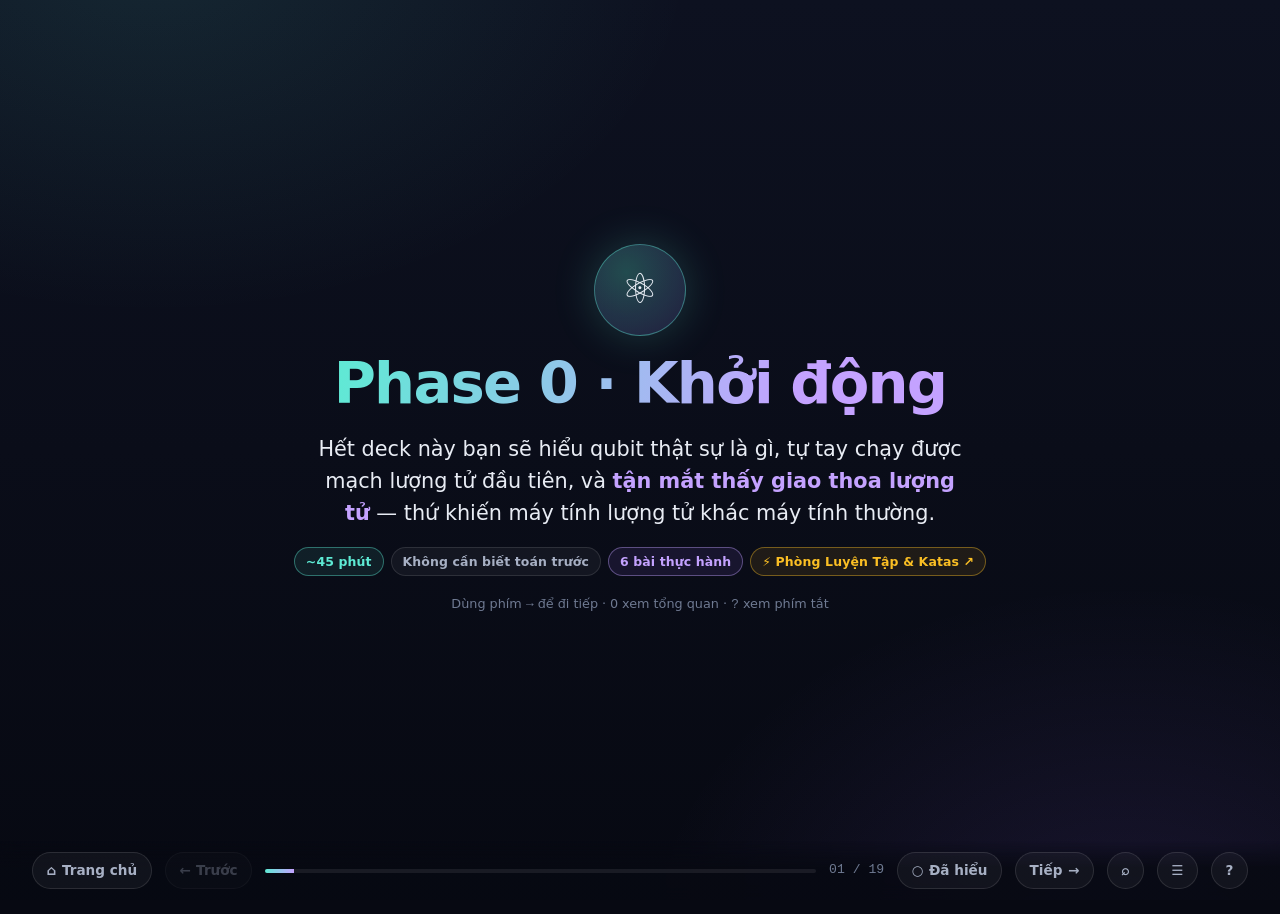
<file: slides/phase0.html>
<!DOCTYPE html>
<html lang="vi">
<head>
<meta charset="UTF-8">
<meta name="viewport" content="width=device-width, initial-scale=1.0">
<title>Phase 0 — Khởi động · Quantum Zero→Hero</title>
<link rel="stylesheet" href="assets/theme.css">
</head>
<body data-deck="phase0">
<div class="deck">

<!-- ══ 1 ══════════════════════════════════════════════════════════════════ -->
<div class="slide" data-part="Mở đầu" data-title="Phase 0 — Khởi động">
  <div class="wrap hero">
    <div class="orb">⚛</div>
    <h1>Phase 0 · Khởi động</h1>
    <p class="lead" style="max-width:660px">Hết deck này bạn sẽ hiểu qubit thật sự là gì, tự tay chạy được mạch lượng tử đầu tiên, và <em class="q">tận mắt thấy giao thoa lượng tử</em> — thứ khiến máy tính lượng tử khác máy tính thường.</p>
    <div class="row" style="justify-content:center;gap:0.45rem;flex-wrap:wrap">
      <span class="chip cyan">~45 phút</span>
      <span class="chip">Không cần biết toán trước</span>
      <span class="chip violet">6 bài thực hành</span>
      <a class="chip amber" href="practice.html" target="_blank" style="text-decoration:none">⚡ Phòng Luyện Tập &amp; Katas ↗</a>
    </div>
    <p class="kbd-hint">Dùng phím <kbd>→</kbd> để đi tiếp · <kbd>O</kbd> xem tổng quan · <kbd>?</kbd> xem phím tắt</p>
  </div>
</div>

<!-- ══ 2 ══════════════════════════════════════════════════════════════════ -->
<div class="slide" data-title="Bạn sẽ đi qua cái gì">
  <div class="wrap">
    <h2><span class="k">01</span> Bản đồ 45 phút tới</h2>
    <div class="grid-2">
      <div class="card">
        <h3>Phần 1 · Bỏ 3 hiểu lầm</h3>
        <p>Ba câu nói phổ biến về lượng tử mà nếu tin, bạn sẽ hiểu sai mọi thứ về sau.</p>
      </div>
      <div class="card">
        <h3>Phần 2 · Một qubit</h3>
        <p>Biên độ, xác suất, đo lường. Rồi thí nghiệm <b>H → H</b> chứng minh lượng tử ≠ ngẫu nhiên.</p>
      </div>
      <div class="card">
        <h3>Phần 3 · Hai qubit</h3>
        <p>CNOT, entanglement, trạng thái Bell — và vì sao nó <b>không</b> truyền tin nhanh hơn ánh sáng.</p>
      </div>
      <div class="card">
        <h3>Phần 4 · Vào việc</h3>
        <p>Tài khoản IBM Quantum, công cụ trực quan Quirk, và bật hệ thống 350 kata.</p>
      </div>
    </div>
    <div class="note"><b>Cách dùng deck này:</b> gặp khối <span class="chip cyan">Thực hành</span> thì dừng lại làm thật, đừng đọc lướt. Toàn bộ giá trị của deck nằm ở đó.</div>
  </div>
</div>

<!-- ══ 3 ══════════════════════════════════════════════════════════════════ -->
<div class="slide" data-part="Phần 1 · Dọn đường" data-title="3 hiểu lầm phải bỏ ngay">
  <div class="wrap">
    <h2><span class="k">02</span> Ba hiểu lầm phải bỏ trước khi bắt đầu</h2>
    <div class="grid-2">
      <div class="card bad frag">
        <h3>✗ "Qubit vừa là 0 vừa là 1"</h3>
        <p>Câu này nghe hay nhưng dẫn tới hiểu sai. Qubit ở <b>một trạng thái xác định</b> — trạng thái đó được mô tả bởi <b>hai số phức</b>. Chỉ khi <em class="q">đo</em>, bạn mới nhận được 0 hoặc 1.</p>
      </div>
      <div class="card bad frag">
        <h3>✗ "Máy lượng tử thử mọi khả năng cùng lúc"</h3>
        <p>Nếu đúng vậy thì nó giải được mọi bài NP — không phải thế. Một mạch <i>có</i> chạm tới 2<sup>n</sup> biên độ, nhưng khi đo bạn chỉ lấy ra <b>một</b> kết quả. Tốc độ đến từ <b>giao thoa</b>: triệt tiêu đáp án sai, khuếch đại đáp án đúng.</p>
      </div>
      <div class="card bad frag">
        <h3>✗ "Phải có bằng PhD Vật lý"</h3>
        <p>Lập trình lượng tử ở mức này là <b>đại số tuyến tính với số phức</b>, không phải vật lý. Nếu bạn nhân được ma trận 2×2, bạn đủ vốn để bắt đầu.</p>
      </div>
    </div>
    <div class="note">Giữ lại đúng một câu: <b>lượng tử mạnh là nhờ giao thoa, không phải nhờ song song.</b> Slide 09 sẽ cho bạn thấy tận mắt.</div>
  </div>
</div>

<!-- ══ 4 ══════════════════════════════════════════════════════════════════ -->
<div class="slide" data-title="Môi trường của bạn">
  <div class="wrap">
    <h2><span class="k">03</span> Môi trường đã sẵn sàng</h2>
    <p>Máy bạn đã có sẵn một virtualenv tên <code>quantum-env</code> với đầy đủ đồ nghề. Không cần cài lại gì.</p>
    <div class="grid-3">
      <div class="card"><h3>Python 3.11.8</h3><p class="tiny">Đủ cho cả PennyLane ở Phase 4 (yêu cầu ≥ 3.11)</p></div>
      <div class="card"><h3>Qiskit 2.5.1</h3><p class="tiny">Bản mới nhất, core đang được viết lại bằng Rust</p></div>
      <div class="card"><h3>Aer 0.17.2</h3><p class="tiny">Simulator chạy local, nhanh</p></div>
      <div class="card"><h3>NumPy 2.4.6</h3><p class="tiny">Qiskit 2.5 bắt buộc NumPy ≥ 2.0</p></div>
      <div class="card"><h3>JupyterLab 4.6</h3><p class="tiny">Khi cần notebook để thí nghiệm</p></div>
      <div class="card"><h3>matplotlib + pylatexenc</h3><p class="tiny">Để vẽ được mạch cho đẹp</p></div>
    </div>

    <div class="ex">
      <div class="ex-head"><span class="ex-tag">Thực hành 0.1</span><span class="ex-title">Kiểm tra môi trường</span><span class="chip">2 phút</span></div>
      <div class="ex-body">
        <p>Mở Terminal, chạy đúng hai dòng này. Nếu in ra số phiên bản là xong.</p>
        <div class="code-head"><div class="dots"><i></i><i></i><i></i></div><span>Terminal</span></div>
<pre class="code" data-lang="bash">source ~/quantum-env/bin/activate
python -c "import qiskit, qiskit_aer; print(qiskit.__version__, qiskit_aer.__version__)"</pre>
        <p class="tiny">Dấu hiệu đúng: dòng đầu prompt có <code>(quantum-env)</code>, và output là <code>2.5.1 0.17.2</code>.</p>
      </div>
      <details class="reveal"><summary>Nếu lệnh báo lỗi</summary>
        <div class="reveal-in">
          <p><code>no such file or directory</code> → env nằm chỗ khác, tìm bằng: <code>ls -d ~/*env*</code></p>
          <p><code>command not found: python</code> → bạn chưa activate. Chạy lại dòng <code>source</code>.</p>
          <p>Muốn khỏi gõ <code>source</code> mỗi lần: thêm alias vào <code>~/.zshrc</code> → <code>alias qenv="source ~/quantum-env/bin/activate"</code></p>
        </div>
      </details>
    </div>
  </div>
</div>

<!-- ══ 5 ══════════════════════════════════════════════════════════════════ -->
<div class="slide" data-part="Phần 2 · Một qubit" data-title="Bit vs Qubit">
  <div class="wrap">
    <h2><span class="k">04</span> Bit cổ điển và qubit khác nhau ở đâu</h2>
    <div class="grid-2">
      <div class="card">
        <h3>Bit cổ điển</h3>
        <p>Mô tả bằng <b>1 số</b>, và số đó chỉ có 2 giá trị: <code>0</code> hoặc <code>1</code>.</p>
        <p>Muốn biết nó là gì? Đọc. Đọc bao nhiêu lần cũng ra kết quả cũ, và đọc không làm nó đổi.</p>
      </div>
      <div class="card">
        <h3>Qubit</h3>
        <p>Mô tả bằng <b>2 số phức</b> gọi là <em class="q">biên độ</em>:</p>
        <p style="font-family:var(--mono);font-size:1.1rem;color:var(--cyan);text-align:center;padding:.5rem 0">|ψ⟩ = α|0⟩ + β|1⟩</p>
        <p>Đọc nó (=<b>đo</b>) chỉ trả về 0 hoặc 1 — và <b>phá huỷ</b> α, β vĩnh viễn.</p>
      </div>
    </div>

    <div class="card info">
      <h3>Quy tắc quan trọng nhất toàn bộ lượng tử — Born rule</h3>
      <p style="font-size:1.15rem;text-align:center;font-family:var(--mono);color:var(--text);line-height:1.9">P(đo ra 0) = |α|²<br>P(đo ra 1) = |β|²</p>
      <p>Vì tổng xác suất phải bằng 1, luôn có ràng buộc <code>|α|² + |β|² = 1</code>. Mọi trạng thái hợp lệ đều nằm trên ràng buộc này.</p>
    </div>

    <div class="note"><b>Chú ý chữ "phức":</b> α và β có thể âm, thậm chí có phần ảo. Đây <em class="q">không</em> phải chi tiết kỹ thuật vụn vặt — nó chính là chỗ sức mạnh lượng tử nằm. Slide 08 nói kỹ.</div>
  </div>
</div>

<!-- ══ NEW · bàn thí nghiệm 1 qubit ═══════════════════════════════════════ -->
<div class="slide" data-title="🔬 Bàn thí nghiệm · một qubit">
  <div class="wrap wide">
    <h2><span class="k">05</span> 🔬 Bàn thí nghiệm — nghịch ngay trong slide</h2>
    <p>Khối bên dưới là một <b>simulator state-vector thật</b>, chạy bằng JavaScript ngay trong trình duyệt này — không cần mạng, không cần Python. Bấm một cổng ở bảng dưới để thêm vào mạch; bấm vào cổng trong mạch để xoá nó.</p>

    <div class="qlab" data-n="1" data-gates="H0" data-shots="1024"
         data-title="Một qubit — mạch tuỳ bạn"
         data-goal="Thử: bấm H hai lần rồi nhìn cột xác suất. Bấm X. Bấm Z (xem cái gì đổi, cái gì không). Rồi bấm ▶ đo 1024 lần."></div>

    <div class="grid-3">
      <div class="card frag">
        <h3>Cột "biên độ"</h3>
        <p class="tiny">Chính là α và β. Đây là thứ <b>thật sự</b> mô tả qubit. Máy thật không cho bạn xem cột này — chỉ simulator mới cho.</p>
      </div>
      <div class="card frag">
        <h3>Cột "pha" — cái đĩa nhỏ</h3>
        <p class="tiny">Kim chỉ hướng của số phức. Kim sang phải = dấu dương, sang trái = dấu âm. <b>Xác suất không đổi khi kim quay</b> — nhưng giao thoa thì đổi.</p>
      </div>
      <div class="card frag">
        <h3>Quả cầu Bloch</h3>
        <p class="tiny">Mọi trạng thái 1 qubit là một điểm trên mặt cầu này. Đỉnh = <span class="ket">|0⟩</span>, đáy = <span class="ket">|1⟩</span>, xích đạo = các chồng chập 50/50.</p>
        <div style="margin-top:0.35rem"><a class="tiny" href="practice.html#bloch" target="_blank" style="color:var(--cyan);text-decoration:none;font-weight:600">🌐 Mở Quả Cầu Bloch 3D Tương Tác ↗</a></div>
      </div>
    </div>

    <div class="note frag"><b>Ba việc nên làm trước khi sang slide sau:</b> (1) bấm <code>H</code> rồi <code>H</code> — xác suất về đâu? (2) bấm <code>H</code> rồi <code>Z</code> — cột xác suất có đổi không, cột pha có đổi không? (3) bấm <code>Rx</code> với các góc khác nhau và nhìn mũi tên Bloch nghiêng dần.</div>

    <div class="notes">Slide này thay cho việc "tin lời giảng viên". Người học tự bấm ra kết quả thì nhớ lâu hơn nhiều. Nếu đang dạy nhóm, cho 3 phút nghịch tự do trước khi đi tiếp.</div>
  </div>
</div>

<!-- ══ 6 ══════════════════════════════════════════════════════════════════ -->
<div class="slide" data-title="Quiz · biên độ">
  <div class="wrap">
    <h2><span class="k">06</span> Kiểm tra nhanh</h2>
    <div class="quiz">
      <span class="q-tag">Quiz 1</span>
      <p class="q-text">Một qubit có α = 0.6 và β = 0.8. Đo 1000 lần thì kỳ vọng ra bao nhiêu lần kết quả <span class="ket">|1⟩</span>?</p>
      <div class="opts">
        <button class="opt">800 lần — vì β = 0.8</button>
        <button class="opt" data-ok="1">640 lần — vì |β|² = 0.64</button>
        <button class="opt">500 lần — đo lúc nào cũng 50/50</button>
        <button class="opt">Không đoán được, hoàn toàn ngẫu nhiên</button>
      </div>
      <div class="why"><b>|β|² = 0.8² = 0.64</b> → khoảng 640 lần. Biên độ <em class="q">không</em> phải xác suất; bình phương độ lớn của nó mới là xác suất. Kiểm tra: 0.6² + 0.8² = 0.36 + 0.64 = 1 ✓</div>
    </div>

    <div class="quiz">
      <span class="q-tag">Quiz 2</span>
      <p class="q-text">Trạng thái nào <b>không</b> hợp lệ?</p>
      <div class="opts">
        <button class="opt">α = <span class="frac"><span class="num">1</span><span class="den">√2</span></span>, β = −<span class="frac"><span class="num">1</span><span class="den">√2</span></span></button>
        <button class="opt">α = 0, β = 1</button>
        <button class="opt" data-ok="1">α = 0.5, β = 0.5</button>
        <button class="opt">α = <span class="frac"><span class="num">1</span><span class="den">√2</span></span>, β = <span class="frac"><span class="num">i</span><span class="den">√2</span></span></button>
      </div>
      <div class="why">0.5² + 0.5² = 0.5 ≠ 1 → chưa chuẩn hoá, không hợp lệ. Ba đáp án kia đều thoả |α|² + |β|² = 1 (lưu ý |<span class="frac"><span class="num">i</span><span class="den">√2</span></span>|² = <span class="frac"><span class="num">1</span><span class="den">2</span></span>, phần ảo vẫn tính bình thường).</div>
    </div>
  </div>
</div>

<!-- ══ 7 ══════════════════════════════════════════════════════════════════ -->
<div class="slide" data-title="Cổng lượng tử = phép quay">
  <div class="wrap">
    <h2><span class="k">07</span> Cổng lượng tử là phép quay, không phải if/else</h2>
    <p>Trong lập trình thường, bạn <b>gán</b> giá trị. Trong lượng tử, bạn chỉ được <b>xoay</b> vector trạng thái — mọi cổng đều là ma trận unitary, nghĩa là <em class="q">luôn đảo ngược được</em>.</p>

    <div class="grid-3">
      <div class="card">
        <h3>X — lật bit</h3>
        <p class="tiny">Đổi chỗ α và β. Chính là cổng NOT.</p>
        <p class="ket">|0⟩ → |1⟩</p>
      </div>
      <div class="card">
        <h3>Z — lật dấu</h3>
        <p class="tiny">Giữ nguyên α, đổi dấu β. Xác suất <b>không đổi</b> chút nào.</p>
        <p class="ket">|1⟩ → −|1⟩</p>
      </div>
      <div class="card">
        <h3>H — Hadamard</h3>
        <p class="tiny">Máy tạo chồng chập. Cổng bạn sẽ dùng nhiều nhất.</p>
        <p class="ket">|0⟩ → <span class="frac"><span class="num">|0⟩ + |1⟩</span><span class="den">√2</span></span></p>
      </div>
    </div>

    <div class="card warn">
      <h3>Cổng Z gây khó chịu — và đó là điểm mấu chốt</h3>
      <p>Z biến <span class="ket">|1⟩</span> thành <span class="ket">−|1⟩</span>. Xác suất đo hoàn toàn không đổi (|−β|² = |β|²). Vậy nó có tác dụng gì?</p>
      <p><b>Không tác dụng gì — cho tới khi bạn cho nó giao thoa với một nhánh khác.</b> Đây chính là cách mọi thuật toán lượng tử hoạt động: dùng pha để đánh dấu, rồi dùng giao thoa để biến dấu thành xác suất.</p>
    </div>
  </div>
</div>

<!-- ══ 8 ══════════════════════════════════════════════════════════════════ -->
<div class="slide" data-title="Thực hành · cổng H">
  <div class="wrap">
    <h2><span class="k">08</span> Mạch đầu tiên của bạn</h2>
    <div class="circ">
      <div class="wire"><span class="lbl">q₀</span><span class="ln"></span><span class="g">H</span><span class="ln"></span><span class="m">📊</span><span class="ln"></span></div>
    </div>
    <p>Đọc mạch từ <b>trái sang phải</b> như dòng thời gian: qubit bắt đầu ở <span class="ket">|0⟩</span>, đi qua cổng H, rồi bị đo.</p>

    <div class="ex">
      <div class="ex-head">
        <span class="ex-tag">Thực hành 0.2</span>
        <span class="ex-title">Chạy cổng H và đếm kết quả</span>
        <span class="chip">5 phút</span>
        <a class="tiny" href="practice.html#ch-1" target="_blank" style="color:var(--cyan);text-decoration:none;margin-left:auto;font-weight:600">⚡ Thử trên web (Mini-Kata 1) ↗</a>
      </div>
      <div class="ex-body">
        <p>Tạo file <code>h_test.py</code> rồi chạy <code>python h_test.py</code>:</p>
        <div class="code-head"><div class="dots"><i></i><i></i><i></i></div><span>h_test.py</span></div>
<pre class="code" data-lang="python">from qiskit import QuantumCircuit
from qiskit_aer.primitives import SamplerV2

qc = QuantumCircuit(1)
qc.h(0)              # đưa qubit vào chồng chập
qc.measure_all()

sampler = SamplerV2()
result = sampler.run([qc], shots=4096).result()
print(result[0].data.meas.get_counts())
print(qc.draw("text"))</pre>
        <p><b>Câu hỏi trước khi chạy:</b> bạn đoán ra gì? Ghi con số ra giấy rồi mới chạy.</p>
      </div>
      <details class="reveal"><summary>Kết quả thật (mình đã chạy sẵn)</summary>
        <div class="reveal-in">
          <div class="bars">
            <div class="b"><span class="k">|0⟩</span><span class="track"><span class="fill" data-w="51"></span></span><span class="v">2086</span></div>
            <div class="b"><span class="k">|1⟩</span><span class="track"><span class="fill" data-w="49"></span></span><span class="v">2010</span></div>
          </div>
          <p class="tiny">Số của bạn sẽ lệch vài chục — đó là dao động thống kê bình thường, không phải bug.</p>
        </div>
      </details>
    </div>

    <div class="note">Tới đây một cổng H trông y hệt <code>random.randint(0,1)</code>. Slide sau phá vỡ ấn tượng đó.</div>
  </div>
</div>

<!-- ══ 9 ══════════════════════════════════════════════════════════════════ -->
<div class="slide" data-title="⭐ Thí nghiệm quan trọng nhất deck">
  <div class="wrap wide">
    <h2><span class="k">09</span> ⭐ Thí nghiệm chứng minh lượng tử ≠ ngẫu nhiên</h2>
    <p class="lead">Nếu H chỉ là "tung đồng xu", thì tung hai lần vẫn phải ra 50/50. Hãy thử.</p>

    <div class="grid-3">
      <div class="card frag">
        <div class="circ sm"><div class="wire"><span class="lbl">q₀</span><span class="ln"></span><span class="g">H</span><span class="ln"></span><span class="m">📊</span></div></div>
        <h3>A · Một cổng H</h3>
        <div class="bars">
          <div class="b"><span class="k">0</span><span class="track"><span class="fill" data-w="51"></span></span><span class="v">51%</span></div>
          <div class="b"><span class="k">1</span><span class="track"><span class="fill" data-w="49"></span></span><span class="v">49%</span></div>
        </div>
        <p class="tiny">Ngẫu nhiên như mong đợi.</p>
      </div>

      <div class="card good frag">
        <div class="circ sm"><div class="wire"><span class="lbl">q₀</span><span class="ln"></span><span class="g">H</span><span class="ln"></span><span class="g">H</span><span class="ln"></span><span class="m">📊</span></div></div>
        <h3>B · Hai cổng H liên tiếp</h3>
        <div class="bars">
          <div class="b"><span class="k">0</span><span class="track"><span class="fill" data-w="100"></span></span><span class="v">100%</span></div>
          <div class="b mute"><span class="k">1</span><span class="track"><span class="fill" data-w="0"></span></span><span class="v">0</span></div>
        </div>
        <p class="tiny"><b>4096/4096 lần ra 0.</b> Không một lần nào ra 1.</p>
      </div>

      <div class="card bad frag">
        <div class="circ sm"><div class="wire"><span class="lbl">q₀</span><span class="ln"></span><span class="g">H</span><span class="ln"></span><span class="m">📊</span><span class="ln"></span><span class="g">H</span><span class="ln"></span><span class="m">📊</span></div></div>
        <h3>C · H, <b>đo</b>, rồi H</h3>
        <div class="bars">
          <div class="b"><span class="k">0</span><span class="track"><span class="fill" data-w="50"></span></span><span class="v">50%</span></div>
          <div class="b"><span class="k">1</span><span class="track"><span class="fill" data-w="50"></span></span><span class="v">50%</span></div>
        </div>
        <p class="tiny">Chỉ thêm một phép đo ở giữa — phép màu biến mất.</p>
      </div>
    </div>

    <div class="card info frag">
      <h3>Đọc kết quả này thế nào</h3>
      <p><b>B chứng minh H không phải bộ tạo số ngẫu nhiên.</b> Sau H đầu tiên, qubit ở trạng thái <span class="ket"><span class="frac"><span class="num">|0⟩ + |1⟩</span><span class="den">√2</span></span></span> — một trạng thái <em class="q">xác định</em>, không phải "đã ngẫu nhiên rồi". H thứ hai làm hai nhánh giao thoa: nhánh dẫn tới <span class="ket">|1⟩</span> bị <b>triệt tiêu</b> (+<span class="frac"><span class="num">1</span><span class="den">2</span></span> và −<span class="frac"><span class="num">1</span><span class="den">2</span></span> cộng lại bằng 0), nhánh dẫn tới <span class="ket">|0⟩</span> được <b>khuếch đại</b>.</p>
      <p><b>C chứng minh đo là thao tác phá huỷ.</b> Phép đo ở giữa ép qubit về 0 hoặc 1 thật sự, xoá mất thông tin pha — nên H thứ hai không còn gì để giao thoa nữa.</p>
      <p style="color:var(--text)"><b>Đây chính là toàn bộ trò chơi:</b> mọi thuật toán lượng tử đều là sắp xếp cho các nhánh sai triệt tiêu nhau và nhánh đúng cộng dồn.</p>
    </div>
  </div>
</div>

<!-- ══ NEW · giao thoa từng bước ═════════════════════════════════════════ -->
<div class="slide" data-title="🔬 Giao thoa xảy ra ở bước nào">
  <div class="wrap wide">
    <h2><span class="k">10</span> 🔬 Bấm từng bước để xem dấu trừ triệt tiêu nhau</h2>
    <p>Mạch dưới đây đã nạp sẵn <code>H</code> rồi <code>H</code>. Dùng hàng nút <b>"xem trạng thái sau bước"</b> để tua: <b>đầu → 1 → 2</b>. Nhìn cột <b>biên độ</b>, đừng chỉ nhìn cột xác suất.</p>

    <div class="qlab" data-n="1" data-gates="H0,H0" data-hide="hist" data-shots="1024"
         data-title="H rồi H — tua từng bước"
         data-goal="Ở bước 1, biên độ của |1⟩ là +0.707. Ở bước 2 nó thành 0. Con số 0 đó không phải 'ít khả năng' — nó là triệt tiêu hoàn toàn."></div>

    <div class="grid-3">
      <div class="card frag">
        <h3>Bước 0 · <span class="ket">|0⟩</span></h3>
        <p class="tiny">Biên độ: <code>[1, 0]</code>. Đo là chắc chắn ra 0.</p>
      </div>
      <div class="card frag">
        <h3>Bước 1 · sau H</h3>
        <p class="tiny">Biên độ: <code>[0.707, 0.707]</code>. Hai nhánh <b>cùng dấu</b>, cùng độ lớn.</p>
      </div>
      <div class="card frag">
        <h3>Bước 2 · sau H thứ hai</h3>
        <p class="tiny">Biên độ: <code>[1, 0]</code>. Nhánh <span class="ket">|1⟩</span> nhận được +0.5 từ đường này và −0.5 từ đường kia → <b>cộng lại đúng bằng 0</b>.</p>
      </div>
    </div>

    <div class="card info frag">
      <h3>Vì sao là −0.5 chứ không phải +0.5?</h3>
      <p>Ma trận H là <code>[[1,1],[1,−1]]/√2</code>. Cái dấu trừ ở ô cuối chính là toàn bộ câu chuyện: khi nhánh <span class="ket">|1⟩</span> đi qua H lần hai, nó bị nhân với −1/√2. Nhánh <span class="ket">|0⟩</span> thì nhân với +1/√2. Hai nhánh gặp nhau tại <span class="ket">|1⟩</span> và giết nhau.</p>
      <p><b>Cộng xác suất thì không bao giờ ra 0.</b> 0.5 + 0.5 = 1, không thể triệt tiêu. Chỉ vì ta cộng <em class="q">biên độ</em> (có dấu) trước rồi mới bình phương, mới có chuyện triệt tiêu. Đây là khác biệt duy nhất giữa lượng tử và xác suất cổ điển.</p>
    </div>

    <div class="quiz frag">
      <span class="q-tag">Quiz</span>
      <p class="q-text">Trong widget trên, thêm cổng <code>Z</code> vào <b>giữa</b> hai cổng H (mạch thành H · Z · H). Đo ra gì?</p>
      <div class="opts">
        <button class="opt" data-why="Z không đổi xác suất khi đứng một mình, nhưng ở đây nó đứng giữa hai cổng H — nó đổi cái sẽ giao thoa ở bước sau.">Vẫn 100% ra 0, vì Z không đổi xác suất</button>
        <button class="opt" data-ok="1" data-why="Z lật dấu nhánh |1⟩, nên ở H thứ hai hai nhánh đổi vai: nhánh |0⟩ triệt tiêu, nhánh |1⟩ cộng dồn. H·Z·H = X, đúng bằng cổng NOT.">100% ra 1 — vì H·Z·H chính là cổng X</button>
        <button class="opt" data-why="50/50 là kết quả khi pha bị phá huỷ (ví dụ có phép đo chen giữa). Ở đây không có phép đo nào.">50/50, vì thêm cổng thì thêm ngẫu nhiên</button>
      </div>
      <div class="why">Tự kiểm chứng luôn: bấm <code>H</code>, <code>Z</code>, <code>H</code> ở widget phía trên. Đây là ví dụ nhỏ nhất của <b>toàn bộ nghề lập trình lượng tử</b> — dùng pha để đánh dấu, dùng H để biến dấu thành kết quả đo được.</div>
    </div>

    <div class="notes">Nếu chỉ giữ lại một slide trong cả deck này thì giữ slide này. Ai hiểu được "cộng biên độ có dấu rồi mới bình phương" là đã qua được rào cản khái niệm lớn nhất.</div>
  </div>
</div>

<!-- ══ 10 ═════════════════════════════════════════════════════════════════ -->
<div class="slide" data-title="Thực hành · tự chạy giao thoa">
  <div class="wrap">
    <h2><span class="k">11</span> Tự tay dựng lại thí nghiệm đó</h2>
    <div class="ex">
      <div class="ex-head">
        <span class="ex-tag">Thực hành 0.3</span>
        <span class="ex-title">Ba mạch, ba kết quả</span>
        <span class="chip">10 phút</span>
        <a class="tiny" href="practice.html#ch-7" target="_blank" style="color:var(--cyan);text-decoration:none;margin-left:auto;font-weight:600">⚡ Thử mạch H·H = I (Mini-Kata 7) ↗</a>
      </div>
      <div class="ex-body">
        <p>Chạy file này. <b>Đừng đọc kết quả trước</b> — hãy đoán từng dòng rồi so.</p>
        <div class="code-head"><div class="dots"><i></i><i></i><i></i></div><span>giao_thoa.py</span></div>
<pre class="code" data-lang="python">from qiskit import QuantumCircuit, QuantumRegister, ClassicalRegister
from qiskit_aer.primitives import SamplerV2

sampler = SamplerV2()

def dem(qc, shots=4096):
    return sampler.run([qc], shots=shots).result()[0].data

# A — một cổng H
a = QuantumCircuit(1); a.h(0); a.measure_all()
print("A  H      ->", dem(a).meas.get_counts())

# B — hai cổng H liên tiếp
b = QuantumCircuit(1); b.h(0); b.h(0); b.measure_all()
print("B  H,H    ->", dem(b).meas.get_counts())

# C — H, đo giữa chừng, rồi H
q    = QuantumRegister(1, "q")
giua = ClassicalRegister(1, "giua")
cuoi = ClassicalRegister(1, "cuoi")
c = QuantumCircuit(q, giua, cuoi)
c.h(0); c.measure(0, giua[0]); c.h(0); c.measure(0, cuoi[0])
print("C  H,đo,H ->", dict(dem(c).cuoi.get_counts()))</pre>
      </div>
      <details class="reveal"><summary>Kết quả đúng để đối chiếu</summary>
        <div class="reveal-in">
<pre class="code" data-lang="text">A  H      -> {'0': 2086, '1': 2010}
B  H,H    -> {'0': 4096}
C  H,đo,H -> {'1': 2042, '0': 2054}</pre>
          <p class="tiny">B phải ra <b>đúng</b> 4096 cho '0' và không có key '1'. Nếu bạn thấy vài shot ra '1' thì bạn đang chạy trên phần cứng thật chứ không phải simulator.</p>
        </div>
      </details>
      <details class="reveal"><summary>Thử thêm: nghịch cho hiểu sâu</summary>
        <div class="reveal-in">
          <ul>
            <li>Thêm <code>z</code> vào giữa hai cổng H: <code>qc.h(0); qc.z(0); qc.h(0)</code> → đoán xem ra gì? (gợi ý: H·Z·H = X)</li>
            <li>Thay Z bằng <code>s</code> rồi <code>t</code> — quan sát tỉ lệ đổi dần thế nào.</li>
            <li>Ba cổng H liên tiếp thì sao?</li>
          </ul>
        </div>
      </details>
    </div>
  </div>
</div>

<!-- ══ 11 ═════════════════════════════════════════════════════════════════ -->
<div class="slide" data-title="Pha: |+⟩ và |−⟩">
  <div class="wrap">
    <h2><span class="k">12</span> Hai trạng thái trông giống hệt nhau khi đo</h2>
    <div class="grid-2">
      <div class="card">
        <h3><span class="ket">|+⟩</span> = H|0⟩</h3>
<pre class="code" data-lang="text">[0.707+0j,  0.707+0j]</pre>
        <p>Đo → 50% ra 0, 50% ra 1</p>
      </div>
      <div class="card">
        <h3><span class="ket">|−⟩</span> = H|1⟩ = H·X|0⟩</h3>
<pre class="code" data-lang="text">[0.707+0j, -0.707+0j]</pre>
        <p>Đo → 50% ra 0, 50% ra 1</p>
      </div>
    </div>

    <div class="card warn">
      <h3>Đo thì không phân biệt được — nhưng chúng là hai trạng thái khác nhau</h3>
      <p>Chỉ khác nhau <b>một dấu trừ</b>. Bằng phép đo tiêu chuẩn, không cách nào phân biệt. Nhưng cho cả hai đi qua thêm một cổng H:</p>
      <div class="row" style="margin-top:.3rem">
        <span class="chip green">H|+⟩ = |0⟩ (100%)</span>
        <span class="chip rose">H|−⟩ = |1⟩ (100%)</span>
      </div>
      <p style="margin-top:.4rem">Giao thoa đã <b>biến pha ẩn thành kết quả đo được</b>. Đây là mẫu hình lặp lại trong mọi thuật toán bạn sắp học: <em class="q">giấu đáp án vào pha → dùng H để lộ nó ra</em>.</p>
    </div>

    <div class="quiz">
      <span class="q-tag">Quiz 3</span>
      <p class="q-text">Bạn nhận được một qubit, được cho biết nó là <span class="ket">|+⟩</span> hoặc <span class="ket">|−⟩</span>. Làm sao biết chắc nó là cái nào?</p>
      <div class="opts">
        <button class="opt">Đo nó nhiều lần rồi xem tỉ lệ</button>
        <button class="opt" data-ok="1">Cho qua cổng H rồi mới đo — ra 0 là |+⟩, ra 1 là |−⟩</button>
        <button class="opt">Không thể, hai trạng thái đó giống hệt nhau</button>
        <button class="opt">Đo phần ảo của biên độ</button>
      </div>
      <div class="why">Đo trực tiếp luôn ra 50/50 với cả hai nên vô ích — và bạn chỉ có <b>một</b> qubit, đo một lần là mất. Cách đúng là đổi hệ quy chiếu đo bằng H trước, khi đó kết quả trở nên xác định 100%.</div>
    </div>
  </div>
</div>

<!-- ══ NEW · Bloch sphere ════════════════════════════════════════════════ -->
<div class="slide" data-title="Quả cầu Bloch — bản đồ 1 qubit">
  <div class="wrap wide">
    <h2><span class="k">13</span> Quả cầu Bloch — cái bản đồ để khỏi lạc</h2>
    <p>Một qubit có 2 số phức = 4 số thực. Trừ đi ràng buộc chuẩn hoá và pha toàn cục vô nghĩa, còn lại đúng <b>2 bậc tự do</b> — vừa đủ để vẽ thành một điểm trên mặt cầu.</p>

    <div class="grid-2">
      <div class="card">
        <h3>Đọc quả cầu thế nào</h3>
        <ul>
          <li><b>Đỉnh (z = +1)</b> = <span class="ket">|0⟩</span>, <b>đáy (z = −1)</b> = <span class="ket">|1⟩</span></li>
          <li><b>Xích đạo</b> = mọi trạng thái đo ra 50/50. <span class="ket">|+⟩</span> ở phía +x, <span class="ket">|−⟩</span> ở phía −x</li>
          <li><b>Mọi cổng 1 qubit đều là một phép quay</b> quanh một trục nào đó. X quay 180° quanh trục x, Z quay 180° quanh z, H quay 180° quanh trục chéo x+z</li>
          <li>Cổng <code>Rx(θ)</code>, <code>Ry(θ)</code>, <code>Rz(θ)</code> là "quay θ độ quanh trục đó" — đúng nghĩa đen</li>
        </ul>
      </div>
      <div class="card warn">
        <h3>Chỗ quả cầu Bloch đánh lừa bạn</h3>
        <p><span class="ket">|0⟩</span> và <span class="ket">|1⟩</span> vuông góc với nhau <em class="q">về mặt toán</em>, nhưng trên quả cầu chúng ở hai cực đối nhau (180°). Góc trên quả cầu = <b>gấp đôi</b> góc thật trong không gian trạng thái.</p>
        <p class="tiny">Và quan trọng: quả cầu Bloch <b>chỉ vẽ được cho 1 qubit</b>. Từ 2 qubit trở lên, nếu có vướng víu thì mỗi qubit riêng lẻ không còn là điểm trên mặt cầu nữa — nó nằm <em class="q">bên trong</em> quả cầu. Đó chính là dấu hiệu của vướng víu.</p>
      </div>
    </div>

    <div class="qlab" data-n="1" data-gates="" data-hide="hist" data-shots="1024"
         data-title="Quay thử — nhìn mũi tên di chuyển"
         data-goal="Kéo thanh góc về π/4 rồi bấm Ry nhiều lần: mũi tên bò dần từ cực bắc xuống xích đạo, xác suất trượt dần từ 100/0 sang 50/50. Đây là toàn bộ ý nghĩa của 'quay'."></div>

    <div class="note frag">Bạn sẽ gặp lại quả cầu này ở Quirk và ở hàm <code>plot_bloch_multivector()</code> của Qiskit. Ở Phase 1 bạn sẽ tự tính ra 3 toạ độ x, y, z này từ α và β.</div>
  </div>
</div>

<!-- ══ 12 ═════════════════════════════════════════════════════════════════ -->
<div class="slide" data-part="Phần 3 · Nhiều qubit" data-title="Nhiều qubit">
  <div class="wrap">
    <h2><span class="k">14</span> Thêm qubit thì trạng thái phình theo hàm mũ</h2>
    <div class="table-scroll">
      <table class="t">
        <tr><th>Số qubit</th><th>Số biên độ cần lưu</th><th>Bộ nhớ (complex128)</th><th>Ghi chú</th></tr>
        <tr><td>1</td><td>2</td><td>32 B</td><td>α, β</td></tr>
        <tr><td>10</td><td>1 024</td><td>16 KB</td><td>chạy trên đồng hồ thông minh cũng được</td></tr>
        <tr><td>20</td><td>1 048 576</td><td>16 MB</td><td>thoải mái trên laptop</td></tr>
        <tr><td>30</td><td>~10⁹</td><td>16 GB</td><td>bắt đầu chạm trần RAM máy bạn</td></tr>
        <tr><td>50</td><td>~10¹⁵</td><td>16 PB</td><td>không siêu máy tính nào chứa nổi</td></tr>
        <tr><td>300</td><td>2³⁰⁰</td><td>—</td><td>nhiều hơn số nguyên tử trong vũ trụ quan sát được</td></tr>
      </table>
    </div>
    <div class="note"><b>Đây là lý do người ta muốn máy tính lượng tử.</b> Mô phỏng n qubit bằng máy thường tốn 2ⁿ bộ nhớ; còn một máy lượng tử n qubit chỉ cần… n qubit. Cũng chính là lý do simulator bạn viết ở Phase 1 sẽ dừng ở khoảng 25–28 qubit.</div>

    <div class="card">
      <h3>Ký hiệu 2 qubit</h3>
      <p>Với 2 qubit có 4 biên độ, ứng với 4 khả năng khi đo:</p>
      <p style="font-family:var(--mono);color:var(--cyan);text-align:center;font-size:1.05rem">|ψ⟩ = α₀₀|00⟩ + α₀₁|01⟩ + α₁₀|10⟩ + α₁₁|11⟩</p>
      <p class="tiny">Trong Qiskit, chuỗi <code>"01"</code> nghĩa là <b>q₁=0, q₀=1</b> — bit phải nhất là qubit 0. Quy ước little-endian này gây nhầm lẫn nhiều nhất khi mới học; Phase 1 sẽ nói kỹ.</p>
    </div>
  </div>
</div>

<!-- ══ 13 ═════════════════════════════════════════════════════════════════ -->
<div class="slide" data-title="CNOT & Bell state">
  <div class="wrap">
    <h2><span class="k">15</span> CNOT và trạng thái Bell</h2>
    <p><b>CNOT</b> = lật qubit đích, <em class="q">nhưng chỉ khi</em> qubit điều khiển đang là 1. Đơn giản đến mức tưởng vô hại — cho tới khi qubit điều khiển đang ở chồng chập.</p>

    <div class="circ">
      <div class="wire"><span class="lbl">q₀</span><span class="ln"></span><span class="g">H</span><span class="ln"></span><span class="ctrl vlink"><b></b></span><span class="ln"></span><span class="m">📊</span></div>
      <div class="wire"><span class="lbl">q₁</span><span class="ln"></span><span class="ln" style="flex:1 1 34px"></span><span class="ln"></span><span class="targ"><b>⊕</b></span><span class="ln"></span><span class="m">📊</span></div>
    </div>

    <div class="grid-2">
      <div class="card">
        <h3>Diễn biến từng bước</h3>
        <ul>
          <li>Bắt đầu: <span class="ket">|00⟩</span></li>
          <li>Sau H trên q₀: <span class="ket"><span class="frac"><span class="num">|00⟩ + |10⟩</span><span class="den">√2</span></span></span></li>
          <li>Sau CNOT (q₀ điều khiển, q₁ đích): nhánh <span class="ket">|00⟩</span> giữ nguyên (q₀ = 0), nhánh <span class="ket">|10⟩</span> bị lật thành <span class="ket">|11⟩</span> (q₀ = 1)</li>
          <li>Kết quả: <span class="ket">|Φ⁺⟩ = <span class="frac"><span class="num">|00⟩ + |11⟩</span><span class="den">√2</span></span></span></li>
        </ul>
      </div>
      <div class="card good">
        <h3>Vì sao đây là entanglement</h3>
        <p>Trạng thái này <b>không tách được</b> thành "q₀ thế này, q₁ thế kia". Không tồn tại cách viết nó dưới dạng tích của hai trạng thái 1-qubit riêng lẻ.</p>
        <p>Hệ quả: đo q₀ ra 0 thì q₁ <b>chắc chắn</b> là 0; ra 1 thì q₁ chắc chắn là 1 — dù hai qubit cách nhau bao xa.</p>
      </div>
    </div>
    <p class="tiny">Chỉ có <span class="ket">|00⟩</span> và <span class="ket">|11⟩</span>; <span class="ket">|01⟩</span> và <span class="ket">|10⟩</span> có biên độ bằng 0 — về nguyên tắc <b>không bao giờ</b> xuất hiện trên simulator.</p>
  </div>
</div>

<!-- ══ NEW · bàn thí nghiệm 2 qubit ══════════════════════════════════════ -->
<div class="slide" data-title="🔬 Bàn thí nghiệm · 2 qubit &amp; vướng víu">
  <div class="wrap wide">
    <h2><span class="k">16</span> 🔬 Tự tay tạo vướng víu — và tự tay phá nó</h2>
    <p>Mạch đã nạp sẵn <b>H rồi CNOT</b> = mạch Bell. Dòng chữ dưới bảng biên độ sẽ tự báo khi hai qubit <b>đang vướng víu</b>.</p>

    <div class="qlab" data-n="2" data-gates="H0,CX0-1" data-shots="1024"
         data-title="Mạch Bell — và mọi biến thể của nó"
         data-goal="Bốn thí nghiệm: (1) xoá CNOT đi — còn vướng víu không? (2) thêm X lên q0 trước H → được |Φ⁻⟩ hay |Ψ⁺⟩? (3) đổi CNOT thành CZ. (4) thêm cổng M (đo giữa mạch) rồi xem chuyện gì xảy ra."></div>

    <div class="grid-2">
      <div class="card good frag">
        <h3>Dấu hiệu vướng víu trên bảng biên độ</h3>
        <p>Chỉ <span class="ket">|00⟩</span> và <span class="ket">|11⟩</span> có biên độ; <span class="ket">|01⟩</span> và <span class="ket">|10⟩</span> <b>đúng bằng 0</b>. Kết quả của hai qubit bị khoá chặt với nhau.</p>
        <p class="tiny">So sánh: xoá CNOT đi, bạn được <span class="ket">|00⟩+|10⟩</span> — q₀ ngẫu nhiên, q₁ luôn là 0. Hai qubit độc lập, <b>không</b> vướng víu.</p>
      </div>
      <div class="card bad frag">
        <h3>Cổng M phá vướng víu như thế nào</h3>
        <p>Thêm cổng <code>M</code> lên q₀ sau CNOT rồi bấm lại vài lần: mỗi lần bảng biên độ sập về <b>một</b> trạng thái duy nhất — <span class="ket">|00⟩</span> hoặc <span class="ket">|11⟩</span>, ngẫu nhiên.</p>
        <p class="tiny">Đây là "sập trạng thái" mà sách hay nói. Không có phép màu: một khi đã đo, chồng chập biến mất vĩnh viễn.</p>
      </div>
    </div>

    <div class="card info frag">
      <h3>Bốn trạng thái Bell — thử tự dựng đủ cả bốn</h3>
      <div class="table-scroll">
        <table class="t">
          <tr><th>Tên</th><th>Trạng thái</th><th>Mạch</th></tr>
          <tr><td><span class="ket">|Φ⁺⟩</span></td><td><span class="ket">(|00⟩ + |11⟩)/√2</span></td><td><code>H(0), CX(0,1)</code></td></tr>
          <tr><td><span class="ket">|Φ⁻⟩</span></td><td><span class="ket">(|00⟩ − |11⟩)/√2</span></td><td><code>H(0), CX(0,1), Z(0)</code></td></tr>
          <tr><td><span class="ket">|Ψ⁺⟩</span></td><td><span class="ket">(|01⟩ + |10⟩)/√2</span></td><td><code>H(0), CX(0,1), X(1)</code></td></tr>
          <tr><td><span class="ket">|Ψ⁻⟩</span></td><td><span class="ket">(|01⟩ − |10⟩)/√2</span></td><td><code>H(0), CX(0,1), X(1), Z(0)</code></td></tr>
        </table>
      </div>
      <p class="tiny">Bốn trạng thái này là "bảng chữ cái" của giao thức lượng tử. Teleportation ở Phase 2 chạy được chính là nhờ phân biệt được bốn cái này.</p>
    </div>

    <div class="notes">Cho người học tự dựng đủ 4 trạng thái Bell là bài tập tốt hơn bất kỳ câu hỏi lý thuyết nào. Ai dựng được |Ψ⁻⟩ là đã hiểu cả CNOT lẫn pha.</div>
  </div>
</div>

<!-- ══ 14 ═════════════════════════════════════════════════════════════════ -->
<div class="slide" data-title="Thực hành · Bell state">
  <div class="wrap">
    <h2><span class="k">17</span> Deliverable của Phase 0</h2>
    <div class="ex">
      <div class="ex-head">
        <span class="ex-tag">Thực hành 0.4</span>
        <span class="ex-title">bell_test.py — bài nộp chính thức</span>
        <span class="chip">10 phút</span>
        <a class="tiny" href="practice.html#ch-3" target="_blank" style="color:var(--cyan);text-decoration:none;margin-left:auto;font-weight:600">⚡ Thử tạo cặp Bell (Mini-Kata 3–5) ↗</a>
      </div>
      <div class="ex-body">
        <div class="code-head"><div class="dots"><i></i><i></i><i></i></div><span>bell_test.py</span></div>
<pre class="code" data-lang="python">from qiskit import QuantumCircuit
from qiskit_aer.primitives import SamplerV2

qc = QuantumCircuit(2)
qc.h(0)              # q0 vào chồng chập
qc.cx(0, 1)          # vướng víu q0 với q1
qc.measure_all()

sampler = SamplerV2()
result = sampler.run([qc], shots=4096).result()
counts = result[0].data.meas.get_counts()

print(counts)        # kỳ vọng: ~50% '00', ~50% '11'
print(qc.draw("text"))</pre>
        <p><b>Tiêu chí đạt:</b> chỉ có key <code>'00'</code> và <code>'11'</code>, mỗi cái ~2048. Tuyệt đối không có <code>'01'</code> hay <code>'10'</code>.</p>
      </div>
      <details class="reveal"><summary>Kết quả thật</summary>
        <div class="reveal-in">
          <div class="bars">
            <div class="b"><span class="k">|00⟩</span><span class="track"><span class="fill" data-w="51"></span></span><span class="v">2097</span></div>
            <div class="b mute"><span class="k">|01⟩</span><span class="track"><span class="fill" data-w="0"></span></span><span class="v">0</span></div>
            <div class="b mute"><span class="k">|10⟩</span><span class="track"><span class="fill" data-w="0"></span></span><span class="v">0</span></div>
            <div class="b"><span class="k">|11⟩</span><span class="track"><span class="fill" data-w="49"></span></span><span class="v">1999</span></div>
          </div>
        </div>
      </details>
    </div>

    <div class="ex">
      <div class="ex-head"><span class="ex-tag">Thực hành 0.5</span><span class="ex-title">Tìm cả 4 trạng thái Bell</span><span class="chip">nâng cao</span></div>
      <div class="ex-body">
        <p>Mạch trên cho ra <span class="ket">|Φ⁺⟩ = <span class="frac"><span class="num">|00⟩ + |11⟩</span><span class="den">√2</span></span></span>. Còn 3 trạng thái Bell nữa. Hãy tìm cách tạo chúng bằng cách chèn thêm <b>đúng một hoặc hai cổng</b> X/Z trước CNOT.</p>
        <p>Kiểm tra bằng <code>Statevector</code> thay vì đo — vì đo không phân biệt được dấu:</p>
<pre class="code" data-lang="python">from qiskit.quantum_info import Statevector
print(Statevector(qc).data.round(3))   # bỏ measure_all() đi trước khi chạy</pre>
      </div>
      <details class="reveal"><summary>Lời giải</summary>
        <div class="reveal-in">
<pre class="code" data-lang="python">|Φ⁺⟩ : h(0);              cx(0,1)   ->  [ 0.707,  0,      0,     0.707]
|Φ⁻⟩ : h(0); z(0);        cx(0,1)   ->  [ 0.707,  0,      0,    -0.707]
|Ψ⁺⟩ : h(0); x(1);        cx(0,1)   ->  [ 0,      0.707,  0.707, 0    ]
|Ψ⁻⟩ : h(0); x(1); z(0);  cx(0,1)   ->  [ 0,     -0.707,  0.707, 0    ]</pre>
            <p class="tiny"><span class="ket">|Ψ⁻⟩</span> ở đây ra <span class="ket"><span class="frac"><span class="num">−|01⟩ + |10⟩</span><span class="den">√2</span></span></span>, sách thường viết <span class="ket"><span class="frac"><span class="num">|01⟩ − |10⟩</span><span class="den">√2</span></span></span>. Hai cái chỉ khác nhau hệ số −1 chung cho <b>toàn bộ</b> trạng thái — gọi là <em class="q">pha toàn cục</em>, và pha toàn cục <b>không quan sát được</b>. Chúng là cùng một trạng thái vật lý.</p>
        </div>
      </details>
    </div>
  </div>
</div>

<!-- ══ 15 ═════════════════════════════════════════════════════════════════ -->
<div class="slide" data-title="Không truyền tin nhanh hơn ánh sáng">
  <div class="wrap wide">
    <h2><span class="k">18</span> Entanglement <b>không</b> truyền tin nhanh hơn ánh sáng</h2>
    <p class="lead">Đây là hiểu lầm được lan truyền nhiều nhất về lượng tử. Hiểu đúng chỗ này giúp bạn nói chuyện có trọng lượng.</p>

    <div class="grid-2">
      <div class="card bad frag">
        <h3>✗ Lập luận sai</h3>
        <p>"An đo qubit của mình ra 1 → qubit của Bình lập tức thành 1 → An vừa gửi được 1 bit tức thời cho Bình."</p>
      </div>
      <div class="card good">
        <h3>✓ Chỗ sai nằm ở đâu</h3>
        <p>An <b>không chọn được</b> kết quả đo của mình — nó ngẫu nhiên 50/50. Và Bình, nếu chỉ nhìn qubit của riêng mình, cũng chỉ thấy 50/50 ngẫu nhiên, <em class="q">y hệt như khi không có entanglement</em>.</p>
        <p>Mối tương quan chỉ lộ ra khi hai người <b>so sánh kết quả</b> — mà so sánh thì phải gọi điện, nhắn tin: kênh cổ điển, không nhanh hơn ánh sáng.</p>
      </div>
    </div>

    <div class="card info">
      <h3>Cách nhớ</h3>
      <p>Entanglement tạo ra <b>tương quan mạnh hơn mọi thứ cổ điển cho phép</b> — nhưng không tạo ra <b>tín hiệu</b>. Nó là tài nguyên để làm những việc như teleportation hay superdense coding, và <em class="q">cả hai giao thức đó đều bắt buộc phải gửi kèm bit cổ điển</em>. Bạn sẽ tự cài đặt chúng ở Phase 2.</p>
    </div>

    <!-- ── PHÒNG THÍ NGHIỆM TRỰC QUAN TƯƠNG TÁC ── -->
    <div class="entangle-lab" id="entangle-lab">
      <div class="elab-header">
        <div class="elab-title-wrap">
          <span class="elab-tag">Trực Quan Hóa</span>
          <span class="elab-title">Phòng Thí Nghiệm & Mô Phỏng Entanglement</span>
        </div>
        <a class="tiny" href="practice.html" target="_blank" style="color:var(--cyan);text-decoration:none;margin-left:auto;font-size:0.78rem">Mở phòng luyện tập đầy đủ ↗</a>
      </div>
      <div class="elab-tabs">
          <button onclick="switchElabTab('intuition')" id="elab-tab-intuition" class="elab-tab-btn active">
            ⚛️ 1. Cổ Điển vs Lượng Tử
          </button>
          <button onclick="switchElabTab('nosignal')" id="elab-tab-nosignal" class="elab-tab-btn">
            📡 2. Thử Bắn Tín Hiệu
          </button>
          <button onclick="switchElabTab('teleport')" id="elab-tab-teleport" class="elab-tab-btn">
            ⚡ 3. Dịch Chuyển (Teleport)
          </button>
          <button onclick="switchElabTab('lookup')" id="elab-tab-lookup" class="elab-tab-btn">
            📋 4. Bảng Tra Cứu Toàn Diện
          </button>
          <button onclick="switchElabTab('superdense')" id="elab-tab-superdense" class="elab-tab-btn">
            💻 5. Mã Hóa Siêu Mật Độ
          </button>
          <button onclick="switchElabTab('quiz')" id="elab-tab-quiz" class="elab-tab-btn">
            🎯 6. Mini Quiz
          </button>
        </div>
      </div>

      <!-- TAB 1: CỔ ĐIỂN VS LƯỢNG TỬ (CANVAS) -->
      <div id="elab-pane-intuition" class="elab-pane active">
        <div class="elab-desc-box">
          <b>Tương quan lượng tử khác đôi găng tay cổ điển:</b> Trước khi đo, các hạt không mang giá trị định sẵn mà ở trạng thái sóng chồng chập. Chỉ khi bạn bấm <b>Đo</b> ở một trạm, hạt đó mới chọn ngẫu nhiên 0 hoặc 1, và hạt còn lại tức thì sụp đổ theo cùng giá trị!
        </div>

        <div class="elab-canvas-box">
          <canvas id="canvas-elab-intuition" height="190"></canvas>
          <div class="elab-canvas-tag">Bell State: |Φ⁺⟩ = (|00⟩ + |11⟩) / √2</div>
        </div>

        <div class="elab-stations">
          <div class="elab-card an">
            <div class="elab-card-head">
              <span class="elab-station-name cyan">🪐 Trạm An (Trái Đất)</span>
              <span id="elab-an-state" class="elab-badge">Chồng chập |?⟩</span>
            </div>
            <p style="font-size:0.8rem;color:var(--text-3)">Qubit 0 đang quay đều trong không gian 50% |0⟩ và 50% |1⟩.</p>
            <button id="btn-elab-meas-an" onclick="measureIntuition('an')" class="elab-btn cyan">
              Đo Qubit Của An
            </button>
          </div>

          <div class="elab-card binh">
            <div class="elab-card-head">
              <span class="elab-station-name indigo">🚀 Trạm Bình (Sao Hỏa)</span>
              <span id="elab-binh-state" class="elab-badge">Chồng chập |?⟩</span>
            </div>
            <p style="font-size:0.8rem;color:var(--text-3)">Qubit 1 vướng víu với Qubit 0 bất kể khoảng cách không gian.</p>
            <button id="btn-elab-meas-binh" onclick="measureIntuition('binh')" class="elab-btn indigo">
              Đo Qubit Của Bình
            </button>
          </div>
        </div>

        <div style="display:flex;align-items:center;justify-content:space-between;gap:0.8rem;flex-wrap:wrap">
          <button onclick="resetIntuition()" class="elab-btn ghost" style="font-size:0.76rem">
            ↺ Đặt lại trạng thái
          </button>
          <div id="elab-intuit-result" class="elab-result hidden" style="flex:1">
            ⚛️ <b>Quan sát:</b> Dù An hay Bình đo trước, hạt đo sẽ sụp đổ ngẫu nhiên ra 0 hoặc 1. Ngay lập tức, hạt ở đầu kia khớp 100% cùng giá trị!
          </div>
        </div>
      </div>

      <!-- TAB 2: NO-SIGNALING SIMULATOR -->
      <div id="elab-pane-nosignal" class="elab-pane">
        <div class="elab-desc-box rose">
          <b>Định lý Không-Truyền-Tin (No-Communication Theorem):</b> Hãy thử giả lập An muốn gửi một thông điệp bí mật (ví dụ <code>1011</code>) cho Bình qua các cặp hạt vướng víu:
        </div>

        <div style="display:flex;align-items:center;justify-content:space-between;gap:0.8rem;flex-wrap:wrap;background:rgba(0,0,0,0.3);padding:0.6rem 0.8rem;border-radius:var(--r-sm);border:1px solid var(--line-soft)">
          <div style="display:flex;align-items:center;gap:0.5rem;font-size:0.84rem">
            <span style="color:var(--text-2)">Chọn chuỗi bit An muốn truyền:</span>
            <div class="elab-pill-grid" style="display:flex;gap:0.3rem">
              <button onclick="setNoSigPattern('1011')" class="elab-pill-nosig elab-pill-btn active" style="padding:0.25rem 0.6rem">1011</button>
              <button onclick="setNoSigPattern('1100')" class="elab-pill-nosig elab-pill-btn" style="padding:0.25rem 0.6rem">1100</button>
              <button onclick="setNoSigPattern('0101')" class="elab-pill-nosig elab-pill-btn" style="padding:0.25rem 0.6rem">0101</button>
              <button onclick="setNoSigPattern('1111')" class="elab-pill-nosig elab-pill-btn" style="padding:0.25rem 0.6rem">1111</button>
            </div>
          </div>

          <button id="btn-run-nosig" onclick="runNoSigSim()" class="elab-btn rose">
            🚀 Bắt Đầu Bắn Tín Hiệu Thử
          </button>
        </div>

        <div class="elab-nosignal-grid">
          <div class="elab-col-box">
            <div style="font-size:0.8rem;font-weight:700;color:var(--rose)">1. An Muốn Gửi</div>
            <div id="elab-ns-target" style="display:grid;gap:0.35rem"></div>
          </div>

          <div class="elab-col-box">
            <div style="font-size:0.8rem;font-weight:700;color:var(--amber)">2. An Đo Hạt Của Mình</div>
            <div id="elab-ns-an-meas" style="display:grid;gap:0.35rem"></div>
          </div>

          <div class="elab-col-box">
            <div style="font-size:0.8rem;font-weight:700;color:var(--cyan)">3. Bình Nhìn Thấy Ở Đích</div>
            <div id="elab-ns-binh-meas" style="display:grid;gap:0.35rem"></div>
          </div>
        </div>

        <div id="elab-nosig-exp" class="elab-result warn hidden">
          ⚠️ <b>Kết quả thực tế:</b> Bình chỉ nhận được <b>"Tiếng Ồn Trắng"</b> ngẫu nhiên 50/50! Vì An không thể chủ động ép hạt của mình phải ra bit mong muốn, Bình ở xa hoàn toàn không đọc được thông điệp mà chỉ thấy kết quả ngẫu nhiên như khi tung đồng xu.
        </div>
      </div>

      <!-- TAB 3: QUANTUM TELEPORTATION (MÁY FAX LƯỢNG TỬ) -->
      <div id="elab-pane-teleport" class="elab-pane">
        <div class="elab-desc-box">
          <b>Ẩn dụ Máy Fax Lượng Tử:</b> An muốn gửi một <b>"Viên Ngọc Bí Mật |ψ⟩"</b> cho Bình ở Sao Hỏa. Vật lý cấm nhìn trộm (sẽ làm vỡ ngọc) và cấm nhân bản. Vậy làm sao chuyển được?
          <div style="font-family:var(--mono);font-size:0.8rem;color:var(--cyan);margin-top:0.3rem">
            Công thức: 1 Cặp Vướng Víu + 2 Con Số Tin Nhắn (tốc độ c) ➔ Tái Sinh Viên Ngọc ở Trạm Bình
          </div>
        </div>

        <div class="elab-stepper" id="elab-tele-stepper"></div>

        <div style="display:flex;align-items:center;justify-content:space-between;gap:0.8rem;background:rgba(0,0,0,0.3);padding:0.6rem 0.8rem;border-radius:var(--r-sm);border:1px solid var(--line-soft)">
          <div>
            <div id="elab-tele-title" style="font-weight:700;color:var(--text);font-size:0.88rem">Bước 0: Có một "Viên Ngọc Bí Mật" |ψ⟩</div>
            <div id="elab-tele-desc" style="font-size:0.8rem;color:var(--text-3)">An đang giữ một trạng thái lượng tử bí mật (viên ngọc phát sáng).</div>
          </div>
          <div style="display:flex;gap:0.4rem;align-items:center">
            <button onclick="resetTeleport()" class="elab-btn ghost" style="font-size:0.75rem">↺ Làm lại</button>
            <button id="btn-tele-next" onclick="nextTeleStep()" class="elab-btn cyan">Chuẩn Bị Cặp Vướng Víu →</button>
          </div>
        </div>

        <div class="elab-canvas-box" style="min-height:175px">
          <canvas id="canvas-elab-teleport" height="175"></canvas>
        </div>

        <div class="elab-stations">
          <div class="elab-card an">
            <div class="elab-card-head">
              <span class="elab-station-name cyan">🪐 Trạm An (Người Gửi)</span>
            </div>
            <div style="display:flex;justify-content:space-between;font-size:0.8rem;padding:0.35rem 0.5rem;background:rgba(0,0,0,0.3);border-radius:6px">
              <span style="color:var(--text-3)">Trạng thái gốc:</span>
              <b id="elab-tele-an-q" style="color:var(--cyan);font-family:var(--mono)">Viên Ngọc Bí Mật |ψ⟩</b>
            </div>
            <div style="display:flex;justify-content:space-between;font-size:0.8rem;padding:0.35rem 0.5rem;background:rgba(0,0,0,0.3);border-radius:6px">
              <span style="color:var(--text-3)">Mã số đo được:</span>
              <b id="elab-tele-an-bits" style="color:var(--amber);font-family:var(--mono)">--</b>
            </div>
          </div>

          <div class="elab-card" style="justify-content:center;text-align:center;align-items:center">
            <div style="font-size:0.75rem;font-family:var(--mono);color:var(--violet)">🔗 Dây Vướng Víu (Bell Link)</div>
            <div style="font-size:0.75rem;font-family:var(--mono);color:var(--amber)">✉️ Kênh Tin Nhắn (Cáp quang: c)</div>
            <div id="elab-tele-chan-status" style="font-size:0.76rem;color:var(--text-3);font-family:var(--mono)">Chờ gửi tin nhắn...</div>
          </div>

          <div class="elab-card binh">
            <div class="elab-card-head">
              <span class="elab-station-name indigo">🚀 Trạm Bình (Người Nhận)</span>
            </div>
            <div style="display:flex;justify-content:space-between;font-size:0.8rem;padding:0.35rem 0.5rem;background:rgba(0,0,0,0.3);border-radius:6px">
              <span style="color:var(--text-3)">Hạt tại trạm Bình:</span>
              <b id="elab-tele-binh-q" style="color:var(--text-3);font-family:var(--mono)">Chưa có hạt</b>
            </div>
            <div id="elab-tele-binh-status" style="font-size:0.75rem;color:var(--text-3)">
              Chờ tin nhắn 2 con số của An để biến hình...
            </div>
          </div>
        </div>

        <button onclick="switchElabTab('lookup')" class="elab-btn cyan" style="width:100%;padding:0.65rem 1rem;font-size:0.86rem;margin-top:0.3rem">
          📖 Xem Bảng Tra Cứu Toàn Diện & Giải Thích Chi Tiết 4 Trường Hợp (Tab 4) ➔
        </button>
      </div>

      <!-- TAB 4: BẢNG TRA CỨU TOÀN DIỆN & GIẢI THÍCH CHI TIẾT -->
      <div id="elab-pane-lookup" class="elab-pane">
        <div class="elab-desc-box">
          <div style="font-size:0.95rem;font-weight:700;color:var(--text);margin-bottom:0.3rem">
            📋 Bảng Tra Cứu Áp Cổng Của Bình (Quy Chuẩn Toán Học 100%)
          </div>
          Sau khi An cho Hạt Bí Mật đi qua cổng <b>CNOT + H</b> rồi bấm Đo, hạt của Bình ở Sao Hỏa lập tức rơi vào đúng 1 trong 4 trạng thái dưới đây. Bình chỉ cần nhìn tin nhắn 2 bit của An để áp cổng sửa lại:
        </div>

        <!-- 4 LARGE CARDS -->
        <div style="display:grid;grid-template-columns:repeat(auto-fit, minmax(260px, 1fr));gap:0.85rem">
          <!-- CARD 00 -->
          <div style="background:rgba(6,182,212,0.06);border:1.5px solid rgba(6,182,212,0.4);border-radius:var(--r);padding:1rem;display:grid;gap:0.6rem">
            <div style="display:flex;align-items:center;justify-content:space-between;gap:0.5rem;flex-wrap:wrap">
              <span style="font-family:var(--mono);font-size:0.95rem;font-weight:900;color:var(--cyan);background:rgba(6,182,212,0.15);padding:0.2rem 0.55rem;border-radius:6px;white-space:nowrap">
                Mã 00
              </span>
              <span style="font-family:var(--mono);font-weight:800;font-size:0.88rem;color:var(--cyan)">➔ Cổng I (Giữ nguyên)</span>
            </div>
            <div style="background:rgba(0,0,0,0.4);padding:0.55rem 0.7rem;border-radius:6px;font-size:0.82rem;font-family:var(--mono)">
              <div style="color:var(--text-3)">Hạt Bình nhận được:</div>
              <div style="color:#ffffff;font-weight:bold;margin-top:0.15rem">α|0⟩ + β|1⟩</div>
            </div>
            <div style="font-size:0.82rem;color:var(--text-2);line-height:1.45">
              ✅ <b>Hành động:</b> Không cần làm gì cả! Hạt tự động đúng 100% như hạt gốc của An.
            </div>
          </div>

          <!-- CARD 01 -->
          <div style="background:rgba(244,63,94,0.06);border:1.5px solid rgba(244,63,94,0.4);border-radius:var(--r);padding:1rem;display:grid;gap:0.6rem">
            <div style="display:flex;align-items:center;justify-content:space-between;gap:0.5rem;flex-wrap:wrap">
              <span style="font-family:var(--mono);font-size:0.95rem;font-weight:900;color:var(--rose);background:rgba(244,63,94,0.15);padding:0.2rem 0.55rem;border-radius:6px;white-space:nowrap">
                Mã 01
              </span>
              <span style="font-family:var(--mono);font-weight:800;font-size:0.88rem;color:var(--rose)">➔ Cổng X (Đảo Bit)</span>
            </div>
            <div style="background:rgba(0,0,0,0.4);padding:0.55rem 0.7rem;border-radius:6px;font-size:0.82rem;font-family:var(--mono)">
              <div style="color:var(--text-3)">Hạt Bình nhận được:</div>
              <div style="color:var(--rose);font-weight:bold;margin-top:0.15rem">α|1⟩ + β|0⟩ <span style="font-size:0.72rem;color:var(--text-3)">(Lộn 0↔1)</span></div>
            </div>
            <div style="font-size:0.82rem;color:var(--text-2);line-height:1.45">
              🔄 <b>Hành động:</b> Bấm <b>Cổng X</b> để lật bit 0↔1 trở lại dạng chuẩn: α|0⟩ + β|1⟩.
            </div>
          </div>

          <!-- CARD 10 -->
          <div style="background:rgba(251,191,36,0.06);border:1.5px solid rgba(251,191,36,0.4);border-radius:var(--r);padding:1rem;display:grid;gap:0.6rem">
            <div style="display:flex;align-items:center;justify-content:space-between;gap:0.5rem;flex-wrap:wrap">
              <span style="font-family:var(--mono);font-size:0.95rem;font-weight:900;color:var(--amber);background:rgba(251,191,36,0.15);padding:0.2rem 0.55rem;border-radius:6px;white-space:nowrap">
                Mã 10
              </span>
              <span style="font-family:var(--mono);font-weight:800;font-size:0.88rem;color:var(--amber)">➔ Cổng Z (Đổi Pha)</span>
            </div>
            <div style="background:rgba(0,0,0,0.4);padding:0.55rem 0.7rem;border-radius:6px;font-size:0.82rem;font-family:var(--mono)">
              <div style="color:var(--text-3)">Hạt Bình nhận được:</div>
              <div style="color:var(--amber);font-weight:bold;margin-top:0.15rem">α|0⟩ − β|1⟩ <span style="font-size:0.72rem;color:var(--text-3)">(Bị dấu trừ −)</span></div>
            </div>
            <div style="font-size:0.82rem;color:var(--text-2);line-height:1.45">
              ⚡ <b>Hành động:</b> Bấm <b>Cổng Z</b> để đổi dấu trừ thành cộng: α|0⟩ + β|1⟩.
            </div>
          </div>

          <!-- CARD 11 -->
          <div style="background:rgba(196,162,255,0.06);border:1.5px solid rgba(196,162,255,0.4);border-radius:var(--r);padding:1rem;display:grid;gap:0.6rem">
            <div style="display:flex;align-items:center;justify-content:space-between;gap:0.5rem;flex-wrap:wrap">
              <span style="font-family:var(--mono);font-size:0.95rem;font-weight:900;color:var(--violet);background:rgba(196,162,255,0.15);padding:0.2rem 0.55rem;border-radius:6px;white-space:nowrap">
                Mã 11
              </span>
              <span style="font-family:var(--mono);font-weight:800;font-size:0.88rem;color:var(--violet)">➔ Cổng X rồi Z (Cả hai)</span>
            </div>
            <div style="background:rgba(0,0,0,0.4);padding:0.55rem 0.7rem;border-radius:6px;font-size:0.82rem;font-family:var(--mono)">
              <div style="color:var(--text-3)">Hạt Bình nhận được:</div>
              <div style="color:var(--violet);font-weight:bold;margin-top:0.15rem">α|1⟩ − β|0⟩ <span style="font-size:0.72rem;color:var(--text-3)">(Lộn bit & Dấu −)</span></div>
            </div>
            <div style="font-size:0.82rem;color:var(--text-2);line-height:1.45">
              🔧 <b>Hành động:</b> Bấm <b>Cổng X</b> (sửa lộn bit) $\rightarrow$ rồi bấm tiếp <b>Cổng Z</b> (sửa dấu trừ).
            </div>
          </div>
        </div>

        <!-- 2-COLUMN SUMMARY -->
        <div style="display:grid;grid-template-columns:repeat(auto-fit, minmax(260px, 1fr));gap:0.75rem;margin-top:0.4rem">
          <div style="background:rgba(0,0,0,0.3);border:1px solid rgba(6,182,212,0.3);border-radius:var(--r-sm);padding:0.85rem;display:grid;gap:0.4rem">
            <div style="font-weight:700;color:var(--cyan);font-size:0.88rem">🪐 Tóm Tắt Phía An (Trái Đất):</div>
            <ol style="font-size:0.8rem;color:var(--text-2);padding-left:1.2rem;line-height:1.55">
              <li>Ghép Hạt Bí Mật chung với Hạt 1 (vướng víu).</li>
              <li>Chạy cổng <b>CNOT</b>, rồi chạy cổng <b>H</b>.</li>
              <li>Bấm <b>ĐO</b> cả 2 hạt ➔ Thu được 2 bit (Hạt gốc bị hủy).</li>
              <li>Nhắn tin 2 bit đó cho Bình (tốc độ ánh sáng $c$).</li>
            </ol>
          </div>

          <div style="background:rgba(0,0,0,0.3);border:1px solid rgba(129,140,248,0.3);border-radius:var(--r-sm);padding:0.85rem;display:grid;gap:0.4rem">
            <div style="font-weight:700;color:#818cf8;font-size:0.88rem">🚀 Tóm Tắt Phía Bình (Sao Hỏa):</div>
            <ol style="font-size:0.8rem;color:var(--text-2);padding-left:1.2rem;line-height:1.55">
              <li>Giữ sẵn Hạt 2 trong tay (chưa làm gì).</li>
              <li>Nhận tin nhắn 2 bit từ An qua điện thoại.</li>
              <li>Tra bảng 4 trường hợp ở trên ➔ Bấm cổng tương ứng.</li>
              <li>Thu được chính xác 100% trạng thái hạt ban đầu của An!</li>
            </ol>
          </div>
        </div>
      </div>

      <!-- TAB 4: SUPERDENSE CODING -->
      <div id="elab-pane-superdense" class="elab-pane">
        <div class="elab-desc-box violet">
          <b>Công thức Mã Hóa Siêu Mật Độ (Superdense Coding):</b><br />
          <code>1 Cặp Entanglement + 1 Qubit Gửi Đi = Truyền 2 Bit Cổ Điển</code>
        </div>

        <div style="display:flex;align-items:center;justify-content:space-between;gap:0.8rem;flex-wrap:wrap;background:rgba(0,0,0,0.3);padding:0.6rem 0.8rem;border-radius:var(--r-sm);border:1px solid var(--line-soft)">
          <div style="display:flex;align-items:center;gap:0.5rem;font-size:0.84rem">
            <span style="color:var(--text-2)">Chọn 2 Bit Cổ Điển muốn gửi:</span>
            <div class="elab-pill-grid" style="display:flex;gap:0.3rem">
              <button onclick="selectDenseBits('00')" class="dense-sel-btn elab-pill-btn active" style="padding:0.25rem 0.65rem">00</button>
              <button onclick="selectDenseBits('01')" class="dense-sel-btn elab-pill-btn" style="padding:0.25rem 0.65rem">01</button>
              <button onclick="selectDenseBits('10')" class="dense-sel-btn elab-pill-btn" style="padding:0.25rem 0.65rem">10</button>
              <button onclick="selectDenseBits('11')" class="dense-sel-btn elab-pill-btn" style="padding:0.25rem 0.65rem">11</button>
            </div>
          </div>

          <button id="btn-dense-send" onclick="sendDenseQubit()" class="elab-btn indigo">
            🚀 Gửi 1 Qubit Sang Bình
          </button>
        </div>

        <div class="elab-stations">
          <div class="elab-card an">
            <div class="elab-card-head">
              <span class="elab-station-name cyan">1. An Mã Hóa Cục Bộ</span>
            </div>
            <p style="font-size:0.8rem;color:var(--text-3)">An áp cổng lượng tử lên duy nhất 1 qubit của mình:</p>
            <div style="background:rgba(0,0,0,0.35);padding:0.5rem;border-radius:6px;font-size:0.8rem;font-family:var(--mono)">
              <div>Cổng: <b id="elab-dense-gate" style="color:var(--violet)">I (Không đổi)</b></div>
              <div id="elab-dense-gate-desc" style="color:var(--text-3);font-size:0.72rem">Giữ nguyên trạng thái Bell |Φ⁺⟩</div>
            </div>
          </div>

          <div class="elab-card" style="justify-content:center;text-align:center;align-items:center;position:relative;min-height:90px">
            <div style="font-size:0.72rem;font-family:var(--mono);color:var(--text-3)">Bay qua không gian (1 Qubit)</div>
            <div style="width:100%;height:2px;background:var(--line);position:relative;margin:0.8rem 0">
              <div id="elab-dense-particle" style="position:absolute;top:50%;left:15%;transform:translate(0,-50%);width:24px;height:24px;border-radius:50%;background:var(--violet-dim);display:grid;place-items:center;color:#fff;font-size:0.68rem;font-family:var(--mono);box-shadow:0 0 10px var(--violet);transition:transform 0.9s ease">
                |q⟩
              </div>
            </div>
            <div id="elab-dense-flight-stat" style="font-size:0.72rem;color:var(--text-3);font-style:italic">Sẵn sàng truyền 1 qubit</div>
          </div>

          <div class="elab-card binh">
            <div class="elab-card-head">
              <span class="elab-station-name indigo">2. Bình Đo Bell & Giải Mã</span>
            </div>
            <div style="background:rgba(0,0,0,0.35);padding:0.5rem;border-radius:6px;text-align:center">
              <div style="font-size:0.75rem;color:var(--text-3)">2 Bit Bình Đọc Được:</div>
              <div id="elab-dense-decoded" style="font-size:1.6rem;font-weight:900;color:var(--green);font-family:var(--mono)">??</div>
            </div>
            <div id="elab-dense-badge" class="elab-result success hidden" style="padding:0.35rem 0.6rem;font-size:0.75rem">
              ✓ Giải mã chuẩn xác 2 bit dữ liệu!
            </div>
          </div>
        </div>
      </div>

      <!-- TAB 5: MINI QUIZ -->
      <div id="elab-pane-quiz" class="elab-pane">
        <div style="display:flex;align-items:center;justify-content:space-between;border-bottom:1px solid var(--line-soft);padding-bottom:0.6rem">
          <div style="font-weight:700;color:var(--text);font-size:0.92rem">Kiểm Tra Mức Độ Hiểu Bài (3 Câu)</div>
          <span id="elab-quiz-score" class="elab-badge success hidden" style="font-size:0.8rem">Điểm: 0/3</span>
        </div>

        <div id="elab-quiz-box" style="display:grid;gap:0.75rem"></div>

        <div style="display:flex;justify-content:flex-end;gap:0.5rem;margin-top:0.4rem">
          <button id="btn-quiz-sub" onclick="submitQuiz()" class="elab-btn cyan">Nộp Bài & Xem Lời Giải</button>
          <button id="btn-quiz-res" onclick="resetQuiz()" class="elab-btn ghost hidden">Làm Lại Quiz</button>
        </div>
      </div>
    </div>
  </div>
</div>

<!-- ══ 16 ═════════════════════════════════════════════════════════════════ -->
<div class="slide" data-part="Phần 4 · Vào việc" data-title="Cảnh báo API cũ">
  <div class="wrap">
    <h2><span class="k">19</span> 90% tutorial trên mạng đã chết</h2>
    <p>Qiskit 1.0 (2024) bỏ hẳn <code>execute()</code>. Nếu bạn copy code từ blog cũ, nó sẽ không chạy — và bạn sẽ tưởng mình cài sai.</p>
    <div class="grid-2">
      <div class="card bad frag">
        <h3>✗ Code trước 2024 — đã chết</h3>
<pre class="code" data-lang="python">from qiskit import execute, Aer

backend = Aer.get_backend('qasm_simulator')
job = execute(qc, backend, shots=1024)
counts = job.result().get_counts()</pre>
        <p class="tiny">Thấy dòng <code>from qiskit import execute</code> ở đâu → đóng tab, tìm nguồn khác.</p>
      </div>
      <div class="card good">
        <h3>✓ Chuẩn hiện tại — primitives</h3>
<pre class="code" data-lang="python">from qiskit_aer.primitives import SamplerV2

sampler = SamplerV2()
result = sampler.run([qc], shots=1024).result()
counts = result[0].data.meas.get_counts()</pre>
        <p class="tiny">Hai primitive cần nhớ: <b>SamplerV2</b> lấy phân bố bit, <b>EstimatorV2</b> lấy kỳ vọng của observable.</p>
      </div>
    </div>
    <div class="note"><b>Mẹo lọc nguồn:</b> tài liệu nào không nhắc tới <code>SamplerV2</code>/<code>EstimatorV2</code> thì gần như chắc chắn viết trước 2024. Ưu tiên docs chính thức tại <code>quantum.cloud.ibm.com/docs</code>.</div>
  </div>
</div>

<!-- ══ 17 ═════════════════════════════════════════════════════════════════ -->
<div class="slide" data-title="Quirk & IBM Quantum">
  <div class="wrap">
    <h2><span class="k">20</span> Hai việc làm ngoài code</h2>
    <div class="grid-2">
      <div class="card">
        <h3>🎮 Chơi Quirk — 30 phút, không code</h3>
        <p><a href="https://algassert.com/quirk">algassert.com/quirk</a> — kéo thả cổng, thấy biên độ và pha đổi <b>realtime</b>. Công cụ trực quan tốt nhất từng có cho phần này.</p>
        <p><b>Thử đúng 3 việc:</b></p>
        <ul>
          <li>Kéo H vào rồi kéo thêm H nữa — xem thanh xác suất nhảy về 100%</li>
          <li>Kéo H, rồi Z, rồi H — quan sát nó biến thành X</li>
          <li>Dựng mạch Bell rồi bật hiển thị "Bloch sphere" cho từng qubit — bạn sẽ thấy quả cầu <b>rỗng</b>: qubit vướng víu không có trạng thái riêng</li>
        </ul>
      </div>
      <div class="card">
        <h3>☁️ Đăng ký IBM Quantum — làm luôn, dùng sau</h3>
        <p>Tạo tài khoản tại IBM Quantum Platform. Gói <b>Open Plan</b> miễn phí, không cần thẻ:</p>
        <ul>
          <li><b>10 phút runtime QPU thật</b> mỗi 28 ngày (rolling)</li>
          <li>Truy cập <code>ibm_kingston</code> — Heron r2, 156 qubit</li>
          <li>Đủ 20 phút dùng trong 12 tháng → opt-in gói 180 phút</li>
        </ul>
        <p class="tiny">10 phút nghe ít, nhưng mỗi mạch nhỏ chỉ tốn vài chục mili-giây QPU. Thứ tốn thời gian là <b>hàng đợi</b>, không phải quota. Bạn sẽ dùng nó lần đầu ở cuối Phase 2.</p>
      </div>
    </div>
  </div>
</div>

<!-- ══ 18 ═════════════════════════════════════════════════════════════════ -->
<div class="slide" data-title="Bật hệ thống 350 kata">
  <div class="wrap">
    <h2><span class="k">21</span> Bật hệ thống luyện tập</h2>
    <p>Từ đây trở đi, mỗi khái niệm học xong sẽ đi kèm bài tập chấm tự động. 350 bài, xếp theo 9 bậc từ dễ đến khó.</p>

    <div class="ex">
      <div class="ex-head"><span class="ex-tag">Thực hành 0.6</span><span class="ex-title">Giải kata đầu tiên</span><span class="chip">10 phút</span></div>
      <div class="ex-body">
        <div class="code-head"><div class="dots"><i></i><i></i><i></i></div><span>Terminal</span></div>
<pre class="code" data-lang="bash">source ~/quantum-env/bin/activate
cd ~/Documents/project/Quantum_Computing/katas

python qk.py            # xem bảng tiến độ
python qk.py next       # đọc đề bài kế tiếp
python qk.py run        # chấm bài đang làm</pre>
        <p>Bài đầu tiên là <code>tutorials/ComplexArithmetic/1</code> — tính module của số phức. Thuần Python, chưa động tới qubit. Mục đích là để bạn quen vòng lặp <b>đọc đề → viết code → chấm</b>.</p>
        <p><b>Mục tiêu Phase 0:</b> xong <b>Bậc 1 (4 bài)</b> và <b>Bậc 2 (21 bài)</b>. Bậc 2 là toàn bộ cổng 1-qubit — chính là thứ bạn vừa học ở deck này.</p>
        <div class="note" style="margin-top:0.7rem">
          💡 <b>Muốn luyện tập ngay trên trình duyệt?</b> Mở <a href="practice.html#challenges" target="_blank" style="color:var(--cyan);font-weight:700">12 Thử thách mạch (Mini-Katas trực quan)</a> có sẵn tự động chấm điểm, gợi ý 3 mức và lời giải mẫu.
        </div>
      </div>
      <details class="reveal"><summary>Chế độ watch — cách dùng thoải mái nhất</summary>
        <div class="reveal-in">
          <p>Chia màn hình: trái là VS Code mở file bài tập, phải là terminal chạy watch. Cứ <kbd>⌘S</kbd> là tự chấm.</p>
<pre class="code" data-lang="bash">python qk.py watch</pre>
        </div>
      </details>
      <details class="reveal"><summary>Khi bí — thang gợi ý 3 mức</summary>
        <div class="reveal-in">
          <ul>
            <li><code>python qk.py hint &lt;id&gt;</code> lần 1 → cho biết dùng cổng/hàm nào, dài bao nhiêu dòng</li>
            <li>lần 2 → hiện chú thích của tác giả lời giải</li>
            <li>lần 3 → hiện lời giải rút gọn</li>
            <li><code>python qk.py solution &lt;id&gt;</code> → bản đầy đủ. <b>Đọc hiểu rồi tự gõ lại</b>, đừng copy-paste.</li>
          </ul>
          <p class="tiny">Quy tắc tự đặt: vật lộn ít nhất 10 phút rồi mới mở hint. Chỗ khó chịu đó chính là chỗ kiến thức bám lại.</p>
        </div>
      </details>
    </div>
  </div>
</div>

<!-- ══ NEW · từ điển bỏ túi ══════════════════════════════════════════════ -->
<div class="slide" data-title="Từ điển bỏ túi Phase 0">
  <div class="wrap wide">
    <h2><span class="k">22</span> Từ điển bỏ túi — 12 chữ bạn vừa gặp</h2>
    <p class="sub">Đọc lướt qua. Chữ nào giải thích lại được bằng lời của mình thì bỏ qua; chữ nào ngập ngừng thì quay lại slide tương ứng.</p>
    <div class="table-scroll">
      <table class="t">
        <tr><th>Tiếng Việt</th><th>Tiếng Anh</th><th>Nói ngắn gọn là</th></tr>
        <tr><td><b>Biên độ</b></td><td>amplitude</td><td>Số phức α, β. Bình phương độ lớn của nó mới là xác suất.</td></tr>
        <tr><td><b>Chồng chập</b></td><td>superposition</td><td>Nhiều biên độ khác 0 cùng lúc. <em>Không</em> phải "vừa 0 vừa 1".</td></tr>
        <tr><td><b>Giao thoa</b></td><td>interference</td><td>Biên độ cộng lại có dấu → nhánh triệt tiêu, nhánh cộng dồn. Nguồn sức mạnh thật sự.</td></tr>
        <tr><td><b>Pha</b></td><td>phase</td><td>Hướng của số phức. Vô hình khi đo, quyết định khi giao thoa.</td></tr>
        <tr><td><b>Vướng víu</b></td><td>entanglement</td><td>Trạng thái không tách được thành từng qubit riêng.</td></tr>
        <tr><td><b>Đo / sập</b></td><td>measure / collapse</td><td>Lấy ra 1 bit và phá huỷ biên độ. Không đảo ngược được.</td></tr>
        <tr><td><b>Cổng</b></td><td>gate</td><td>Ma trận unitary. Luôn đảo ngược được, luôn là phép quay.</td></tr>
        <tr><td><b>Unitary</b></td><td>unitary</td><td>Ma trận giữ nguyên tổng xác suất. U†U = I.</td></tr>
        <tr><td><b>Mạch</b></td><td>circuit</td><td>Dãy cổng đọc từ trái sang phải theo thời gian.</td></tr>
        <tr><td><b>Shots</b></td><td>shots</td><td>Số lần chạy lại cả mạch để lấy thống kê. Đo một lần thì chả biết gì.</td></tr>
        <tr><td><b>Trạng thái Bell</b></td><td>Bell state</td><td>Bốn trạng thái vướng víu tối đa của 2 qubit.</td></tr>
        <tr><td><b>Born rule</b></td><td>Born rule</td><td>P(kết quả) = |biên độ|². Quy tắc nối toán với thực nghiệm.</td></tr>
      </table>
    </div>
    <div class="note">Bản đầy đủ hơn (60+ mục, có cả ký hiệu toán và cách phát âm) nằm ở <a href="../docs/thuat-ngu.md">docs/thuat-ngu.md</a>. Bảng tra cổng và ma trận: <a href="../docs/bang-tra-cong.md">docs/bang-tra-cong.md</a>.</div>
  </div>
</div>

<!-- ══ 19 ═════════════════════════════════════════════════════════════════ -->
<div class="slide" data-title="Checklist Phase 0">
  <div class="wrap">
    <h2><span class="k">23</span> Xong Phase 0 khi nào?</h2>
    <div class="card pad-lg">
      <div class="row" style="justify-content:space-between">
        <h3>Tick từng dòng khi làm xong — trình duyệt nhớ giúp bạn</h3>
        <span data-check-count="#p0-check">0/6</span>
      </div>
      <ul class="check" id="p0-check">
        <li><b>Môi trường</b> — <code>source ~/quantum-env/bin/activate</code> chạy được, in ra <code>2.5.1</code></li>
        <li><b>bell_test.py</b> — ra ~50/50 giữa <code>'00'</code> và <code>'11'</code>, không có <code>'01'</code>/<code>'10'</code></li>
        <li><b>Thí nghiệm giao thoa</b> — tự chạy được cả 3 mạch A/B/C và <em class="q">giải thích được</em> vì sao B ra 100%</li>
        <li><b>Tài khoản IBM Quantum</b> — đã tạo (chưa cần dùng)</li>
        <li><b>Quirk</b> — đã nghịch ≥ 30 phút</li>
        <li><b>Kata</b> — xong Bậc 1 (4 bài) và Bậc 2 (21 bài)</li>
      </ul>
    </div>
    <div class="card warn">
      <h3>Tự kiểm tra thật sự hiểu — trả lời không nhìn slide</h3>
      <ul>
        <li>Vì sao H rồi H lại ra 100% số 0, trong khi H một lần ra 50/50?</li>
        <li><span class="ket">|+⟩</span> và <span class="ket">|−⟩</span> khác nhau chỗ nào, và làm sao phân biệt được?</li>
        <li>Vì sao entanglement không dùng để truyền tin nhanh hơn ánh sáng?</li>
      </ul>
      <p class="tiny">Trả lời trôi chảy cả ba câu = sẵn sàng sang Phase 1. Còn ngập ngừng câu nào thì quay lại slide tương ứng — đừng đi tiếp.</p>
    </div>
    <div class="row" style="justify-content:center;margin-top:.5rem;gap:0.6rem;flex-wrap:wrap">
      <a class="btn" href="index.html" style="background:var(--surface);border:1px solid var(--line);color:var(--text-2);border-radius:99px;padding:.55rem 1.1rem">⌂ Trang chủ</a>
      <a class="btn" href="practice.html" style="background:rgba(94,234,212,.14);border:1px solid var(--cyan-dim);color:var(--cyan);border-radius:99px;padding:.55rem 1.1rem;font-weight:700">⚡ Phòng Luyện Tập &amp; Mini-Katas ↗</a>
      <a class="btn" href="phase1.html" style="background:rgba(129,140,248,.14);border:1px solid rgba(129,140,248,.4);color:var(--indigo,#818cf8);border-radius:99px;padding:.55rem 1.1rem">Phase 1 · Tự viết simulator →</a>
    </div>
  </div>
</div>

</div>
<script src="assets/qlab.js"></script>
<script src="assets/entangle_lab.js"></script>
<script src="assets/practice_lab.js"></script>
<script src="assets/deck.js"></script>
</body>
</html>
</file>
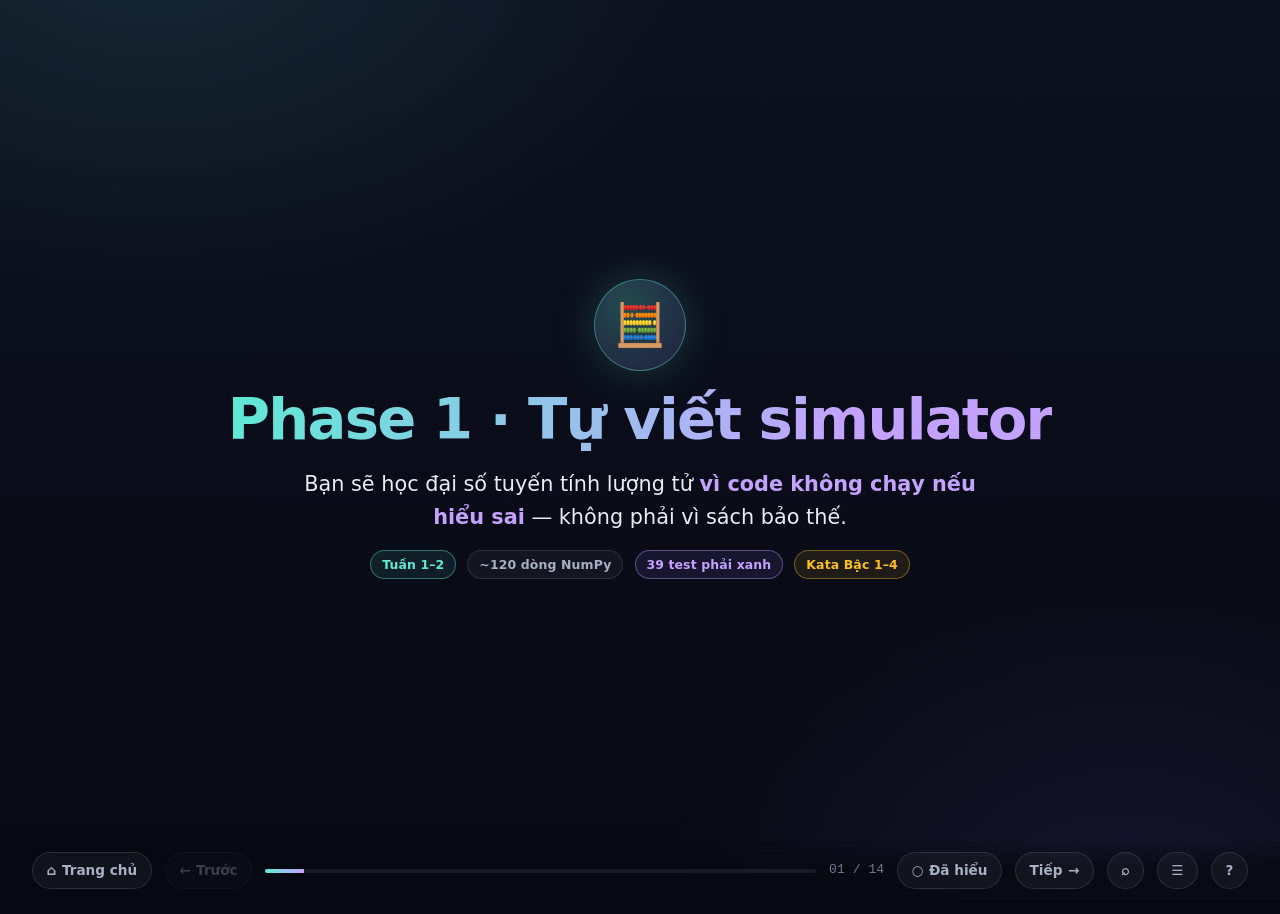
<file: slides/phase1.html>
<!DOCTYPE html>
<html lang="vi">
<head>
<meta charset="UTF-8">
<meta name="viewport" content="width=device-width, initial-scale=1.0">
<title>Phase 1 — Tự viết simulator · Quantum Zero→Hero</title>
<link rel="stylesheet" href="assets/theme.css">
</head>
<body data-deck="phase1">
<div class="deck">

<!-- ══ 1 ══ -->
<div class="slide" data-part="Mở đầu" data-title="Phase 1 — Tự viết simulator">
  <div class="wrap hero">
    <div class="orb">🧮</div>
    <h1>Phase 1 · Tự viết simulator</h1>
    <p class="lead" style="max-width:680px">Bạn sẽ học đại số tuyến tính lượng tử <em class="q">vì code không chạy nếu hiểu sai</em> — không phải vì sách bảo thế.</p>
    <div class="row" style="justify-content:center">
      <span class="chip cyan">Tuần 1–2</span>
      <span class="chip">~120 dòng NumPy</span>
      <span class="chip violet">39 test phải xanh</span>
      <span class="chip amber">Kata Bậc 1–4</span>
    </div>
  </div>
</div>

<!-- ══ 2 ══ -->
<div class="slide" data-title="Vì sao tự viết thay vì đọc sách">
  <div class="wrap">
    <h2><span class="k">01</span> Vì sao viết simulator thay vì đọc Nielsen &amp; Chuang</h2>
    <div class="grid-2">
      <div class="card bad">
        <h3>Đường đọc sách</h3>
        <p>Mở N&amp;C chương 2. Đọc 40 trang ký hiệu Dirac, tích tensor, toán tử Hermitian. Hiểu mang máng, không có gì kiểm chứng được là mình hiểu đúng hay sai.</p>
        <p class="tiny">Đây là cách bỏ cuộc phổ biến nhất — thường xảy ra ở ngày thứ 4.</p>
      </div>
      <div class="card good">
        <h3>Đường viết code</h3>
        <p>Viết <code>apply_1q()</code>. Test đỏ. Nhận ra mình chưa hiểu tích tensor thật sự. Đọc <b>đúng 20 phút</b> về tích tensor. Test xanh.</p>
        <p class="tiny">Kiến thức nạp vào đúng lúc bạn đang cần nó — nên nó bám lại.</p>
      </div>
    </div>
    <div class="card info">
      <h3>Thêm một lợi ích ít ai nói</h3>
      <p>Sau phase này, bạn sẽ <b>không bao giờ</b> còn sợ Qiskit. Vì bạn biết bên dưới <code>qc.h(0)</code> chỉ là một vòng lặp ghép cặp số phức. Framework mất hết vẻ huyền bí — và đó chính là lúc bạn dùng nó tốt.</p>
    </div>
  </div>
</div>

<!-- ══ 3 ══ -->
<div class="slide" data-title="Bạn sẽ xây gì">
  <div class="wrap">
    <h2><span class="k">02</span> 5 mốc trong 10 ngày</h2>
    <div class="table-scroll">
      <table class="t">
        <tr><th>Mốc</th><th>Ngày</th><th>Nội dung</th><th>Test chuyển xanh</th></tr>
        <tr><td><b>1</b></td><td>1–2</td><td>Ma trận cổng 1 qubit (X, Y, Z, H, S, T, Rx/Ry/Rz) + khởi tạo state</td><td><code>test_moc1_*</code> (6)</td></tr>
        <tr><td><b>2</b></td><td>3–4</td><td><code>apply_1q()</code> bằng ghép cặp biên độ — <b>đây là mốc khó nhất</b></td><td><code>test_moc2_*</code> (6)</td></tr>
        <tr><td><b>3</b></td><td>5–6</td><td>CNOT, CZ, SWAP — chỗ entanglement thật sự xuất hiện</td><td><code>test_moc3_*</code> (6)</td></tr>
        <tr><td><b>4</b></td><td>7–8</td><td>Xác suất, lấy mẫu, và đo có sụp đổ trạng thái</td><td><code>test_moc4_*</code> (6)</td></tr>
        <tr><td><b>5</b></td><td>9–10</td><td>Kiểm chứng chéo với qiskit-aer trên mạch ngẫu nhiên</td><td><code>test_khop_qiskit_*</code> (13)</td></tr>
      </table>
    </div>
    <div class="ex">
      <div class="ex-head"><span class="ex-tag">Bắt đầu</span><span class="ex-title">Khung code đã có sẵn trong dự án</span></div>
      <div class="ex-body">
        <div class="code-head"><div class="dots"><i></i><i></i><i></i></div><span>Terminal</span></div>
<pre class="code" data-lang="bash">source ~/quantum-env/bin/activate
cd ~/Documents/project/Quantum_Computing/qsim

pytest test_qsim.py -x -q     # -x = dừng ở lỗi đầu tiên</pre>
        <p>Lệnh trên sẽ báo <code>X vẫn còn None — điền ma trận đi</code>. Đó là TODO đầu tiên của bạn. Mở <code>qsim.py</code>, điền, chạy lại.</p>
        <p class="tiny">Vòng lặp: <b>chạy pytest → sửa đúng một TODO → chạy lại</b>. Đừng viết cả file rồi mới test.</p>
      </div>
    </div>
  </div>
</div>

<!-- ══ 4 ══ -->
<div class="slide" data-part="Nền tảng cần có" data-title="4 khái niệm cần nạp">
  <div class="wrap">
    <h2><span class="k">03</span> Bốn khái niệm — mỗi cái ~20 phút, nạp khi cần</h2>
    <div class="grid-2">
      <div class="card">
        <h3>1 · Số phức: biên độ và pha</h3>
        <p>Một số phức <code>a + bi</code> có <b>độ lớn</b> và <b>góc pha</b>. Xác suất là <code>|amplitude|²</code> — chỉ phụ thuộc độ lớn. Pha thì <em class="q">vô hình khi đo</em> nhưng quyết định kết quả giao thoa.</p>
        <p class="tiny">Kata: <b>Bậc 1</b> — <code>tutorials/ComplexArithmetic</code>, <code>tutorials/LinearAlgebra</code></p>
      </div>
      <div class="card">
        <h3>2 · Tích tensor (Kronecker)</h3>
        <p>Vì sao n qubit cần 2ⁿ số? Vì trạng thái ghép là tích tensor: mỗi qubit thêm vào <b>nhân đôi</b> số biên độ. <code>np.kron</code> là cách viết ra điều đó.</p>
        <p class="tiny">Bạn sẽ <b>không dùng</b> np.kron trong code cuối — nhưng phải hiểu nó để biết vì sao ghép cặp lại đúng.</p>
      </div>
      <div class="card">
        <h3>3 · Ma trận unitary</h3>
        <p><code>U @ U.conj().T == I</code>. Hệ quả: mọi cổng lượng tử <b>đảo ngược được</b>, và tổng xác suất luôn giữ bằng 1. Không có cổng nào "xoá" thông tin.</p>
        <p class="tiny">Test <code>test_moc1_cac_cong_deu_unitary</code> kiểm tra đúng tính chất này.</p>
      </div>
      <div class="card">
        <h3>4 · Born rule</h3>
        <p>Đo cho ra <code>i</code> với xác suất <code>|state[i]|²</code>, và sau đó trạng thái <b>sập</b> về đúng nhánh vừa đo. Đây là chỗ duy nhất trong toàn bộ lượng tử có tính ngẫu nhiên thật.</p>
      </div>
    </div>
    <div class="note">Nguồn khi cần đào sâu: khóa <b>Basics of Quantum Information</b> của John Watrous trên IBM Quantum Learning. Chỉ đọc đúng mục đang bí — đừng đọc tuần tự.</div>
  </div>
</div>

<!-- ══ 5 ══ -->
<div class="slide" data-title="⚠ Bẫy endianness">
  <div class="wrap">
    <h2><span class="k">04</span> ⚠ Cái bẫy sẽ ngốn của bạn nửa ngày</h2>
    <div class="card warn pad-lg">
      <h3>Endianness — thứ tự đánh số qubit</h3>
      <p>Qiskit dùng <b>little-endian</b>: qubit 0 là bit <b>phải nhất</b> của chuỗi bit.</p>
      <div class="table-scroll" style="margin:.4rem 0">
        <table class="t">
          <tr><th>Chỉ số</th><th>Nhị phân</th><th>q₂</th><th>q₁</th><th>q₀</th><th>Qiskit in ra</th></tr>
          <tr><td>1</td><td>001</td><td>0</td><td>0</td><td><b style="color:var(--cyan)">1</b></td><td><code>'001'</code></td></tr>
          <tr><td>2</td><td>010</td><td>0</td><td><b style="color:var(--cyan)">1</b></td><td>0</td><td><code>'010'</code></td></tr>
          <tr><td>4</td><td>100</td><td><b style="color:var(--cyan)">1</b></td><td>0</td><td>0</td><td><code>'100'</code></td></tr>
        </table>
      </div>
      <p><b>Nếu simulator của bạn ra <code>'10'</code> còn Qiskit ra <code>'01'</code> — bạn không sai vật lý, bạn sai quy ước.</b> Chốt quy ước từ dòng code đầu tiên và ghi vào docstring.</p>
    </div>
    <div class="grid-2">
      <div class="card">
        <h3>Hai phép toán bit dùng suốt phase này</h3>
<pre class="code" data-lang="python">(i &gt;&gt; q) &amp; 1        # bit q của chỉ số i là 0 hay 1?
i ^ (1 &lt;&lt; q)        # lật bit q của chỉ số i
i | (1 &lt;&lt; q)        # bật bit q lên 1</pre>
      </div>
      <div class="card info">
        <h3>Test bắt lỗi này cho bạn</h3>
        <p><code>test_moc2_x_tren_qubit_1_kiem_tra_endian</code> — nếu bạn đảo ngược thứ tự, test này đỏ ngay ở mốc 2 chứ không để bạn phát hiện muộn ở mốc 5.</p>
      </div>
    </div>
  </div>
</div>

<!-- ══ NEW · kiểm chứng endianness ═══════════════════════════════════════ -->
<div class="slide" data-title="🔬 Endianness · nhìn tận mắt">
  <div class="wrap wide">
    <h2><span class="k">05</span> 🔬 Đừng tin bảng — tự bấm ra rồi tin</h2>
    <p>Bảng ở slide trước có thể học thuộc rồi quên. Thay vào đó: bấm <code>X</code> lên <b>q₀</b> ở widget dưới và đọc nhãn trạng thái. Rồi đổi sang <b>q₂</b>.</p>

    <div class="qlab" data-n="3" data-gates="X0" data-hide="hist" data-shots="512"
         data-title="3 qubit — X đặt lên đâu thì bit nào đổi?"
         data-goal="X lên q0 → |001⟩. X lên q2 → |100⟩. Nếu bạn kỳ vọng ngược lại thì bạn đang nghĩ big-endian — và simulator của bạn sẽ trượt test mốc 2."></div>

    <div class="grid-2">
      <div class="card good frag">
        <h3>Cách nhớ không bao giờ sai</h3>
        <p>Chuỗi hiển thị viết như <b>số nhị phân bình thường</b>: bit ngoài cùng bên phải có trọng số 1 = <b>q₀</b>. Đúng như khi bạn viết số 5 = <code>101</code>.</p>
        <p class="tiny">Nói cách khác: <code>index = Σ bit_q · 2^q</code>. Chỉ cần nhớ đúng công thức này là không bao giờ lẫn.</p>
      </div>
      <div class="card warn frag">
        <h3>Chỗ nó cắn bạn</h3>
        <ul>
          <li><code>qc.measure_all()</code> in ra chuỗi <b>q₂q₁q₀</b> — ngược với thứ tự bạn khai báo</li>
          <li><code>Statevector(qc)</code> đánh chỉ số theo cùng quy ước — nhưng <code>qc.draw()</code> vẽ q₀ ở <b>trên cùng</b></li>
          <li>Nếu bạn tự viết <code>np.kron</code>, thứ tự tensor phải là <code>kron(U_{n-1}, …, U_0)</code> — ngược với trực giác đọc từ trái sang</li>
        </ul>
      </div>
    </div>

    <div class="note frag">Việc đầu tiên nên làm trong <code>qsim.py</code>: viết đúng một dòng docstring <em class="q">"qubit 0 = bit thấp nhất của chỉ số, khớp Qiskit"</em>. Mọi hàm sau đó bám vào dòng đó.</div>

    <div class="notes">Kinh nghiệm: người học mất trung bình nửa ngày ở lỗi này. Bắt họ bấm widget 30 giây tiết kiệm được nửa ngày đó.</div>
  </div>
</div>

<!-- ══ 6 ══ -->
<div class="slide" data-part="Năm mốc xây dựng" data-title="Mốc 1 · ma trận cổng">
  <div class="wrap">
    <h2><span class="k">06</span> Mốc 1 · Ma trận cổng</h2>
    <div class="grid-3">
      <div class="card"><h3>X</h3><p class="tiny">Đổi chỗ α, β</p><pre class="code" data-lang="text">[[0, 1],
 [1, 0]]</pre></div>
      <div class="card"><h3>Z</h3><p class="tiny">Đổi dấu β</p><pre class="code" data-lang="text">[[1,  0],
 [0, -1]]</pre></div>
      <div class="card"><h3>H</h3><p class="tiny">Tạo chồng chập</p><pre class="code" data-lang="text">[[1,  1],
 [1, -1]] / √2</pre></div>
    </div>

    <div class="ex">
      <div class="ex-head"><span class="ex-tag">Thực hành 1.1</span><span class="ex-title">Điền 6 ma trận + 3 cổng quay</span></div>
      <div class="ex-body">
        <p>Mở <code>qsim/qsim.py</code>, làm TODO 1.1 → 1.5. Quan hệ kiểm chứng mà test dùng:</p>
        <ul>
          <li><code>H·H = I</code> · <code>S·S = Z</code> · <code>T·T = S</code></li>
          <li><code>rx(π) = −i·X</code> · <code>ry(π) = −i·Y</code> · <code>rz(π) = −i·Z</code></li>
        </ul>
        <p>Ba quan hệ dưới là chỗ hầu hết người viết sai. Chúng nói: quay 180° <b>không</b> bằng đúng cổng Pauli — nó lệch một pha toàn cục <code>−i</code>.</p>
      </div>
      <details class="reveal"><summary>Bẫy ở rz — đọc trước khi mất 1 tiếng</summary>
        <div class="reveal-in">
          <p>Nhiều tài liệu viết <code>rz(θ) = diag(1, e^{iθ})</code>. Bản đó <b>lệch pha toàn cục</b> so với Qiskit và sẽ làm test mốc 5 đỏ dù mọi thứ khác đúng.</p>
          <p>Dạng khớp Qiskit là dạng đối xứng:</p>
<pre class="code" data-lang="python">rz(θ) = [[exp(-1j*θ/2), 0],
         [0, exp(+1j*θ/2)]]</pre>
        </div>
      </details>
    </div>
  </div>
</div>

<!-- ══ 7 ══ -->
<div class="slide" data-title="⭐ Mốc 2 · ghép cặp biên độ">
  <div class="wrap wide">
    <h2><span class="k">07</span> ⭐ Mốc 2 · Ý tưởng cốt lõi của cả phase</h2>
    <div class="grid-2">
      <div class="card bad frag">
        <h3>✗ Cách naive — đừng làm</h3>
        <p>Dựng ma trận đầy đủ 2ⁿ×2ⁿ bằng <code>np.kron</code> rồi nhân với state.</p>
<pre class="code" data-lang="python">U_full = np.kron(np.kron(I, U), I)
state = U_full @ state</pre>
        <p><b>O(4ⁿ) mỗi cổng.</b> Với 15 qubit, ma trận đầy đủ là 32768² số phức ≈ <b>17 GB</b>. Máy bạn sẽ treo.</p>
      </div>
      <div class="card good frag">
        <h3>✓ Ghép cặp biên độ</h3>
        <p>Cổng 1 qubit chỉ trộn các biên độ theo <b>từng cặp</b> — cặp chỉ khác nhau đúng ở bit <code>t</code>.</p>
<pre class="code" data-lang="python">for i in ...:                 # với mọi i có bit t = 0
    j = i + (1 &lt;&lt; t)
    a, b = state[i], state[j]  # đọc ra TRƯỚC
    state[i] = U[0,0]*a + U[0,1]*b
    state[j] = U[1,0]*a + U[1,1]*b</pre>
        <p><b>O(2ⁿ) mỗi cổng.</b> Đây là design principle của mọi simulator nghiêm túc, kể cả Aer.</p>
      </div>
    </div>

    <div class="card info">
      <h3>Vì sao chỉ cần ghép cặp — trực giác</h3>
      <p>Cổng tác động lên qubit <code>t</code> <b>không quan tâm</b> các qubit khác đang thế nào. Với mỗi cấu hình cố định của những qubit còn lại, ta có đúng một cặp <span class="ket">|…0…⟩</span> / <span class="ket">|…1…⟩</span> — và cổng chỉ trộn hai biên độ đó với nhau bằng ma trận 2×2. Toàn bộ 2ⁿ biên độ chia thành 2ⁿ⁻¹ cặp độc lập.</p>
    </div>

    <div class="quiz">
      <span class="q-tag">Quiz</span>
      <p class="q-text">Test <code>test_moc2_khong_dung_ma_tran_day_du</code> áp H lên cả 15 qubit. Vì sao test này bắt được cách naive?</p>
      <div class="opts">
        <button class="opt">Vì cách naive cho kết quả sai</button>
        <button class="opt" data-ok="1">Vì ma trận 32768×32768 tốn ~17 GB — máy hết RAM hoặc treo rất lâu</button>
        <button class="opt">Vì np.kron không hỗ trợ quá 10 qubit</button>
        <button class="opt">Vì H không giao hoán với chính nó</button>
      </div>
      <div class="why">Cách naive vẫn cho kết quả <b>đúng</b> — nó chỉ chậm và tốn bộ nhớ đến mức không dùng được. Test này là bài kiểm tra hiệu năng trá hình: nó ép bạn phải nghĩ ra ghép cặp thay vì chấp nhận bản chạy được nhưng vô dụng.</div>
    </div>
  </div>
</div>

<!-- ══ NEW · ghép cặp biên độ, xem tận mắt ══════════════════════════════ -->
<div class="slide" data-title="🔬 Ghép cặp biên độ · 3 qubit">
  <div class="wrap wide">
    <h2><span class="k">08</span> 🔬 Ghép cặp — nhìn thấy 4 cặp độc lập</h2>
    <p>Với 3 qubit có 8 biên độ. Áp cổng lên <b>q₁</b> thì 8 biên độ đó chia thành <b>4 cặp</b>, mỗi cặp chỉ khác nhau ở bit 1. Cổng trộn từng cặp riêng, không cặp nào biết cặp nào.</p>

    <div class="grid-2">
      <div class="card">
        <h3>4 cặp khi t = 1 (n = 3)</h3>
        <div class="table-scroll">
          <table class="t">
            <tr><th>i (bit 1 = 0)</th><th>j = i + 2</th><th>hai trạng thái</th></tr>
            <tr><td><code>0</code> = 000</td><td><code>2</code> = 010</td><td><span class="ket">|000⟩</span> ↔ <span class="ket">|010⟩</span></td></tr>
            <tr><td><code>1</code> = 001</td><td><code>3</code> = 011</td><td><span class="ket">|001⟩</span> ↔ <span class="ket">|011⟩</span></td></tr>
            <tr><td><code>4</code> = 100</td><td><code>6</code> = 110</td><td><span class="ket">|100⟩</span> ↔ <span class="ket">|110⟩</span></td></tr>
            <tr><td><code>5</code> = 101</td><td><code>7</code> = 111</td><td><span class="ket">|101⟩</span> ↔ <span class="ket">|111⟩</span></td></tr>
          </table>
        </div>
        <p class="tiny">Đúng 2³⁻¹ = 4 cặp. Vòng lặp của bạn chỉ cần duyệt i, bỏ qua mọi i có bit 1 đang bật.</p>
      </div>
      <div class="card good">
        <h3>Vòng lặp đúng, viết một lần dùng mãi</h3>
<pre class="code" data-lang="python">bit = 1 &lt;&lt; t
for i in range(len(state)):
    if i &amp; bit:          # nửa trên của cặp — bỏ qua
        continue
    j = i | bit
    a, b = state[i], state[j]      # ĐỌC RA TRƯỚC
    state[i] = U[0,0]*a + U[0,1]*b
    state[j] = U[1,0]*a + U[1,1]*b</pre>
        <p class="tiny"><b>Đọc ra trước</b> là bắt buộc: nếu ghi <code>state[i]</code> rồi mới dùng nó để tính <code>state[j]</code>, bạn đang dùng giá trị đã bị ghi đè. Đây là bug #1 của mốc 2.</p>
      </div>
    </div>

    <div class="qlab" data-n="3" data-gates="H1" data-hide="hist,bloch" data-shots="512"
         data-title="Áp cổng lên q₁ — 8 biên độ, 4 cặp"
         data-goal="Bấm X0 trước rồi H1: chỉ cặp (001, 011) có biên độ, đúng như bảng bên trên. Thêm H2 xem 8 ô sáng lên thế nào."></div>

    <div style="margin-top:0.8rem">
      <div class="row" style="justify-content:space-between;align-items:center;margin-bottom:0.4rem">
        <span class="eyebrow" style="color:var(--cyan)">⚡ Bàn Mổ Ghép Cặp Tương Tác · Tự bấm đổi số qubit &amp; xem các cặp độc lập</span>
        <a class="tiny" href="practice.html#pairwise" target="_blank" style="color:var(--cyan);text-decoration:none">Mở phòng luyện tập đầy đủ ↗</a>
      </div>
      <div id="pairwise-lab-mount"></div>
    </div>

    <div class="card info frag">
      <h3>Cổng có điều khiển chỉ thêm đúng một dòng</h3>
      <p>CNOT không cần thuật toán mới: vẫn ghép cặp theo bit <b>target</b>, chỉ thêm điều kiện bỏ qua những cặp mà bit <b>control</b> đang bằng 0.</p>
<pre class="code" data-lang="python">if not (i &gt;&gt; c) &amp; 1:      # control = 0 → cặp này không đổi
    continue</pre>
      <p class="tiny">Toàn bộ Phase 3 (Rust) cũng chỉ là vòng lặp này, cộng thêm <code>rayon</code> để chạy song song các cặp — vì các cặp <b>độc lập</b> nên song song hoá là chuyện hiển nhiên.</p>
    </div>
  </div>
</div>

<!-- ══ 8 ══ -->
<div class="slide" data-title="Mốc 3 · cổng 2 qubit">
  <div class="wrap">
    <h2><span class="k">09</span> Mốc 3 · Cổng 2 qubit và entanglement</h2>
    <div class="grid-3">
      <div class="card">
        <h3>CNOT(c, t)</h3>
        <p class="tiny">Hoán đổi <code>state[i]</code> ↔ <code>state[i lật bit t]</code>, chỉ với những <code>i</code> có bit <code>c</code> = 1.</p>
        <p class="tiny">Điều kiện thêm "bit t = 0" để mỗi cặp chỉ đổi <b>một lần</b> — quên là hoán đổi hai lần thành ra không đổi gì.</p>
      </div>
      <div class="card">
        <h3>CZ(c, t)</h3>
        <p class="tiny">Nhân <code>−1</code> vào <code>state[i]</code> khi <b>cả</b> bit c và bit t đều bằng 1. Không hoán đổi gì cả.</p>
        <p class="tiny">Đối xứng: <code>cz(a,b) == cz(b,a)</code>.</p>
      </div>
      <div class="card">
        <h3>SWAP(a, b)</h3>
        <p class="tiny">Ghép từ 3 cổng CNOT. Tự tìm thứ tự — gợi ý: cx(a,b), cx(b,a), cx(a,b).</p>
      </div>
    </div>

    <div class="ex">
      <div class="ex-head"><span class="ex-tag">Thực hành 1.2</span><span class="ex-title">Kiểm chứng bằng đẳng thức, không bằng mắt</span></div>
      <div class="ex-body">
        <p>Sau khi viết xong, test sẽ kiểm ba đẳng thức. Hiểu vì sao chúng đúng còn quan trọng hơn việc pass:</p>
        <ul>
          <li><code>CZ = H(t) · CNOT(c,t) · H(t)</code> — H đổi hệ quy chiếu giữa "lật bit" và "lật dấu"</li>
          <li><code>SWAP · SWAP = I</code></li>
          <li><code>H(0) · CNOT(0,1)</code> trên <span class="ket">|00⟩</span> → chỉ chỉ số 0 và 3 khác 0</li>
        </ul>
      </div>
      <details class="reveal"><summary>Cách tự tay thấy entanglement</summary>
        <div class="reveal-in">
          <p>Sau khi có Bell state, thử tách nó thành tích của hai trạng thái 1-qubit: tìm α₀,β₀,α₁,β₁ sao cho tích tensor của chúng ra <code>[0.707, 0, 0, 0.707]</code>.</p>
          <p>Bạn sẽ thấy hệ phương trình <b>vô nghiệm</b>: cần α₀·α₁ = 0.707 và α₀·β₁ = 0, tức α₀ = 0 hoặc β₁ = 0 — cả hai đều mâu thuẫn với ràng buộc còn lại. <b>Đó chính là định nghĩa của entanglement:</b> không tách được.</p>
        </div>
      </details>
    </div>
  </div>
</div>

<!-- ══ 9 ══ -->
<div class="slide" data-title="Mốc 4 · đo lường">
  <div class="wrap">
    <h2><span class="k">10</span> Mốc 4 · Đo lường — chỗ dễ viết sai nhất</h2>
    <div class="grid-2">
      <div class="card">
        <h3><code>sample()</code> — không phá trạng thái</h3>
        <p>Mô phỏng việc <b>chạy lại mạch nhiều lần</b>. Lấy mẫu theo phân bố xác suất, state giữ nguyên. Đây là thứ tương ứng với <code>shots=1024</code> của Qiskit.</p>
      </div>
      <div class="card">
        <h3><code>measure()</code> — có phá trạng thái</h3>
        <p>Đo <b>một</b> qubit thật sự. Sau khi đo, mọi biên độ không khớp kết quả bị xoá về 0, phần còn lại phải <b>chuẩn hoá lại</b>.</p>
      </div>
    </div>

    <div class="card warn">
      <h3>Bước hay bị quên: chuẩn hoá lại</h3>
      <p>Sau khi xoá nửa số biên độ, tổng xác suất không còn bằng 1. Phải chia phần còn lại cho <code>sqrt(p_nhánh_đã_chọn)</code>.</p>
      <p>Quên bước này thì mọi phép đo <b>tiếp theo</b> đều sai — và bug sẽ hiện ra ở chỗ hoàn toàn không liên quan. Test <code>test_moc4_do_lai_ra_ket_qua_cu</code> bắt đúng lỗi này: đo lại qubit đã đo <b>phải</b> ra kết quả cũ 100%.</p>
    </div>

    <div class="quiz">
      <span class="q-tag">Quiz</span>
      <p class="q-text">Trạng thái Bell <span class="ket">|Φ⁺⟩ = <span class="frac"><span class="num">|00⟩ + |11⟩</span><span class="den">√2</span></span></span>. Bạn <code>measure(0)</code> và được kết quả 1. Đo tiếp qubit 1 sẽ ra gì?</p>
      <div class="opts">
        <button class="opt">50% ra 0, 50% ra 1 — chúng độc lập</button>
        <button class="opt" data-ok="1">100% ra 1 — trạng thái đã sập về |11⟩</button>
        <button class="opt">100% ra 0 — bảo toàn tổng</button>
        <button class="opt">Không xác định được</button>
      </div>
      <div class="why">Đo qubit 0 ra 1 đã xoá nhánh <span class="ket">|00⟩</span>, chỉ còn <span class="ket">|11⟩</span> với biên độ 1 sau khi chuẩn hoá. Qubit 1 giờ hoàn toàn xác định. Nếu code của bạn ra 50/50 thì bạn chưa làm bước sụp đổ.</div>
    </div>
  </div>
</div>

<!-- ══ 10 ══ -->
<div class="slide" data-title="Mốc 5 · kiểm chứng chéo">
  <div class="wrap">
    <h2><span class="k">11</span> Mốc 5 · Bài kiểm tra thật</h2>
    <p>13 test cuối sinh <b>mạch ngẫu nhiên</b>, chạy song song trên simulator của bạn và trên Qiskit, rồi so từng biên độ với sai số <code>1e-10</code>.</p>
<pre class="code" data-lang="python">lech = np.max(np.abs(Statevector(qc).data - np.asarray(sim.state)))
assert lech &lt; 1e-10</pre>

    <div class="card info">
      <h3>Đọc độ lệch để đoán bệnh</h3>
      <div class="table-scroll">
        <table class="t">
          <tr><th>Độ lệch</th><th>Nguyên nhân gần như chắc chắn</th></tr>
          <tr><td><code>~1e-16</code></td><td>Đúng rồi — đó là sai số dấu phẩy động, không tránh được</td></tr>
          <tr><td><code>~1e-1</code> trở lên</td><td>Sai quy ước endian, hoặc nhầm control/target</td></tr>
          <tr><td>Chỉ lệch <b>dấu</b> hoặc <b>pha</b></td><td><code>rz</code> viết dạng <code>diag(1, e^{iθ})</code> — đổi sang dạng đối xứng</td></tr>
          <tr><td>Đúng với 1 qubit, sai từ 2 qubit</td><td>CNOT đổi hai lần mỗi cặp (thiếu điều kiện bit t = 0)</td></tr>
        </table>
      </div>
    </div>
    <div class="note"><b>Mốc tham chiếu:</b> bản làm đúng đạt sai số lớn nhất <code>3.7e-16</code> qua 200 mạch ngẫu nhiên tới 5 qubit. Nếu bạn ở cỡ đó là chuẩn.</div>
  </div>
</div>

<!-- ══ 11 ══ -->
<div class="slide" data-part="Luyện tập & nộp bài" data-title="Kata song song">
  <div class="wrap">
    <h2><span class="k">12</span> Kata chạy song song với việc code</h2>
    <p>Đừng làm tuần tự "viết xong simulator rồi mới làm kata". Xen kẽ: viết mốc nào thì làm bậc kata tương ứng.</p>
    <div class="table-scroll">
      <table class="t">
        <tr><th>Khi bạn đang làm</th><th>Làm kata bậc</th><th>Số bài</th><th>Vì sao khớp</th></tr>
        <tr><td>Mốc 1 — ma trận cổng</td><td><b>Bậc 1</b> Toán nền</td><td>4</td><td>Số phức &amp; chuẩn hoá vector</td></tr>
        <tr><td>Mốc 1–2 — cổng 1 qubit</td><td><b>Bậc 2</b> Qubit đầu tiên</td><td>21</td><td>Đúng những cổng bạn vừa viết</td></tr>
        <tr><td>Mốc 3 — cổng 2 qubit</td><td><b>Bậc 3</b> Nhiều qubit</td><td>36</td><td>Tích tensor, CNOT, entanglement</td></tr>
        <tr><td>Mốc 4 — đo lường</td><td><b>Bậc 4</b> Đo lường</td><td>31</td><td>Born rule, phân biệt trạng thái bằng đo</td></tr>
      </table>
    </div>
    <div class="ex">
      <div class="ex-head"><span class="ex-tag">Thực hành 1.3</span><span class="ex-title">Bố trí chỗ làm việc</span></div>
      <div class="ex-body">
        <p>Ba cửa sổ, mở suốt 2 tuần:</p>
        <ul>
          <li><b>VS Code</b> — <code>qsim/qsim.py</code> và file kata đang làm</li>
          <li><b>Terminal 1</b> — <code>cd qsim &amp;&amp; pytest test_qsim.py -x -q</code></li>
          <li><b>Terminal 2</b> — <code>cd katas &amp;&amp; python qk.py watch</code></li>
        </ul>
        <p class="tiny">Mục tiêu hết Phase 1: <b>39/39 test qsim xanh</b> và <b>92 kata</b> (hết Bậc 4).</p>
      </div>
    </div>
  </div>
</div>

<!-- ══ 12 ══ -->
<div class="slide" data-title="Deliverable Phase 1">
  <div class="wrap">
    <h2><span class="k">13</span> Xong Phase 1 khi nào?</h2>
    <div class="card pad-lg">
      <div class="row" style="justify-content:space-between">
        <h3>Tick khi xong — trình duyệt nhớ giúp bạn</h3>
        <span data-check-count="#p1-check">0/4</span>
      </div>
      <ul class="check" id="p1-check">
        <li><b>39/39 test</b> trong <code>qsim/test_qsim.py</code> xanh — <code>pytest test_qsim.py -q</code></li>
        <li><b>Kata Bậc 1–4</b> xong (92 bài) — <code>python qk.py status</code></li>
        <li><b>Push lên GitHub</b> repo <code>qsim-py</code>, README ghi rõ quy ước endian bạn dùng</li>
        <li><b>Giải thích được</b> vì sao ghép cặp là O(2ⁿ) còn ma trận đầy đủ là O(4ⁿ)</li>
      </ul>
    </div>
    <div class="card warn">
      <h3>Tự kiểm tra — trả lời không nhìn code</h3>
      <ul>
        <li>Vì sao n qubit cần 2ⁿ biên độ chứ không phải 2n?</li>
        <li>Trong <code>apply_1q</code>, vì sao phải đọc <code>a, b</code> ra biến tạm trước khi ghi?</li>
        <li>Sau <code>measure()</code>, vì sao bắt buộc phải chuẩn hoá lại?</li>
        <li>Cho một trạng thái 2 qubit bất kỳ, làm sao biết nó có entangled hay không?</li>
      </ul>
    </div>
    <div class="row" style="justify-content:center;margin-top:.5rem">
      <a class="btn" href="phase0.html" style="background:var(--surface);border:1px solid var(--line);color:var(--text-2);border-radius:99px;padding:.55rem 1.1rem">← Phase 0</a>
      <a class="btn" href="index.html" style="background:var(--surface);border:1px solid var(--line);color:var(--text-2);border-radius:99px;padding:.55rem 1.1rem">⌂ Trang chủ</a>
      <a class="btn" href="phase2.html" style="background:rgba(94,234,212,.14);border:1px solid var(--cyan-dim);color:var(--cyan);border-radius:99px;padding:.55rem 1.1rem">Phase 2 · 7 thuật toán →</a>
    </div>
  </div>
</div>

</div>
<script src="assets/qlab.js"></script>
<script src="assets/practice_lab.js"></script>
<script src="assets/deck.js"></script>
</body>
</html>
</file>
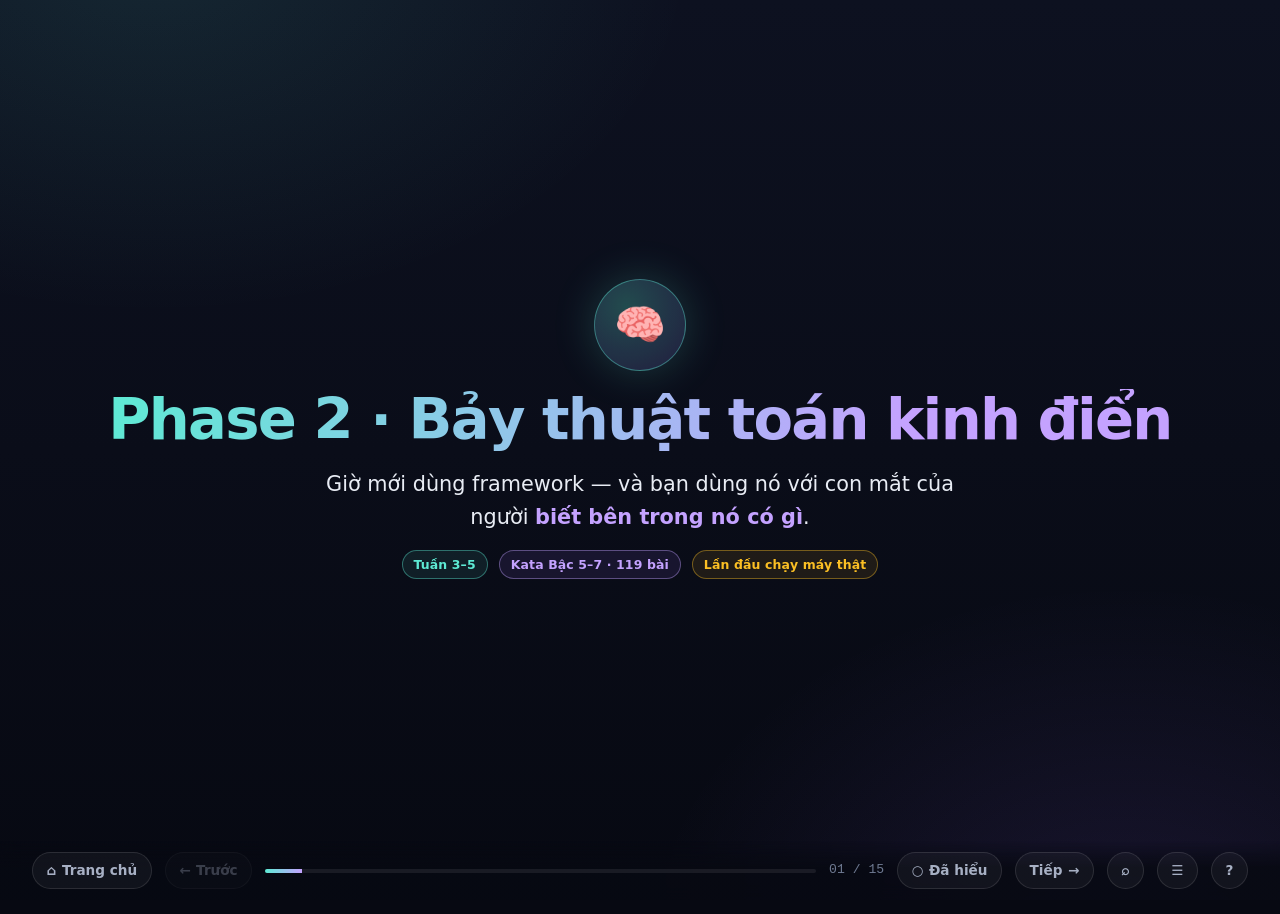
<file: slides/phase2.html>
<!DOCTYPE html>
<html lang="vi">
<head>
<meta charset="UTF-8">
<meta name="viewport" content="width=device-width, initial-scale=1.0">
<title>Phase 2 — 7 thuật toán kinh điển · Quantum Zero→Hero</title>
<link rel="stylesheet" href="assets/theme.css">
</head>
<body data-deck="phase2">
<div class="deck">

<!-- ══ 1 ══ -->
<div class="slide" data-part="Mở đầu" data-title="Phase 2 — 7 thuật toán kinh điển">
  <div class="wrap hero">
    <div class="orb">🧠</div>
    <h1>Phase 2 · Bảy thuật toán kinh điển</h1>
    <p class="lead" style="max-width:680px">Giờ mới dùng framework — và bạn dùng nó với con mắt của người <em class="q">biết bên trong nó có gì</em>.</p>
    <div class="row" style="justify-content:center">
      <span class="chip cyan">Tuần 3–5</span>
      <span class="chip violet">Kata Bậc 5–7 · 119 bài</span>
      <span class="chip amber">Lần đầu chạy máy thật</span>
    </div>
  </div>
</div>

<!-- ══ 2 ══ -->
<div class="slide" data-title="Quy trình 3 bước">
  <div class="wrap">
    <h2><span class="k">01</span> Với mỗi thuật toán, làm đủ 3 bước</h2>
    <div class="grid-3">
      <div class="card">
        <h3>Bước 1 · Cài trên qsim của bạn</h3>
        <p>Dùng simulator tự viết ở Phase 1. Không có framework che chắn — sai là thấy ngay.</p>
      </div>
      <div class="card">
        <h3>Bước 2 · Cài lại bằng Qiskit</h3>
        <p>Ngắn hơn nhiều. So sánh hai bản để thấy framework đang giấu giùm bạn những gì.</p>
      </div>
      <div class="card good">
        <h3>Bước 3 · Viết 5 dòng trả lời</h3>
        <p><em class="q">"Thuật toán này khai thác giao thoa / vướng víu ở đúng chỗ nào?"</em></p>
        <p class="tiny">Bước này mới là chỗ kiến thức đọng lại. Đừng bỏ.</p>
      </div>
    </div>
    <div class="card warn">
      <h3>Nếu chỉ có thời gian làm một bước</h3>
      <p>Làm <b>bước 3</b>. Code chạy được mà không trả lời được câu hỏi đó thì bạn mới chỉ chép mạch, chưa hiểu thuật toán. Sáu tháng sau bạn sẽ quên sạch mạch, nhưng vẫn nhớ cơ chế.</p>
    </div>
  </div>
</div>

<!-- ══ 3 ══ -->
<div class="slide" data-title="⭐ Phase kickback">
  <div class="wrap wide">
    <h2><span class="k">02</span> ⭐ Phase kickback — hiểu cái này là hiểu 5/7 thuật toán</h2>
    <p class="lead">Hầu hết người học coi đây là chi tiết kỹ thuật. Thật ra nó là <em class="q">cơ chế trung tâm</em> của Deutsch–Jozsa, Bernstein–Vazirani, Simon, Grover và Phase Estimation.</p>

    <div class="grid-2">
      <div class="card">
        <h3>Hiện tượng</h3>
        <p>Đặt qubit đích vào trạng thái <span class="ket">|−⟩</span>. Rồi áp CNOT với qubit điều khiển đang ở chồng chập.</p>
        <p><b>Kết quả bất ngờ:</b> qubit đích <b>không đổi</b>. Thay vào đó, dấu trừ "bật ngược" lên <b>qubit điều khiển</b>.</p>
<pre class="code" data-lang="python">qc = QuantumCircuit(2)
qc.h(0)              # q0 vào chồng chập
qc.x(1); qc.h(1)     # q1 vào trạng thái |−⟩
qc.cx(0, 1)          # CNOT

Statevector(qc)  ->  [0.5, -0.5, -0.5, 0.5]</pre>
      </div>
      <div class="card">
        <h3>Vì sao</h3>
        <p>CNOT lật qubit đích. Nhưng lật <span class="ket">|−⟩</span> lại cho ra <span class="ket">−|−⟩</span> — vì <span class="ket">|−⟩ = <span class="frac"><span class="num">|0⟩ − |1⟩</span><span class="den">√2</span></span></span>, đổi chỗ hai số hạng thì được chính nó nhân −1.</p>
        <p>Vậy CNOT <b>không đổi</b> qubit đích, chỉ nhân −1 vào những nhánh có điều khiển = 1. Dấu trừ đó thuộc về <b>toàn bộ trạng thái</b>, và ta gán nó cho qubit điều khiển.</p>
        <p style="color:var(--text)"><b>Tác dụng:</b> đây là cách <em class="q">ghi kết quả của một hàm vào PHA</em> thay vì vào bit — rồi dùng H để biến pha thành kết quả đo được.</p>
      </div>
    </div>

    <div class="quiz">
      <span class="q-tag">Quiz</span>
      <p class="q-text">Vì sao phải đặt qubit đích vào <span class="ket">|−⟩</span> chứ không phải <span class="ket">|0⟩</span>?</p>
      <div class="opts">
        <button class="opt">Vì |−⟩ có năng lượng thấp hơn</button>
        <button class="opt" data-ok="1">Vì |−⟩ là trạng thái riêng của phép lật bit với trị riêng −1 — lật nó chỉ tạo ra dấu, không tạo ra thay đổi</button>
        <button class="opt">Vì |0⟩ sẽ làm mạch không unitary</button>
        <button class="opt">Chỉ là quy ước, dùng |0⟩ cũng được</button>
      </div>
      <div class="why">Với đích ở <span class="ket">|0⟩</span>, CNOT sẽ <b>thật sự</b> lật nó và làm hai qubit vướng víu — thông tin nằm ở bit, không ở pha. Chỉ khi đích là trạng thái riêng của X (tức <span class="ket">|−⟩</span>, trị riêng −1) thì tác động mới thu về đúng một hệ số pha, và qubit đích tách rời hoàn toàn.</div>
    </div>
  </div>
</div>

<!-- ══ NEW · phase kickback tận mắt ═════════════════════════════════════ -->
<div class="slide" data-title="🔬 Phase kickback · bấm ra được">
  <div class="wrap wide">
    <h2><span class="k">03</span> 🔬 Kickback — chạy hai mạch, so hai kết quả</h2>
    <p>Câu chuyện kickback nghe khó tin: CNOT lẽ ra chỉ đổi <b>target</b>, nhưng ở đây nó lại đổi <b>control</b>. Cách duy nhất để tin là chạy cả hai phiên bản.</p>

    <div class="grid-2">
      <div class="card bad">
        <h3>A · target ở <span class="ket">|+⟩</span> — không có gì xảy ra</h3>
        <p class="tiny">Mạch <code>H(1), H(0), CX(0,1), H(0)</code>. Đọc q₀: luôn ra <b>0</b>. CNOT không để lại dấu vết nào trên control.</p>
        <div class="qlab" data-n="2" data-gates="H1,H0,CX0-1,H0" data-lock="1" data-hide="hist" data-shots="512"
             data-title="A · target = |+⟩"></div>
      </div>
      <div class="card good">
        <h3>B · target ở <span class="ket">|−⟩</span> — control bị lật</h3>
        <p class="tiny">Chỉ thêm một cổng <code>X(1)</code> ở đầu. Đọc q₀: luôn ra <b>1</b>. Dấu trừ của target đã "đá ngược" lên control.</p>
        <div class="qlab" data-n="2" data-gates="X1,H1,H0,CX0-1,H0" data-lock="1" data-hide="hist" data-shots="512"
             data-title="B · target = |−⟩"></div>
      </div>
    </div>

    <div class="card info frag">
      <h3>Vì sao — một dòng đại số</h3>
      <p>Với target ở <span class="ket">|−⟩</span>: <code>CNOT |x⟩|−⟩ = (−1)<sup>x</sup> |x⟩|−⟩</code>.</p>
      <p>Target <b>không đổi gì cả</b> — nó chỉ nhả ra một dấu <code>(−1)ˣ</code> bám vào nhánh control. Khi control đang ở chồng chập <span class="ket">(|0⟩+|1⟩)/√2</span>, dấu đó biến nó thành <span class="ket">(|0⟩−|1⟩)/√2</span> = <span class="ket">|−⟩</span>. Cổng H cuối đọc ra dấu đó thành số 1.</p>
      <p><b>Đây là toàn bộ mẹo của Deutsch-Jozsa, Bernstein-Vazirani, Simon và Grover.</b> Oracle chỉ biết trả lời "đúng/sai"; kickback biến câu trả lời đó thành <em class="q">pha</em>, rồi H biến pha thành <em class="q">bit đọc được</em>.</p>
    </div>

    <div class="quiz frag">
      <span class="q-tag">Quiz</span>
      <p class="q-text">Nếu bỏ cổng <code>H(0)</code> <b>cuối cùng</b> ở mạch B thì đo q₀ ra gì?</p>
      <div class="opts">
        <button class="opt" data-ok="1" data-why="Không có H cuối, q₀ đang ở |−⟩ — đo theo hệ chuẩn thì |−⟩ cho 50/50. Pha vẫn ở đó, chỉ là bạn không đọc được nó.">50/50 — pha vẫn còn nhưng phép đo không thấy được</button>
        <button class="opt" data-why="Kết quả xác định chỉ có được nhờ H cuối đổi hệ quy chiếu đo. Bỏ H đi là mất luôn tính xác định.">Vẫn 100% ra 1</button>
        <button class="opt" data-why="Không có gì bị 'mất' — trạng thái vẫn đúng, chỉ là bạn đo sai hệ quy chiếu.">100% ra 0, vì kickback bị mất</button>
      </div>
      <div class="why">Bài học lặp lại từ Phase 0: <b>pha không tự nhìn thấy được</b>. Mọi thuật toán đều phải kết thúc bằng một bước (H, hoặc QFT⁻¹) để đổi pha thành xác suất.</div>
    </div>
  </div>
</div>

<!-- ══ 4 ══ -->
<div class="slide" data-part="Công cụ chung" data-title="Oracle là gì">
  <div class="wrap">
    <h2><span class="k">04</span> Oracle — "hộp đen" mà mọi thuật toán đều gọi</h2>
    <p>Oracle là một mạch cài đặt hàm <code>f(x)</code> mà bạn <em class="q">giả vờ</em> không biết bên trong. Câu hỏi luôn là: <b>cần gọi nó bao nhiêu lần</b> để biết được tính chất của f?</p>
    <div class="grid-2">
      <div class="card">
        <h3>Marking oracle (đánh dấu vào bit)</h3>
<pre class="code" data-lang="text">|x⟩|y⟩  →  |x⟩|y ⊕ f(x)⟩</pre>
        <p>Ghi kết quả vào một qubit phụ. Đây là dạng tự nhiên khi cài đặt.</p>
      </div>
      <div class="card">
        <h3>Phase oracle (đánh dấu vào pha)</h3>
<pre class="code" data-lang="text">|x⟩  →  (−1)^f(x) |x⟩</pre>
        <p>Không cần qubit phụ. Đây là dạng các thuật toán <b>thật sự dùng</b>.</p>
      </div>
    </div>
    <div class="card info">
      <h3>Nối hai dạng lại: chính là phase kickback</h3>
      <p>Đặt qubit phụ vào <span class="ket">|−⟩</span> rồi chạy marking oracle → bạn được phase oracle miễn phí. Đó là lý do mọi mạch thuật toán đều bắt đầu bằng <code>x(aux); h(aux)</code>.</p>
      <p class="tiny">Kata luyện đúng chỗ này: <code>tutorials/Oracles</code> (5 bài) và <code>MarkingOracles</code> (11 bài) — <b>làm trước</b> khi động vào Deutsch–Jozsa.</p>
    </div>
  </div>
</div>

<!-- ══ 5 ══ -->
<div class="slide" data-part="Bảy thuật toán" data-title="Teleportation & Superdense">
  <div class="wrap">
    <h2><span class="k">05</span> Hai giao thức đối ngẫu</h2>
    <div class="grid-2">
      <div class="card">
        <h3>1 · Quantum Teleportation</h3>
        <p>Chuyển <b>1 qubit</b> từ An sang Bình, dùng: 1 cặp entangled + <b>2 bit cổ điển</b>.</p>
        <ul>
          <li>An đo qubit cần gửi cùng nửa cặp entangled của mình → được 2 bit</li>
          <li>An <b>gọi điện</b> báo 2 bit đó cho Bình</li>
          <li>Bình áp X và/hoặc Z tương ứng → qubit của An hiện ra ở chỗ Bình</li>
        </ul>
        <p class="tiny">Qubit gốc bị <b>phá huỷ</b> — nhất quán với định lý no-cloning. Và vì phải gọi điện nên không nhanh hơn ánh sáng.</p>
      </div>
      <div class="card">
        <h3>2 · Superdense Coding</h3>
        <p>Mặt đối ngẫu: gửi <b>2 bit cổ điển</b> bằng cách chuyển đi <b>1 qubit</b>, với điều kiện đã chia sẵn một cặp entangled.</p>
        <ul>
          <li>An chọn 1 trong 4 cổng (I, X, Z, XZ) áp lên qubit của mình</li>
          <li>Bốn lựa chọn đó biến cặp Bell thành 4 trạng thái Bell khác nhau</li>
          <li>Bình đo cả hai qubit trong cơ sở Bell → đọc ra đúng 2 bit</li>
        </ul>
        <p class="tiny">Nhớ được cả 4 trạng thái Bell ở Phase 0 giờ có tác dụng.</p>
      </div>
    </div>
    <div class="ex">
      <div class="ex-head"><span class="ex-tag">Kata</span><span class="ex-title">Bậc 5 · Giao thức lượng tử — 37 bài</span></div>
      <div class="ex-body">
        <div class="code-head"><div class="dots"><i></i><i></i><i></i></div><span>Terminal</span></div>
<pre class="code" data-lang="bash">python qk.py list --bac 5      # examples, Teleportation, SuperdenseCoding, BB84</pre>
        <p>Bắt đầu từ <code>examples/BasicQuantumTeleportation</code> — bài dễ nhất, cho bạn khung sườn trước khi vào 14 bài Teleportation chi tiết.</p>
      </div>
    </div>
  </div>
</div>

<!-- ══ 6 ══ -->
<div class="slide" data-title="Deutsch-Jozsa & Bernstein-Vazirani">
  <div class="wrap">
    <h2><span class="k">06</span> Hai thuật toán oracle đầu tiên</h2>
    <div class="grid-2">
      <div class="card">
        <h3>3 · Deutsch–Jozsa</h3>
        <p><b>Bài toán:</b> f nhận n bit, trả 0/1. Biết trước f hoặc <em class="q">hằng</em> (luôn cùng một giá trị) hoặc <em class="q">cân bằng</em> (đúng nửa ra 0, nửa ra 1). Hỏi là loại nào?</p>
        <p><b>Cổ điển:</b> xấu nhất cần 2ⁿ⁻¹+1 lần gọi. <b>Lượng tử:</b> đúng <b>1</b> lần.</p>
        <p class="tiny">Nói thẳng: bài toán này <b>vô dụng trong thực tế</b>. Giá trị của nó là chứng minh khoảng cách lượng tử–cổ điển tồn tại. Học để hiểu cơ chế, đừng học để dùng.</p>
      </div>
      <div class="card">
        <h3>4 · Bernstein–Vazirani</h3>
        <p><b>Bài toán:</b> f(x) = s·x mod 2 với chuỗi bí mật s. Tìm s.</p>
        <p><b>Cổ điển:</b> n lần gọi (dò từng bit). <b>Lượng tử:</b> <b>1</b> lần, ra thẳng cả chuỗi.</p>
<pre class="code" data-lang="python"># s = "1011" → đo ra đúng '1011' với xác suất 100%
{'1011': 1024}</pre>
        <p class="tiny">Rõ ràng hơn D–J và dễ debug hơn nhiều. <b>Nên làm bài này trước.</b></p>
      </div>
    </div>
    <div class="card info">
      <h3>Cả hai chạy theo đúng một khuôn</h3>
      <p><b>H lên tất cả → oracle (phase kickback) → H lên tất cả → đo.</b> Khuôn này lặp lại ở Simon và là xương sống của Grover. Nhận ra khuôn rồi thì các thuật toán sau đọc rất nhanh.</p>
    </div>
  </div>
</div>

<!-- ══ 7 ══ -->
<div class="slide" data-title="Simon & Grover">
  <div class="wrap">
    <h2><span class="k">07</span> Simon và Grover</h2>
    <div class="grid-2">
      <div class="card">
        <h3>5 · Simon's Algorithm</h3>
        <p><b>Bài toán:</b> f(x) = f(x ⊕ s) với chuỗi ẩn s. Tìm s.</p>
        <p><b>Tăng tốc hàm mũ</b> — và đây là <em class="q">tiền thân trực tiếp của Shor</em>.</p>
        <p>Điểm mới: có <b>hậu xử lý cổ điển</b>. Mạch lượng tử chỉ cho bạn các phương trình ngẫu nhiên <code>y·s = 0 (mod 2)</code>; bạn phải giải hệ trên GF(2) bằng khử Gauss thường.</p>
        <p class="tiny">Đây là bài đầu tiên cho bạn thấy thuật toán lượng tử thật sự là <b>lai</b>: lượng tử làm phần cổ điển không làm nổi, cổ điển làm phần còn lại.</p>
      </div>
      <div class="card">
        <h3>6 · Grover's Search</h3>
        <p><b>Bài toán:</b> tìm phần tử đánh dấu trong danh sách N phần tử không sắp xếp.</p>
        <p><b>Cổ điển:</b> O(N). <b>Grover:</b> O(√N) — tăng tốc <em class="q">bậc hai</em>, không phải hàm mũ.</p>
<pre class="code" data-lang="python"># Grover 2 qubit, đánh dấu |11⟩ — 1 vòng lặp là đủ
qc.h([0,1])
qc.cz(0,1)                            # oracle
qc.h([0,1]); qc.x([0,1])              # diffusion
qc.cz(0,1); qc.x([0,1]); qc.h([0,1])
# -> {'11': 4096}   chính xác 100%</pre>
      </div>
    </div>
    <div class="card warn">
      <h3>Bẫy Grover: nhiều vòng lặp hơn ≠ tốt hơn</h3>
      <p>Số vòng tối ưu là ≈ <b><span class="frac"><span class="num">π</span><span class="den">4</span></span> · √N</b>. Chạy quá số đó, biên độ <b>quay ngược lại</b> và xác suất tìm đúng <em class="q">giảm</em>. Đây là lỗi kinh điển của người mới — hãy tự thử chạy 1, 2, 3, 5 vòng với N=4 và vẽ đồ thị xác suất.</p>
    </div>
  </div>
</div>

<!-- ══ NEW · Grover chạy được ═══════════════════════════════════════════ -->
<div class="slide" data-title="🔬 Grover 2 qubit · chạy đủ vòng">
  <div class="wrap wide">
    <h2><span class="k">08</span> 🔬 Grover đầy đủ trên 2 qubit — 12 cổng, 100% trúng</h2>
    <p>Đây là Grover thật, không phải sơ đồ khối: tìm <span class="ket">|11⟩</span> trong 4 khả năng. Với N = 4 thì <b>đúng một vòng lặp</b> là đủ để xác suất lên 100%. Dùng nút <b>"xem trạng thái sau bước"</b> để tua qua từng giai đoạn.</p>

    <div class="qlab" data-n="2" data-gates="H0,H1,CZ0-1,H0,H1,X0,X1,CZ0-1,X0,X1,H0,H1" data-shots="1024"
         data-title="Grover · đánh dấu |11⟩ rồi khuếch đại"
         data-goal="Tua tới bước 2: bốn ô đều 25%. Bước 3 (CZ = oracle): xác suất KHÔNG đổi, chỉ có pha của |11⟩ lật sang dấu âm. Bước 12: |11⟩ lên 100%."></div>

    <div class="grid-3">
      <div class="card frag">
        <h3>Bước 1–2 · trải đều</h3>
        <p class="tiny"><code>H(0), H(1)</code> → cả 4 trạng thái 25%. Chưa biết gì, đoán mò thì trúng 25%.</p>
      </div>
      <div class="card frag">
        <h3>Bước 3 · oracle đánh dấu</h3>
        <p class="tiny"><code>CZ</code> lật dấu riêng <span class="ket">|11⟩</span>. <b>Nhìn cột xác suất: không đổi gì.</b> Nhìn cột pha: kim của <span class="ket">|11⟩</span> quay 180°. Oracle không "nói" đáp án — nó chỉ ghi vào pha.</p>
      </div>
      <div class="card frag">
        <h3>Bước 4–12 · diffuser</h3>
        <p class="tiny">H·X·CZ·X·H = "lật quanh giá trị trung bình". Biên độ âm bị lật thành lớn vượt trội, ba biên độ kia co về 0.</p>
      </div>
    </div>

    <div class="card warn frag">
      <h3>Đừng chạy quá số vòng tối ưu</h3>
      <p>Số vòng tối ưu là <code>≈ (π/4)·√N</code>. Chạy thêm vòng nữa thì xác suất <b>tụt xuống</b> — Grover là phép quay, quay quá thì đi qua đích. Thử ngay: thêm một vòng diffuser + oracle nữa vào widget trên và xem <span class="ket">|11⟩</span> rơi từ 100% về 25%.</p>
      <p class="tiny">Đây là câu hỏi phỏng vấn kinh điển và cũng là bug hay gặp nhất khi tự cài Grover.</p>
    </div>

    <!-- ── Interactive Grover 2D Visualizer ── -->
    <div style="margin-top:0.8rem">
      <div class="row" style="justify-content:space-between;align-items:center;margin-bottom:0.4rem">
        <span class="eyebrow" style="color:var(--cyan)">🔄 Mô Phỏng Vòng Quay 2D Grover · Kéo thanh trượt để thấy hiện tượng Quá Vòng</span>
        <a class="tiny" href="practice.html#grover" target="_blank" style="color:var(--cyan);text-decoration:none">Mở phòng luyện tập đầy đủ ↗</a>
      </div>
      <div class="grover-layout">
        <div class="grover-card">
          <div class="row" style="justify-content:space-between;align-items:center">
            <h3 style="font-size:0.95rem">Mặt Phẳng 2D Trực Quan Thuật Toán Grover</h3>
            <span id="grover-status-badge" class="elab-badge">Vòng 0 / 1</span>
          </div>
          <canvas id="canvas-grover-2d" height="260"></canvas>
        </div>
        <div class="grover-card">
          <div class="pw-control-group">
            <span class="ql-plabel">Quy mô N:</span>
            <button onclick="setGroverN(4)" class="ql-sbtn on" data-gn="4">N=4</button>
            <button onclick="setGroverN(8)" class="ql-sbtn" data-gn="8">N=8</button>
            <button onclick="setGroverN(16)" class="ql-sbtn" data-gn="16">N=16</button>
            <button onclick="setGroverN(64)" class="ql-sbtn" data-gn="64">N=64</button>
          </div>
          <div style="display:grid;gap:0.3rem">
            <div style="display:flex;justify-content:space-between;font-size:0.8rem">
              <span>Số vòng lặp (k):</span>
              <b id="grover-slider-val" style="color:var(--cyan);font-family:var(--mono)">0</b>
            </div>
            <input type="range" min="0" max="10" value="0" id="grover-slider-k"
                   oninput="setGroverK(+this.value); document.getElementById('grover-slider-val').innerText = this.value;"
                   style="width:100%;accent-color:var(--cyan)">
          </div>
          <div style="background:rgba(0,0,0,0.3);padding:0.6rem 0.8rem;border-radius:var(--r-sm);border:1px solid var(--line-soft);font-size:0.8rem;display:grid;gap:0.25rem">
            <div class="row" style="justify-content:space-between">
              <span>Xác suất trúng mục tiêu:</span>
              <b id="grover-val-prob" style="color:var(--cyan);font-family:var(--mono)">25.0%</b>
            </div>
            <div class="row" style="justify-content:space-between">
              <span>Số vòng tối ưu:</span>
              <b id="grover-val-optk" style="color:var(--green);font-family:var(--mono)">1 vòng</b>
            </div>
          </div>
        </div>
      </div>
    </div>

    <div class="notes">Nếu người học chỉ nhớ một điều: oracle đổi PHA chứ không đổi XÁC SUẤT. Slide này cho họ tự thấy điều đó ở bước 3.</div>
  </div>
</div>

<!-- ══ 8 ══ -->
<div class="slide" data-title="QFT">
  <div class="wrap">
    <h2><span class="k">09</span> 7 · Quantum Fourier Transform</h2>
    <p class="lead">Phần toán nặng nhất lộ trình. Cũng là nền của Shor và Phase Estimation.</p>
    <div class="grid-2">
      <div class="card">
        <h3>QFT làm gì</h3>
        <p>Giống DFT cổ điển, nhưng tác động lên <b>biên độ</b>. Nó chuyển thông tin từ <em class="q">giá trị</em> sang <em class="q">tần số</em> — cụ thể là từ biên độ sang pha.</p>
        <p>Với n qubit, QFT chỉ cần <b>O(n²)</b> cổng, trong khi FFT cổ điển cần O(n·2ⁿ) thao tác trên 2ⁿ số.</p>
      </div>
      <div class="card warn">
        <h3>Cảnh báo quan trọng</h3>
        <p>Tăng tốc này <b>không</b> dùng trực tiếp được để tăng tốc xử lý tín hiệu. Bạn không đọc ra được 2ⁿ hệ số Fourier — chỉ đo được <b>một</b> mẫu từ phân bố đó.</p>
        <p>QFT hữu ích khi bài toán chỉ cần <b>một tính chất</b> của phổ, ví dụ chu kỳ. Đó chính xác là những gì Shor cần.</p>
      </div>
    </div>
    <div class="card info">
      <h3>Thứ tự học đúng cho QFT</h3>
      <ol>
        <li>QFT trên <b>1 qubit</b> — hoá ra chính là cổng H (<code>examples/QuantumFourierTransform1Qubit</code>)</li>
        <li>QFT 2 qubit — thấy chỗ cần cổng quay có điều khiển</li>
        <li>QFT n qubit — nhận ra mẫu đệ quy</li>
        <li>Đừng quên <b>đảo thứ tự qubit ở cuối</b> — lỗi phổ biến nhất khi cài QFT</li>
        <li>Phase Estimation — ứng dụng đầu tiên của QFT⁻¹</li>
      </ol>
      <p class="tiny">Kata Bậc 7: <code>QFT</code> (16 bài) + <code>PhaseEstimation</code> (7 bài).</p>
    </div>
  </div>
</div>

<!-- ══ 9 ══ -->
<div class="slide" data-title="Bảng tổng hợp 7 thuật toán">
  <div class="wrap wide">
    <h2><span class="k">10</span> Bảng tổng hợp</h2>
    <div class="table-scroll">
      <table class="t">
        <tr><th>#</th><th>Thuật toán</th><th>Ý tưởng phải bắt được</th><th>Tăng tốc</th><th>Độ khó</th><th>Kata</th></tr>
        <tr><td>1</td><td><b>Teleportation</b></td><td>Entanglement + kênh cổ điển. <b>Không</b> nhanh hơn ánh sáng</td><td>—</td><td>★★</td><td>Bậc 5</td></tr>
        <tr><td>2</td><td><b>Superdense coding</b></td><td>Mặt đối ngẫu của teleportation</td><td>2× băng thông</td><td>★★</td><td>Bậc 5</td></tr>
        <tr><td>3</td><td><b>Deutsch–Jozsa</b></td><td>1 truy vấn thay vì 2ⁿ⁻¹ — nhưng bài toán vô dụng thực tế</td><td>hàm mũ</td><td>★★</td><td>Bậc 6</td></tr>
        <tr><td>4</td><td><b>Bernstein–Vazirani</b></td><td>Rõ ràng hơn D–J, dễ debug hơn — <b>làm trước</b></td><td>n → 1</td><td>★★</td><td>Bậc 6</td></tr>
        <tr><td>5</td><td><b>Simon's</b></td><td>Tiền thân của Shor. Có hậu xử lý cổ điển trên GF(2)</td><td>hàm mũ</td><td>★★★</td><td>Bậc 6</td></tr>
        <tr><td>6</td><td><b>Grover</b></td><td>Amplitude amplification. Quá số vòng thì tệ đi</td><td>√N</td><td>★★★</td><td>Bậc 6</td></tr>
        <tr><td>7</td><td><b>QFT</b></td><td>Nền của Shor và phase estimation. Nhớ đảo qubit ở cuối</td><td>O(n²)</td><td>★★★★</td><td>Bậc 7</td></tr>
      </table>
    </div>
    <div class="note"><b>Thứ tự làm khuyến nghị:</b> 1 → 2 → 4 → 3 → 6 → 5 → 7. Bernstein–Vazirani trước Deutsch–Jozsa vì dễ debug hơn; Grover trước Simon vì Simon cần thêm phần đại số tuyến tính trên GF(2).</div>
  </div>
</div>

<!-- ══ 10 ══ -->
<div class="slide" data-part="Luyện tập & phần cứng thật" data-title="Kata Bậc 5-7">
  <div class="wrap">
    <h2><span class="k">11</span> 119 kata cho phase này</h2>
    <div class="table-scroll">
      <table class="t">
        <tr><th>Bậc</th><th>Chủ đề</th><th>Số bài</th><th>Làm khi nào</th></tr>
        <tr><td><b>5</b></td><td>examples · Teleportation · SuperdenseCoding · BB84</td><td>37</td><td>Tuần 3</td></tr>
        <tr><td><b>6</b></td><td>Oracles · MarkingOracles · DeutschJozsa · Simon · Grover · SAT</td><td>59</td><td>Tuần 4</td></tr>
        <tr><td><b>7</b></td><td>QFT · PhaseEstimation</td><td>23</td><td>Tuần 5</td></tr>
      </table>
    </div>
    <div class="ex">
      <div class="ex-head"><span class="ex-tag">Thực hành 2.1</span><span class="ex-title">Thứ tự đúng trong Bậc 6</span></div>
      <div class="ex-body">
        <p>Bậc 6 là bậc lớn nhất. Đừng làm tuần tự từ trên xuống — làm theo thứ tự này:</p>
        <ol>
          <li><code>tutorials/Oracles</code> (5) — hiểu marking vs phase oracle</li>
          <li><code>MarkingOracles</code> (11) — luyện dựng oracle</li>
          <li><code>tutorials/ExploringDeutschJozsaAlgorithm</code> (2) — oracle hằng/cân bằng</li>
          <li><code>DeutschJozsa</code> (15) → <code>SimonsAlgorithm</code> (7)</li>
          <li><code>GroversAlgorithm</code> (8) → <code>SolveSATWithGrover</code> (10)</li>
        </ol>
        <p class="tiny">Runner đã xếp sẵn đúng thứ tự này — cứ <code>python qk.py next</code> là ra bài đúng.</p>
      </div>
    </div>
    <div class="ex">
      <div class="ex-head"><span class="ex-tag">Thực hành 2.2</span><span class="ex-title">Vẽ đồ thị Grover</span><span class="chip">tự làm</span></div>
      <div class="ex-body">
        <p>Với N = 16 (4 qubit), chạy Grover với 1, 2, 3, 4, 5, 6 vòng lặp. Vẽ xác suất đo đúng theo số vòng.</p>
        <p>Bạn sẽ thấy đường cong <b>hình sin</b>, đỉnh ở khoảng 3 vòng rồi <em class="q">tụt xuống</em>. Đây là bài tập cho bạn cảm giác vật lý về amplitude amplification mà đọc lý thuyết không có được.</p>
      </div>
    </div>
  </div>
</div>

<!-- ══ 11 ══ -->
<div class="slide" data-title="Chạy phần cứng thật">
  <div class="wrap">
    <h2><span class="k">12</span> Khoảnh khắc quan trọng nhất lộ trình</h2>
    <p class="lead">Cuối tuần 5: chạy Bell state và Grover 3 qubit trên <code>ibm_kingston</code>, rồi đặt kết quả cạnh simulator.</p>
    <div class="code-head"><div class="dots"><i></i><i></i><i></i></div><span>hardware_run.py</span></div>
<pre class="code" data-lang="python">from qiskit_ibm_runtime import QiskitRuntimeService, SamplerV2
from qiskit.transpiler.preset_passmanagers import generate_preset_pass_manager

service = QiskitRuntimeService()               # token đã lưu trước đó
backend = service.least_busy(operational=True, simulator=False)

# BẮT BUỘC: transpile về tập cổng thật của máy
pm = generate_preset_pass_manager(optimization_level=3, backend=backend)
isa_qc = pm.run(qc)

sampler = SamplerV2(mode=backend)
result = sampler.run([isa_qc], shots=4096).result()</pre>
    <div class="card warn">
      <h3>Hai chỗ đã đổi trong 2025–2026 — đừng copy blog cũ</h3>
      <ul>
        <li>Chuỗi <code>channel=</code> khi lưu token đã đổi vài lần (<code>ibm_quantum</code> → <code>ibm_cloud</code> → <code>ibm_quantum_platform</code>). <b>Copy chính xác từ trang docs tại thời điểm bạn đăng ký.</b></li>
        <li>Từ Qiskit 2.5, "Qiskit Runtime Service" được IBM đổi tên thành <b>IBM Quantum Compute Service</b> — API không đổi, chỉ tên đổi.</li>
      </ul>
    </div>
    <div class="note"><b>Không bỏ qua bước transpile.</b> Máy thật chỉ có vài cổng cơ bản và topology kết nối hạn chế. Gửi mạch chưa transpile sẽ lỗi hoặc cho kết quả rác.</div>
  </div>
</div>

<!-- ══ 12 ══ -->
<div class="slide" data-title="Nhiễu — vì sao cả ngành đổ tiền vào QEC">
  <div class="wrap wide">
    <h2><span class="k">13</span> Thứ bạn sẽ thấy: nhiễu</h2>
    <div class="grid-2">
      <div class="card good">
        <h3>Simulator (lý tưởng)</h3>
        <div class="bars">
          <div class="b"><span class="k">|00⟩</span><span class="track"><span class="fill" data-w="51"></span></span><span class="v">51%</span></div>
          <div class="b mute"><span class="k">|01⟩</span><span class="track"><span class="fill" data-w="0"></span></span><span class="v">0%</span></div>
          <div class="b mute"><span class="k">|10⟩</span><span class="track"><span class="fill" data-w="0"></span></span><span class="v">0%</span></div>
          <div class="b"><span class="k">|11⟩</span><span class="track"><span class="fill" data-w="49"></span></span><span class="v">49%</span></div>
        </div>
      </div>
      <div class="card bad">
        <h3>Phần cứng thật (minh hoạ)</h3>
        <div class="bars">
          <div class="b"><span class="k">|00⟩</span><span class="track"><span class="fill" data-w="46"></span></span><span class="v">46%</span></div>
          <div class="b"><span class="k">|01⟩</span><span class="track"><span class="fill" data-w="4"></span></span><span class="v">4%</span></div>
          <div class="b"><span class="k">|10⟩</span><span class="track"><span class="fill" data-w="5"></span></span><span class="v">5%</span></div>
          <div class="b"><span class="k">|11⟩</span><span class="track"><span class="fill" data-w="45"></span></span><span class="v">45%</span></div>
        </div>
        <p class="tiny">Vài phần trăm ở <code>'01'</code> và <code>'10'</code> — những trạng thái lẽ ra <b>không thể</b> xuất hiện.</p>
      </div>
    </div>
    <div class="card info">
      <h3>Đây là khoảnh khắc bạn thật sự hiểu ngành này</h3>
      <p>Những phần trăm "không thể có" đó là <b>nhiễu</b>: qubit mất kết hợp, cổng thực hiện không hoàn hảo, đo sai. Đây là lý do cả ngành đang đổ tiền vào <b>error correction</b> chứ không phải vào thuật toán mới.</p>
      <p>Và đây cũng là lý do câu "quantum sẽ phá RSA năm sau" là sai: Shor cho RSA-2048 cần <b>hàng triệu</b> qubit vật lý có sửa lỗi, trong khi máy hiện tại có vài trăm qubit vật lý đầy nhiễu.</p>
    </div>
  </div>
</div>

<!-- ══ 13 ══ -->
<div class="slide" data-title="Deliverable Phase 2">
  <div class="wrap">
    <h2><span class="k">14</span> Xong Phase 2 khi nào?</h2>
    <div class="card pad-lg">
      <div class="row" style="justify-content:space-between">
        <h3>Tick khi xong — trình duyệt nhớ giúp bạn</h3>
        <span data-check-count="#p2-check">0/5</span>
      </div>
      <ul class="check" id="p2-check">
        <li><b>Repo <code>quantum-algorithms</code></b> — 7 notebook, mỗi cái có bản qsim của bạn + bản Qiskit + ghi chú 5 dòng</li>
        <li><b>1 notebook so sánh</b> simulator vs <code>ibm_kingston</code>, kèm biểu đồ nhiễu</li>
        <li><b>Kata Bậc 5–7</b> xong (119 bài) → tổng cộng <b>211/350</b></li>
        <li><b>Đồ thị Grover</b> theo số vòng lặp (Thực hành 2.2)</li>
      </ul>
    </div>
    <div class="card warn">
      <h3>Tự kiểm tra</h3>
      <ul>
        <li>Phase kickback hoạt động thế nào, và vì sao qubit phụ phải ở <span class="ket">|−⟩</span>?</li>
        <li>Teleportation cần mấy bit cổ điển, và vì sao không thể bỏ chúng đi?</li>
        <li>Vì sao chạy Grover quá số vòng tối ưu lại làm kết quả tệ đi?</li>
        <li>Simon khác Deutsch–Jozsa ở chỗ nào về mặt hậu xử lý?</li>
      </ul>
    </div>
    <div class="row" style="justify-content:center;margin-top:.5rem">
      <a class="btn" href="phase1.html" style="background:var(--surface);border:1px solid var(--line);color:var(--text-2);border-radius:99px;padding:.55rem 1.1rem">← Phase 1</a>
      <a class="btn" href="index.html" style="background:var(--surface);border:1px solid var(--line);color:var(--text-2);border-radius:99px;padding:.55rem 1.1rem">⌂ Trang chủ</a>
      <a class="btn" href="phase3.html" style="background:rgba(94,234,212,.14);border:1px solid var(--cyan-dim);color:var(--cyan);border-radius:99px;padding:.55rem 1.1rem">Phase 3 · Rust →</a>
    </div>
  </div>
</div>

</div>
<script src="assets/qlab.js"></script>
<script src="assets/practice_lab.js"></script>
<script src="assets/deck.js"></script>
</body>
</html>
</file>
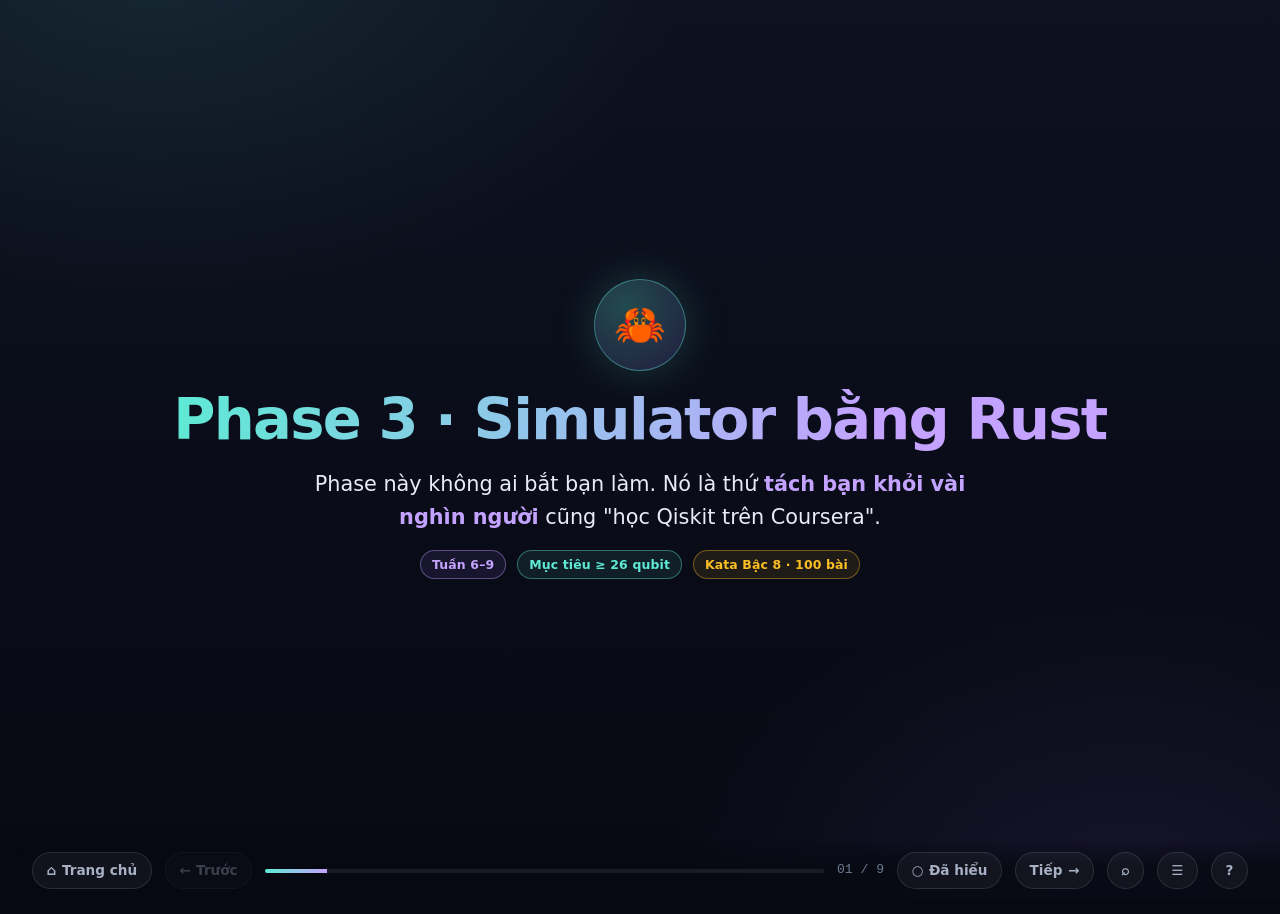
<file: slides/phase3.html>
<!DOCTYPE html>
<html lang="vi">
<head>
<meta charset="UTF-8">
<meta name="viewport" content="width=device-width, initial-scale=1.0">
<title>Phase 3 — Simulator bằng Rust · Quantum Zero→Hero</title>
<link rel="stylesheet" href="assets/theme.css">
</head>
<body data-deck="phase3">
<div class="deck">

<!-- ══ 1 ══ -->
<div class="slide" data-part="Mở đầu" data-title="Phase 3 — Simulator bằng Rust">
  <div class="wrap hero">
    <div class="orb">🦀</div>
    <h1>Phase 3 · Simulator bằng Rust</h1>
    <p class="lead" style="max-width:700px">Phase này không ai bắt bạn làm. Nó là thứ <em class="q">tách bạn khỏi vài nghìn người</em> cũng "học Qiskit trên Coursera".</p>
    <div class="row" style="justify-content:center">
      <span class="chip violet">Tuần 6–9</span>
      <span class="chip cyan">Mục tiêu ≥ 26 qubit</span>
      <span class="chip amber">Kata Bậc 8 · 100 bài</span>
    </div>
  </div>
</div>

<!-- ══ 2 ══ -->
<div class="slide" data-title="Vì sao phase này đáng gấp đôi">
  <div class="wrap">
    <h2><span class="k">01</span> Vì sao đúng lúc này lại đáng làm</h2>
    <div class="grid-2">
      <div class="card good">
        <h3>Qiskit đang được viết lại bằng Rust</h3>
        <ul>
          <li>v2.3 (01/2026) hoàn tất chuyển <code>ControlFlowOp</code> sang Rust — mảnh cuối cùng của core data model</li>
          <li>v2.4 và v2.5 mở rộng <b>C API</b>: viết transpiler pass bằng C/Rust rồi nạp vào Qiskit dưới dạng compiled extension</li>
        </ul>
        <p style="color:var(--text)">Nghĩa là: người viết Rust tốt hiện đang là loại contributor mà <b>dự án quantum lớn nhất thế giới đang thiếu</b>.</p>
      </div>
      <div class="card info">
        <h3>Giá trị nghề nghiệp thật</h3>
        <p>Một simulator lượng tử viết bằng Rust có benchmark tử tế là bằng chứng năng lực kỹ thuật <b>mạnh hơn nhiều</b> so với thêm một chứng chỉ.</p>
        <p>Nhà tuyển dụng Data/AI không cần bạn biết quantum — họ cần bằng chứng bạn <em class="q">học được thứ khó và ship được sản phẩm</em>. Phase này chính là bằng chứng đó.</p>
      </div>
    </div>
    <div class="note"><b>Điều kiện vào:</b> Phase 1 đã xong (39/39 test xanh). Bạn cần bản NumPy chạy đúng để làm mốc đối chiếu — không có nó thì không debug nổi bản Rust.</div>
  </div>
</div>

<!-- ══ 3 ══ -->
<div class="slide" data-part="Thiết kế & thuật toán" data-title="Kiến trúc">
  <div class="wrap">
    <h2><span class="k">02</span> Kiến trúc gợi ý</h2>
    <div class="grid-2">
      <div class="card">
        <h3>Cấu trúc dữ liệu</h3>
<pre class="code" data-lang="rust">Vec&lt;Complex64&gt; độ dài 2^n

// KHÔNG dùng ndarray cho state vector — thừa.
// State vector là mảng 1 chiều phẳng, không cần
// máy móc đa chiều.</pre>
      </div>
      <div class="card">
        <h3>Crates cần dùng</h3>
        <ul>
          <li><code>num-complex</code> — kiểu Complex64</li>
          <li><code>rayon</code> — song song hoá vòng lặp (tuần 8)</li>
          <li><code>criterion</code> — benchmark tử tế, có thống kê</li>
          <li><code>pyo3</code> + <code>maturin</code> — binding sang Python (tuần 9)</li>
        </ul>
      </div>
    </div>
    <div class="card warn">
      <h3>Quy tắc bất di bất dịch của phase này</h3>
      <p>Mỗi bước tối ưu <b>bắt buộc</b> phải kiểm chứng lại với <code>qsim.py</code> của Phase 1 hoặc với <code>qiskit-aer</code>. Tối ưu mà không kiểm chứng = viết bug nhanh hơn.</p>
    </div>
  </div>
</div>

<!-- ══ 4 ══ -->
<div class="slide" data-title="⭐ Chìa khoá: pairwise indexing">
  <div class="wrap wide">
    <h2><span class="k">03</span> ⭐ Chìa khoá — đừng bao giờ dựng ma trận 2ⁿ×2ⁿ</h2>
    <p>Bạn đã gặp ý tưởng này ở Phase 1. Ở Rust nó còn quan trọng hơn, vì đây là chỗ quyết định bạn dừng ở 12 qubit hay đi được tới 28.</p>
<pre class="code" data-lang="rust">// áp cổng 1-qubit U lên qubit t:
// cho mỗi i mà bit t của i bằng 0:
//   let j = i | (1 &lt;&lt; t);
//   let (a, b) = (state[i], state[j]);
//   state[i] = U[0][0]*a + U[0][1]*b;
//   state[j] = U[1][0]*a + U[1][1]*b;</pre>
    <div class="grid-2">
      <div class="card bad">
        <h3>Ma trận đầy đủ</h3>
        <p><b>O(4ⁿ)</b> mỗi cổng · bộ nhớ 2ⁿ×2ⁿ</p>
        <p class="tiny">Trần thực tế: ~12 qubit</p>
      </div>
      <div class="card good">
        <h3>Ghép cặp</h3>
        <p><b>O(2ⁿ)</b> mỗi cổng · bộ nhớ 2ⁿ</p>
        <p class="tiny">Trần thực tế: 26–28 qubit trên laptop</p>
      </div>
    </div>
    <div class="note">Đây chính là design principle của <b>Spinoza</b> (<code>github.com/QuState/spinoza</code>, arXiv:2303.01493). <b>Đọc source của nó SAU KHI bạn tự nghĩ ra</b>, không phải trước — nếu đọc trước, bạn mất đúng phần giá trị nhất của phase này.</div>

    <!-- ── Interactive Simulator RAM & Complexity Calculator ── -->
    <div style="margin-top:0.8rem;background:var(--surface);border:1px solid var(--line);border-radius:var(--r);padding:1rem 1.2rem">
      <div class="row" style="justify-content:space-between;align-items:center;margin-bottom:0.6rem">
        <span class="eyebrow" style="color:var(--cyan)">⚡ Bộ Tính Toán RAM Simulator Tương Tác · Kéo slider số Qubit</span>
        <a class="tiny" href="practice.html#pairwise" target="_blank" style="color:var(--cyan);text-decoration:none">Mở phòng luyện tập đầy đủ ↗</a>
      </div>
      <div style="display:grid;gap:0.4rem;margin-bottom:0.8rem">
        <div style="display:flex;justify-content:space-between;font-size:0.86rem">
          <span>Số lượng Qubit (N): <b id="ram-n-val" style="color:var(--cyan);font-family:var(--mono)">16</b></span>
          <span style="color:var(--text-3)">Biên độ: <b id="ram-states-val" style="color:var(--text);font-family:var(--mono)">65,536</b></span>
        </div>
        <input type="range" min="4" max="34" value="16" id="ram-slider"
               oninput="updateRamCalc(+this.value)"
               style="width:100%;accent-color:var(--cyan)">
      </div>
      <div class="ram-calc-grid">
        <div class="ram-metric-card good">
          <span class="ram-lbl">Ghép Cặp (Statevector O(2ⁿ))</span>
          <b id="ram-vec-val" style="color:var(--cyan);font-family:var(--mono);font-size:1.15rem">1.0 MB</b>
        </div>
        <div class="ram-metric-card danger">
          <span class="ram-lbl">Ma Trận Đầy Đủ (Naive O(4ⁿ))</span>
          <b id="ram-mat-val" style="color:var(--rose);font-family:var(--mono);font-size:1.15rem">68.7 GB</b>
        </div>
        <div class="ram-metric-card">
          <span class="ram-lbl">Số Cặp Độc Lập</span>
          <b id="ram-pairs-val" style="color:var(--violet);font-family:var(--mono);font-size:1.15rem">32,768 cặp</b>
        </div>
        <div id="ram-status-card" class="ram-metric-card good">
          <span class="ram-lbl">Đánh Giá Phần Cứng</span>
          <b style="color:var(--green)">🟢 Cực nhanh trên Laptop thông thường (RAM &lt; 1 GB)</b>
        </div>
      </div>
    </div>
  </div>
</div>

<!-- ══ NEW · đặt mục tiêu bằng số ═══════════════════════════════════════ -->
<div class="slide" data-title="Đặt mục tiêu bằng con số">
  <div class="wrap wide">
    <h2><span class="k">04</span> Đặt mục tiêu bằng con số, không bằng cảm giác</h2>
    <p>"Viết simulator bằng Rust" là mục tiêu mơ hồ. Bốn con số dưới đây thì không — chúng là thứ bạn dán lên README và là thứ người đọc repo của bạn quan tâm.</p>

    <div class="grid-2">
      <div class="card">
        <h3>Bốn con số phải đo được</h3>
        <div class="steps-v">
          <div class="sv"><span class="dot">1</span><div class="body">
            <b>Trần số qubit</b>
            <span class="tiny">Chạy được bao nhiêu qubit trước khi hết RAM? Mục tiêu ≥ 26 (16 GB RAM ≈ 30 qubit lý thuyết, thực tế thấp hơn vì bản sao tạm).</span>
          </div></div>
          <div class="sv"><span class="dot">2</span><div class="body">
            <b>Thời gian một cổng H trên 24 qubit</b>
            <span class="tiny">Con số so sánh được giữa mọi phiên bản của bạn. Đo bằng <code>criterion</code>, không bằng <code>Instant::now()</code>.</span>
          </div></div>
          <div class="sv"><span class="dot">3</span><div class="body">
            <b>Hệ số tăng tốc khi bật rayon</b>
            <span class="tiny">Máy 8 nhân mà chỉ nhanh 1.4× thì bạn đang bị giới hạn băng thông bộ nhớ, không phải CPU — và đó là một phát hiện đáng viết vào bài.</span>
          </div></div>
          <div class="sv"><span class="dot">4</span><div class="body">
            <b>Tỉ lệ so với qiskit-aer</b>
            <span class="tiny">Chậm hơn 3× là kết quả bình thường và trung thực. Nhanh hơn Aer thì hãy kiểm tra lại xem có đang so sai không.</span>
          </div></div>
        </div>
      </div>
      <div class="card">
        <h3>Hình dung mức chênh lệch</h3>
        <p class="tiny">Một cổng H trên 24 qubit (16.7 triệu biên độ) — số minh hoạ, máy bạn sẽ khác:</p>
        <div class="bars">
          <div class="b"><span class="k">naive</span><span class="track"><span class="fill" data-w="100"></span></span><span class="v">≫ 1 phút</span></div>
          <div class="b"><span class="k">pair</span><span class="track"><span class="fill" data-w="26"></span></span><span class="v">~210 ms</span></div>
          <div class="b"><span class="k">rayon</span><span class="track"><span class="fill" data-w="9"></span></span><span class="v">~62 ms</span></div>
          <div class="b"><span class="k">aer</span><span class="track"><span class="fill" data-w="5"></span></span><span class="v">~28 ms</span></div>
        </div>
        <p class="tiny" style="margin-top:.5rem"><b>Đọc biểu đồ này thế nào:</b> bước nhảy lớn nhất <em class="q">không</em> phải từ Rust hay từ song song hoá — nó đến từ việc đổi thuật toán (naive → ghép cặp). Đây là bài học chuyển được sang mọi lĩnh vực khác: chọn đúng thuật toán ăn đứt mọi micro-optimization.</p>
      </div>
    </div>

    <div class="card warn frag">
      <h3>Ba cái bẫy benchmark làm số của bạn vô nghĩa</h3>
      <ul>
        <li><b>Đo bản debug.</b> Rust debug chậm hơn release 10–50×. Luôn <code>cargo bench</code> hoặc <code>--release</code>.</li>
        <li><b>Quên warm-up.</b> Lần chạy đầu tốn thời gian cấp phát và làm nóng cache. <code>criterion</code> lo giúp bạn chuyện này.</li>
        <li><b>So sai đơn vị công việc.</b> Aer transpile mạch trước khi chạy; nếu bạn tính cả thời gian transpile vào thì đang so táo với cam.</li>
      </ul>
    </div>

    <div class="notes">Slide này tồn tại vì "viết simulator Rust" thường chết ở chỗ không biết khi nào là xong. Bốn con số biến nó thành việc có điểm dừng.</div>
  </div>
</div>

<!-- ══ 5 ══ -->
<div class="slide" data-part="Thực thi & nộp bài" data-title="Lộ trình 4 tuần">
  <div class="wrap wide">
    <h2><span class="k">05</span> Bốn tuần, bốn mốc</h2>
    <div class="table-scroll">
      <table class="t">
        <tr><th>Tuần</th><th>Mục tiêu</th><th>Trần qubit</th><th>Kiểm chứng</th></tr>
        <tr><td><b>6</b></td><td>Naive — dựng ma trận đầy đủ, cho chạy được đã</td><td>~12</td><td>Khớp <code>qsim.py</code> của bạn</td></tr>
        <tr><td><b>7</b></td><td>Pairwise indexing</td><td>22–24</td><td>Khớp <code>qiskit-aer</code></td></tr>
        <tr><td><b>8</b></td><td><code>rayon</code> song song hoá vòng lặp cặp</td><td>26–28</td><td>Benchmark bằng <code>criterion</code></td></tr>
        <tr><td><b>9</b></td><td>Binding Python bằng <code>pyo3</code> + <code>maturin</code></td><td>—</td><td>Benchmark đối đầu với <code>qiskit-aer</code></td></tr>
      </table>
    </div>
    <div class="card warn">
      <h3>Vì sao tuần 6 lại cố tình viết bản chậm?</h3>
      <p>Để bạn <b>đo được</b> mức cải thiện ở tuần 7. Không có mốc so sánh thì "nhanh hơn" chỉ là cảm giác. Bản naive tuần 6 chính là baseline cho biểu đồ benchmark — thứ recruiter sẽ nhìn vào.</p>
    </div>
    <div class="ex">
      <div class="ex-head"><span class="ex-tag">Thực hành 3.1</span><span class="ex-title">Ghi số liệu từ tuần 6</span></div>
      <div class="ex-body">
        <p>Ngay từ tuần 6, mỗi lần chạy hãy ghi lại: số qubit, số cổng, thời gian, RAM đỉnh. Vào một file CSV.</p>
        <p>Cuối tuần 9 bạn sẽ có sẵn dữ liệu để vẽ biểu đồ, thay vì phải chạy lại tất cả.</p>
      </div>
    </div>
  </div>
</div>

<!-- ══ 6 ══ -->
<div class="slide" data-title="Hệ sinh thái Rust quantum">
  <div class="wrap">
    <h2><span class="k">06</span> Đọc để tham chiếu — đừng copy</h2>
    <div class="grid-2">
      <div class="card">
        <h3>spinoza</h3>
        <p class="tiny"><code>QuState/spinoza</code> — state-vector thuần Rust, rất nhanh, kèm paper. Gần nhất với thứ bạn đang viết.</p>
      </div>
      <div class="card">
        <h3>roqoqo / qoqo</h3>
        <p class="tiny">HQS Quantum Simulations — toolkit đầy đủ, có backend QuEST. Xem cách họ thiết kế API.</p>
      </div>
      <div class="card">
        <h3>RustQIP</h3>
        <p class="tiny"><code>Renmusxd/RustQIP</code> — tận dụng borrow checker để <b>enforce định lý no-cloning ngay ở mức kiểu dữ liệu</b>. Rất thú vị về mặt thiết kế.</p>
      </div>
      <div class="card">
        <h3>qasmsim</h3>
        <p class="tiny">Interpreter OpenQASM bằng Rust. Đọc nếu bạn muốn thêm phần parse mạch.</p>
      </div>
      <div class="card">
        <h3>Qiskit <code>crates/</code></h3>
        <p class="tiny"><code>github.com/Qiskit/qiskit</code> — production code trông thế nào. Cũng là nơi bạn sẽ gửi PR đầu tiên ở Phase 5.</p>
      </div>
      <div class="card">
        <h3>arewequantumyet.github.io</h3>
        <p class="tiny">Index tổng hợp hệ sinh thái Rust quantum.</p>
      </div>
    </div>
    <div class="note"><b>Thứ tự đọc:</b> tự viết xong tuần 7 → đọc spinoza → so sánh cách mình làm với cách họ làm → viết lại phần nào thấy mình dở hơn. Đọc trước khi tự nghĩ là cách nhanh nhất để không học được gì.</div>
  </div>
</div>

<!-- ══ 7 ══ -->
<div class="slide" data-title="Kata Bậc 8 song song">
  <div class="wrap">
    <h2><span class="k">07</span> Kata Bậc 8 — luyện dựng mạch lớn</h2>
    <p>Bậc 8 (100 bài) là bậc rèn <b>kỹ năng dựng mạch</b>, không phải học khái niệm mới. Rất hợp để làm xen kẽ khi đang chờ <code>cargo build</code>.</p>
    <div class="table-scroll">
      <table class="t">
        <tr><th>Chủ đề</th><th>Bài</th><th>Vì sao hợp Phase 3</th></tr>
        <tr><td><code>TruthTables</code></td><td>10</td><td>Biểu diễn hàm boolean — nền cho oracle lớn</td></tr>
        <tr><td><code>UnitaryPatterns</code></td><td>18</td><td>Nghĩ theo <b>ma trận</b> thay vì theo cổng — đúng góc nhìn của người viết simulator</td></tr>
        <tr><td><code>DistinguishUnitaries</code></td><td>15</td><td>Nhận diện cổng qua tác động của nó</td></tr>
        <tr><td><code>RippleCarryAdder</code></td><td>23</td><td>Mạch lớn nhất bộ — test hiệu năng simulator của bạn rất tốt</td></tr>
        <tr><td><code>GraphColoring</code> · <code>BoundedKnapsack</code></td><td>34</td><td>Ứng dụng thật của Grover trên bài toán tổ hợp</td></tr>
      </table>
    </div>
    <div class="ex">
      <div class="ex-head"><span class="ex-tag">Thực hành 3.2</span><span class="ex-title">Dùng kata làm bộ test cho simulator Rust</span><span class="chip">nâng cao</span></div>
      <div class="ex-body">
        <p>Sau khi có binding <code>pyo3</code> ở tuần 9: lấy các mạch trong <code>RippleCarryAdder</code> chạy trên simulator Rust của bạn và so với Qiskit.</p>
        <p>Đây là bộ test tích hợp <b>miễn phí, đã kiểm chứng</b> — mạnh hơn nhiều so với vài mạch bạn tự nghĩ ra.</p>
      </div>
    </div>
  </div>
</div>

<!-- ══ 8 ══ -->
<div class="slide" data-title="Deliverable Phase 3">
  <div class="wrap">
    <h2><span class="k">08</span> Deliverable — thứ recruiter thật sự click vào</h2>
    <div class="card pad-lg">
      <div class="row" style="justify-content:space-between">
        <h3>Tick khi xong — trình duyệt nhớ giúp bạn</h3>
        <span data-check-count="#p3-check">0/5</span>
      </div>
      <ul class="check" id="p3-check">
        <li><b>Repo Rust public</b> — simulator chạy được ≥ 26 qubit</li>
        <li><b>README có biểu đồ benchmark</b> — naive vs pairwise vs rayon vs qiskit-aer</li>
        <li><b>Binding Python</b> qua <code>pyo3</code> + <code>maturin</code>, cài được bằng <code>pip install</code></li>
        <li><b>Một bài viết ngắn</b>: "Tôi viết quantum simulator bằng Rust — nhanh hơn/chậm hơn Aer bao nhiêu và vì sao"</li>
        <li><b>Kata Bậc 8</b> xong (100 bài) → tổng <b>311/350</b></li>
      </ul>
    </div>
    <div class="card info">
      <h3>Về bài viết — đừng bỏ qua</h3>
      <p>Nếu simulator của bạn <b>chậm hơn</b> Aer, hãy viết đúng như thế và giải thích vì sao (Aer có SIMD, có nhiều năm tối ưu, có cả backend chuyên biệt). Một bài viết trung thực phân tích được điểm yếu của chính mình gây ấn tượng <em class="q">mạnh hơn</em> một con số đẹp không giải thích được.</p>
    </div>
    <div class="row" style="justify-content:center;margin-top:.5rem">
      <a class="btn" href="phase2.html" style="background:var(--surface);border:1px solid var(--line);color:var(--text-2);border-radius:99px;padding:.55rem 1.1rem">← Phase 2</a>
      <a class="btn" href="index.html" style="background:var(--surface);border:1px solid var(--line);color:var(--text-2);border-radius:99px;padding:.55rem 1.1rem">⌂ Trang chủ</a>
      <a class="btn" href="phase4_5.html" style="background:rgba(94,234,212,.14);border:1px solid var(--cyan-dim);color:var(--cyan);border-radius:99px;padding:.55rem 1.1rem">Phase 4–5 →</a>
    </div>
  </div>
</div>

</div>
<script src="assets/qlab.js"></script>
<script src="assets/practice_lab.js"></script>
<script src="assets/deck.js"></script>
</body>
</html>
</file>
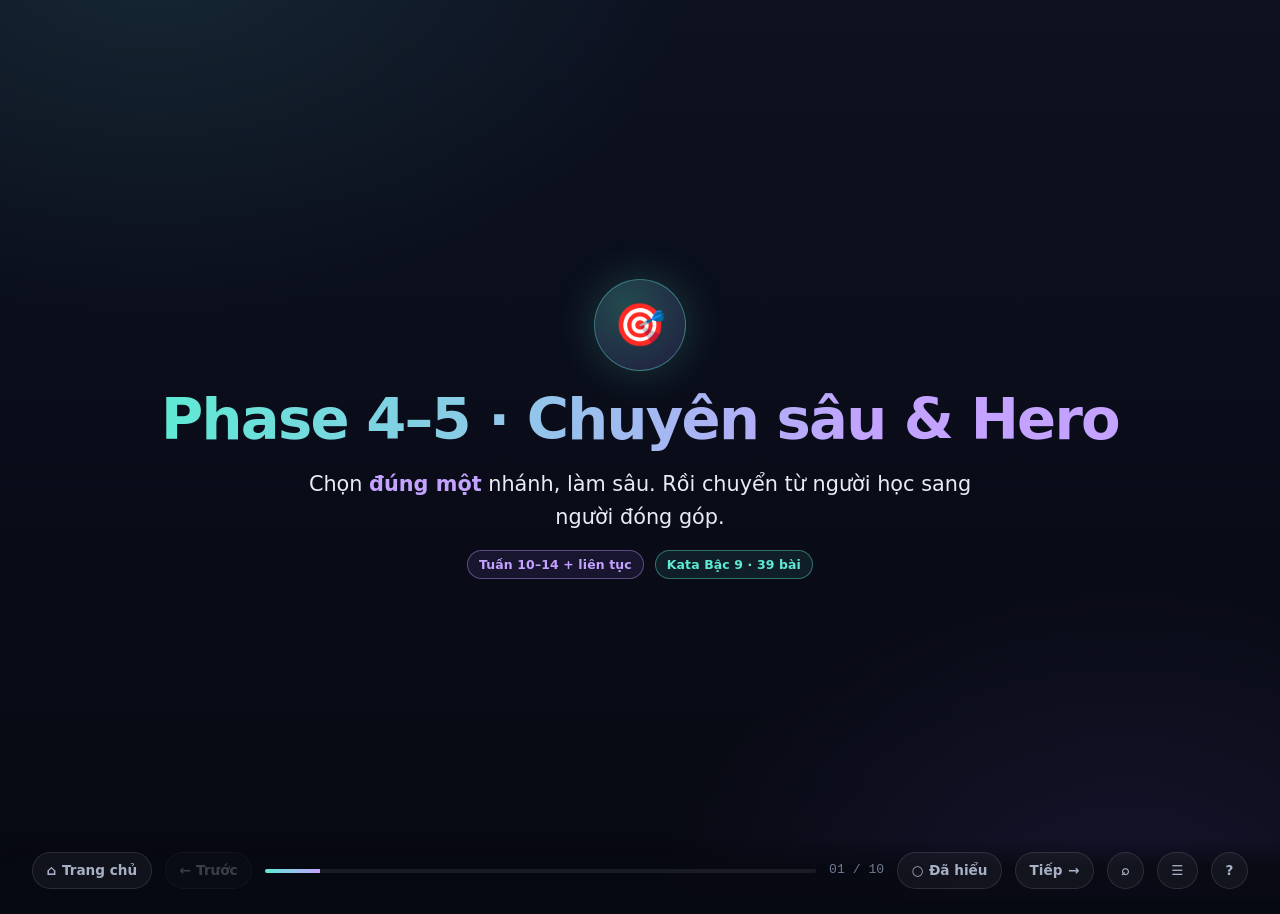
<file: slides/phase4_5.html>
<!DOCTYPE html>
<html lang="vi">
<head>
<meta charset="UTF-8">
<meta name="viewport" content="width=device-width, initial-scale=1.0">
<title>Phase 4–5 — Chuyên sâu &amp; Hero · Quantum Zero→Hero</title>
<link rel="stylesheet" href="assets/theme.css">
</head>
<body data-deck="phase45">
<div class="deck">

<!-- ══ 1 ══ -->
<div class="slide" data-part="Mở đầu" data-title="Phase 4–5 — Chuyên sâu & Hero">
  <div class="wrap hero">
    <div class="orb">🎯</div>
    <h1>Phase 4–5 · Chuyên sâu &amp; Hero</h1>
    <p class="lead" style="max-width:680px">Chọn <em class="q">đúng một</em> nhánh, làm sâu. Rồi chuyển từ người học sang người đóng góp.</p>
    <div class="row" style="justify-content:center">
      <span class="chip violet">Tuần 10–14 + liên tục</span>
      <span class="chip cyan">Kata Bậc 9 · 39 bài</span>
    </div>
  </div>
</div>

<!-- ══ 2 ══ -->
<div class="slide" data-title="Ba nhánh — chọn một">
  <div class="wrap">
    <h2><span class="k">01</span> Ba nhánh, chọn một, đừng học cả ba</h2>
    <div class="grid-3">
      <div class="card good">
        <div class="row"><span class="chip green">Khuyến nghị</span></div>
        <h3>A · Quantum Error Correction</h3>
        <p class="tiny">Bài toán <b>hệ thống + thuật toán đồ thị + hiệu năng</b>, không phải bài toán vật lý. Đây là nơi 80% nỗ lực kỹ thuật thật của ngành đang đổ vào.</p>
      </div>
      <div class="card">
        <h3>B · Quantum Machine Learning</h3>
        <p class="tiny">Khớp trực tiếp với hồ sơ AI/ML. Nhưng đọc kỹ phần cảnh báo ở slide sau trước khi chọn.</p>
      </div>
      <div class="card">
        <h3>C · Quantum Simulation</h3>
        <p class="tiny">Ứng dụng có khả năng mang giá trị thật <b>sớm nhất</b>. Nhưng cần nền hoá lượng tử / vật lý chất rắn — tốn công nhất trên mỗi đơn vị kiến thức thu được.</p>
      </div>
    </div>
    <div class="card warn">
      <h3>Vì sao chỉ một</h3>
      <p>Học cả ba = biết tên công cụ của cả ba, không làm được cái nào. Một dự án sâu có số liệu ăn đứt ba dự án tutorial. Bạn luôn có thể học nhánh khác sau — nền tảng Phase 1–3 dùng chung cho cả ba.</p>
    </div>
  </div>
</div>

<!-- ══ 3 ══ -->
<div class="slide" data-part="Ba nhánh chuyên sâu" data-title="Nhánh A · QEC">
  <div class="wrap">
    <h2><span class="k">02</span> Nhánh A · Quantum Error Correction ⭐</h2>
    <div class="grid-2">
      <div class="card">
        <h3>Vì sao hợp bạn</h3>
        <p>Decoder là bài toán <b>minimum-weight perfect matching</b> — thuật toán đồ thị. Simulator là <b>code hiệu năng cao</b>. Đây đúng là bài toán hệ thống bạn đã quen, chỉ đổi domain.</p>
        <p>Và nó ghép thẳng vào Phase 3: dự án cuối là <b>viết lại decoder bằng Rust</b>, benchmark với pymatching.</p>
      </div>
      <div class="card">
        <h3>Công cụ</h3>
        <ul>
          <li><code>stim</code> — Clifford simulator của Craig Gidney. Nhanh kinh khủng, chạy được hàng triệu shot surface code</li>
          <li><code>pymatching</code> — decoder MWPM, ghép trực tiếp với stim</li>
        </ul>
<pre class="code" data-lang="bash">pip install stim pymatching</pre>
      </div>
    </div>
    <div class="card info">
      <h3>Lộ trình QEC</h3>
      <p><b>repetition code (3 qubit)</b> → <b>phase-flip code</b> → <b>Shor 9-qubit</b> → <b>surface code distance 3</b> → <b>distance 5</b> → <b>tự viết decoder</b></p>
      <p class="tiny">Kata Bậc 9 có <code>QEC_BitFlipCode</code> (12 bài) — chính là bước đầu tiên. Làm hết trước khi chạm vào stim.</p>
    </div>
  </div>
</div>

<!-- ══ 4 ══ -->
<div class="slide" data-title="Nhánh B · QML">
  <div class="wrap">
    <h2><span class="k">03</span> Nhánh B · Quantum Machine Learning</h2>
    <div class="grid-2">
      <div class="card">
        <h3>Nội dung</h3>
        <ul>
          <li>Variational circuits, parameter-shift rule</li>
          <li>Data encoding — chỗ quyết định thành bại</li>
          <li>VQE, QAOA, quantum kernels</li>
        </ul>
        <p class="tiny">Công cụ: <code>pip install pennylane</code>, demos tại <code>pennylane.ai/qml</code>. Đây là lúc <b>duy nhất</b> trong lộ trình bạn cài framework thứ hai.</p>
      </div>
      <div class="card bad">
        <h3>Nói thẳng trước khi bạn chọn nhánh này</h3>
        <p>Tính đến 2026, QML <b>chưa</b> chứng minh được lợi thế thực tế so với ML cổ điển trên bài toán thật.</p>
        <ul>
          <li><b>Barren plateau</b> — gradient tiêu biến theo hàm mũ khi số qubit tăng — vẫn chưa có lời giải chung</li>
          <li>Nhiều kết quả "quantum advantage" ban đầu đã <b>bị thuật toán cổ điển đuổi kịp</b></li>
        </ul>
        <p style="color:var(--text)">Học nhánh này <b>để hiểu và để nghiên cứu</b> thì tốt. Đừng học vì tin nó sắp thay thế PyTorch.</p>
      </div>
    </div>
  </div>
</div>

<!-- ══ NEW · mã sửa lỗi bit-flip, bấm được ══════════════════════════════ -->
<div class="slide" data-title="🔬 Bit-flip code · tự tạo lỗi rồi tự thấy">
  <div class="wrap wide">
    <h2><span class="k">04</span> 🔬 Mã sửa lỗi nhỏ nhất — 3 qubit, bấm là hiểu</h2>
    <p>Không định lý, không cú pháp. Mã bit-flip: sao chép thông tin của 1 qubit sang 3 qubit, rồi <b>bỏ phiếu đa số</b> khi có lỗi. Widget dưới đã mã hoá sẵn <span class="ket">|+⟩</span>.</p>

    <div class="qlab" data-n="3" data-gates="H0,CX0-1,CX0-2" data-hide="bloch" data-shots="1024"
         data-title="Mã hoá 1 qubit thành 3"
         data-goal="Bước 1: chỉ |000⟩ và |111⟩ có biên độ — đó là trạng thái đã mã hoá. Bước 2: bấm X lên q1 (giả lập lỗi lật bit). Bây giờ chỉ còn |010⟩ và |101⟩. Đọc 3 bit rồi bỏ phiếu đa số: bit lẻ loi chính là qubit bị lỗi."></div>

    <div class="grid-3">
      <div class="card good frag">
        <h3>Không lỗi</h3>
        <p class="tiny">Chỉ ra <code>000</code> hoặc <code>111</code>. Ba bit luôn giống nhau → biết chắc là không có lỗi lật bit.</p>
      </div>
      <div class="card warn frag">
        <h3>Lỗi trên q₁</h3>
        <p class="tiny">Ra <code>010</code> hoặc <code>101</code>. Bit ở vị trí 1 luôn khác hai bit kia → <b>vị trí lỗi lộ ra ngay</b>, mà không cần biết trạng thái gốc là gì.</p>
      </div>
      <div class="card bad frag">
        <h3>Lỗi trên hai qubit</h3>
        <p class="tiny">Bỏ phiếu đa số ra kết quả <b>sai</b>. Mọi mã sửa lỗi đều có ngưỡng — vượt ngưỡng thì nó làm hại chứ không giúp.</p>
      </div>
    </div>

    <div class="card info frag">
      <h3>Chỗ mã lượng tử khác mã cổ điển — và cũng là chỗ khó</h3>
      <p>Ở mã cổ điển bạn cứ đọc 3 bit rồi bỏ phiếu. Ở lượng tử, <b>đọc là phá huỷ</b> — đo 3 qubit là mất luôn chồng chập cần bảo vệ.</p>
      <p>Lời giải: dùng thêm <b>qubit phụ (ancilla)</b> và đo <em class="q">so sánh</em> chứ không đo trực tiếp. Câu hỏi "q₀ và q₁ có giống nhau không?" trả lời được mà <b>không</b> tiết lộ q₀ là gì. Kết quả đó gọi là <b>syndrome</b>.</p>
      <p class="tiny">Và bit-flip code chỉ chống được lỗi X. Chống cả X lẫn Z cần <b>9 qubit</b> (mã Shor). Chống lỗi tuỳ ý với ngưỡng chịu được thì cần <b>surface code</b> — hàng nghìn qubit vật lý cho một qubit logic. Đó là lý do cả ngành đang ở đâu hôm nay.</p>
    </div>

    <!-- ── Interactive QEC Bit-Flip Station ── -->
    <div style="margin-top:0.8rem">
      <div class="row" style="justify-content:space-between;align-items:center;margin-bottom:0.4rem">
        <span class="eyebrow" style="color:var(--cyan)">🛡️ Trạm Mô Phỏng Sửa Lỗi Tương Tác · Tự tạo lỗi rồi tự đo hội chứng</span>
        <a class="tiny" href="practice.html#qec" target="_blank" style="color:var(--cyan);text-decoration:none">Mở phòng luyện tập đầy đủ ↗</a>
      </div>
      <div id="qec-lab-mount"></div>
    </div>

    <div class="notes">Đây là slide chuyển tiếp tốt nhất sang nhánh A. Ai bấm ra được "bit lẻ loi = vị trí lỗi" là đã có trực giác đúng về syndrome decoding.</div>
  </div>
</div>

<!-- ══ 5 ══ -->
<div class="slide" data-title="Kata Bậc 9">
  <div class="wrap wide">
    <h2><span class="k">05</span> Kata Bậc 9 — nghịch lý lượng tử &amp; sửa lỗi</h2>
    <p>39 bài cuối cùng. Ba trò chơi đầu <b>chứng minh</b> lượng tử thật sự khác cổ điển — không phải bằng lời, bằng con số bạn tự tính ra.</p>
    <div class="table-scroll">
      <table class="t">
        <tr><th>Chủ đề</th><th>Bài</th><th>Nội dung</th></tr>
        <tr><td><code>CHSHGame</code></td><td>8</td><td>Chiến lược cổ điển tốt nhất thắng 75%. Chiến lược lượng tử thắng ~85.4%. Đây là <b>bất đẳng thức Bell</b> dưới dạng trò chơi — bạn tự tính ra con số đó.</td></tr>
        <tr><td><code>GHZGame</code></td><td>7</td><td>Cổ điển thắng tối đa 75%, lượng tử thắng <b>100%</b>. Còn dứt khoát hơn CHSH.</td></tr>
        <tr><td><code>MagicSquareGame</code></td><td>12</td><td>Bài toán bất khả thi về mặt cổ điển, giải được bằng lượng tử.</td></tr>
        <tr><td><code>QEC_BitFlipCode</code></td><td>12</td><td>Viên gạch đầu tiên của error correction — mã sửa lỗi lật bit.</td></tr>
      </table>
    </div>

    <!-- ── Interactive CHSH Bell Game Simulator ── -->
    <div style="margin-top:0.8rem">
      <div class="row" style="justify-content:space-between;align-items:center;margin-bottom:0.4rem">
        <span class="eyebrow" style="color:var(--cyan)">🎲 Trò Chơi Bất Đẳng Thức Bell CHSH Tương Tác</span>
        <a class="tiny" href="practice.html#chsh" target="_blank" style="color:var(--cyan);text-decoration:none">Mở phòng luyện tập đầy đủ ↗</a>
      </div>
      <div id="chsh-game-mount"></div>
    </div>

    <div class="card info">
      <h3>Vì sao để 3 trò chơi ở cuối</h3>
      <p>Chúng cần bạn <b>thoải mái</b> với đo lường, entanglement và thay đổi cơ sở đo — tức toàn bộ Bậc 1–7. Làm sớm sẽ chỉ chép mạch. Làm đúng lúc này, chúng là phần thoả mãn nhất trong cả 350 bài.</p>
    </div>
  </div>
</div>

<!-- ══ 6 ══ -->
<div class="slide" data-part="Phase 5 · Hero" data-title="Phase 5 · từ học sang đóng góp">
  <div class="wrap">
    <h2><span class="k">06</span> Phase 5 · "Hero" là 4 việc, không phải thêm khoá học</h2>
    <div class="grid-2">
      <div class="card">
        <h3>1 · QGSS 2026 tự học</h3>
        <p>Qiskit Global Summer School 2026 đã chạy 13–24/07/2026. Bạn lỡ đăng ký, nhưng lab public tại <code>github.com/qiskit-community/qgss-2026</code> và lecture được ghi hình.</p>
        <p class="tiny">Làm hết lab — đây là nội dung cấp cao nhất còn miễn phí.</p>
      </div>
      <div class="card">
        <h3>2 · Đóng góp open source</h3>
        <ul>
          <li><b>Qiskit</b> — issue nhãn <code>good first issue</code>, đặc biệt phần Rust trong <code>crates/</code></li>
          <li><b>PennyLane</b> — nhận đóng góp demo</li>
          <li><b>unitaryHACK</b> — hackathon tháng 6 hằng năm, có <b>bounty tiền thật</b> cho PR được merge. Đặt lịch nhắc tháng 5/2027.</li>
        </ul>
      </div>
      <div class="card">
        <h3>3 · Thi đấu</h3>
        <p>IBM Quantum Challenge, hackathon quantum khu vực. Bạn đã có kinh nghiệm lead team — mảng này bạn biết cách chơi rồi.</p>
      </div>
      <div class="card">
        <h3>4 · Đọc paper có chọn lọc</h3>
        <p>Mỗi tuần <b>1</b> paper trên arXiv <code>quant-ph</code>, và <b>cài lại phần chính bằng code</b>.</p>
        <p style="color:var(--text)">Không cài lại = không đọc.</p>
      </div>
    </div>
  </div>
</div>

<!-- ══ 7 ══ -->
<div class="slide" data-title="Sáu cái bẫy">
  <div class="wrap wide">
    <h2><span class="k">07</span> Sáu cái bẫy sẽ làm bạn bỏ cuộc</h2>
    <div class="grid-2">
      <div class="card bad"><h3>1 · Bắt đầu bằng đại số tuyến tính</h3><p class="tiny">Lý do #1 người ta bỏ. Code trước, toán khi bí.</p></div>
      <div class="card bad"><h3>2 · Copy code trước 2024</h3><p class="tiny">Thấy <code>from qiskit import execute</code> → code đã chết từ Qiskit 1.0.</p></div>
      <div class="card bad"><h3>3 · Học 3 framework song song</h3><p class="tiny">Qiskit trước. PennyLane chỉ khi tới Phase 4B.</p></div>
      <div class="card bad"><h3>4 · Đốt quota QPU vào việc simulator làm được</h3><p class="tiny">10 phút/28 ngày để <b>quan sát nhiễu</b>, không phải để chạy thí nghiệm.</p></div>
      <div class="card bad"><h3>5 · Tin hype</h3><p class="tiny">"Quantum sẽ phá RSA năm sau" — không. Shor cho RSA-2048 cần hàng triệu qubit vật lý có sửa lỗi.</p></div>
      <div class="card bad"><h3>6 · Học một mình im lặng</h3><p class="tiny">Discord của Qiskit và forum PennyLane trả lời rất nhanh.</p></div>
    </div>
  </div>
</div>

<!-- ══ 8 ══ -->
<div class="slide" data-title="Nói thẳng về nghề nghiệp">
  <div class="wrap">
    <h2><span class="k">08</span> Nói thẳng về mặt nghề nghiệp</h2>
    <div class="card bad pad-lg">
      <h3>Sự thật khó nghe</h3>
      <p>Quantum computing năm 2026 vẫn là ngành <b>tiền-thương-mại</b>. Số vị trí quantum engineer toàn cầu rất nhỏ và phần lớn yêu cầu PhD vật lý hoặc CS.</p>
      <p style="color:var(--text)">Lộ trình này <b>không</b> phải con đường ngắn tới việc làm. Nếu bạn học vì mục tiêu đó, hãy dừng lại và học thứ khác.</p>
    </div>
    <div class="grid-2">
      <div class="card good">
        <h3>Nhưng nó có giá trị thật · hướng 1</h3>
        <p><b>Làm bạn khác biệt trong tuyển dụng Data &amp; AI.</b> Một simulator lượng tử viết bằng Rust có benchmark tử tế là bằng chứng năng lực mạnh hơn nhiều so với thêm một chứng chỉ. Nhà tuyển dụng không cần bạn biết quantum — họ cần bằng chứng bạn <em class="q">học được thứ khó và ship được sản phẩm</em>.</p>
      </div>
      <div class="card good">
        <h3>Hướng 2 · Đặt cược sớm, chi phí thấp</h3>
        <p>Nếu ngành cất cánh trong 5–10 năm, bạn đã ở trong. Nếu không, bạn vẫn giữ lại kỹ năng <b>Rust hiệu năng cao, tính toán số học, tư duy thuật toán</b> — những thứ có giá trị bất kể quantum đi về đâu.</p>
      </div>
    </div>
    <div class="note">Học vì tò mò và vì thích những bài toán khó. Đó là lý do bền nhất — và cũng là lý do duy nhất đủ sức kéo bạn qua tuần thứ 7.</div>
  </div>
</div>

<!-- ══ 9 ══ -->
<div class="slide" data-title="Checklist tổng">
  <div class="wrap">
    <h2><span class="k">09</span> Checklist toàn lộ trình</h2>
    <div class="card pad-lg">
      <div class="row" style="justify-content:space-between">
        <h3>Toàn bộ lộ trình — tick từng phase khi xong</h3>
        <span data-check-count="#p45-check">0/6</span>
      </div>
      <ul class="check" id="p45-check">
        <li><b>P0</b> (2h) — env chạy, Bell state 50/50, tài khoản IBM Quantum · kata <b>25</b></li>
        <li><b>P1</b> (2 tuần) — <code>qsim.py</code> 39/39 test xanh, khớp qiskit-aer · kata <b>92</b></li>
        <li><b>P2</b> (3 tuần) — 7 thuật toán × 2 bản + 1 lần chạy <code>ibm_kingston</code> có biểu đồ nhiễu · kata <b>211</b></li>
        <li><b>P3</b> (4 tuần) — simulator Rust ≥ 26 qubit, có benchmark, có bài viết · kata <b>311</b></li>
        <li><b>P4</b> (5 tuần) — 1 dự án chuyên sâu (khuyến nghị: QEC decoder bằng Rust) · kata <b>350</b></li>
        <li><b>P5</b> (liên tục) — QGSS labs, PR đầu tiên vào Qiskit, unitaryHACK 2027</li>
      </ul>
    </div>
    <div class="card info">
      <h3>Nếu chỉ nhớ được một câu từ toàn bộ lộ trình</h3>
      <p style="font-size:1.1rem;color:var(--text)">Lượng tử mạnh <b>không phải</b> vì thử mọi khả năng song song, mà vì <em class="q">sắp xếp cho các nhánh sai triệt tiêu nhau và nhánh đúng cộng dồn</em>.</p>
      <p class="tiny">Mọi thuật toán trong 350 kata đều là một biến thể của câu đó.</p>
    </div>
    <div class="row" style="justify-content:center;margin-top:.5rem">
      <a class="btn" href="phase3.html" style="background:var(--surface);border:1px solid var(--line);color:var(--text-2);border-radius:99px;padding:.55rem 1.1rem">← Phase 3</a>
      <a class="btn" href="index.html" style="background:rgba(94,234,212,.14);border:1px solid var(--cyan-dim);color:var(--cyan);border-radius:99px;padding:.55rem 1.1rem">⌂ Trang chủ</a>
    </div>
  </div>
</div>

</div>
<script src="assets/qlab.js"></script>
<script src="assets/practice_lab.js"></script>
<script src="assets/deck.js"></script>
</body>
</html>
</file>
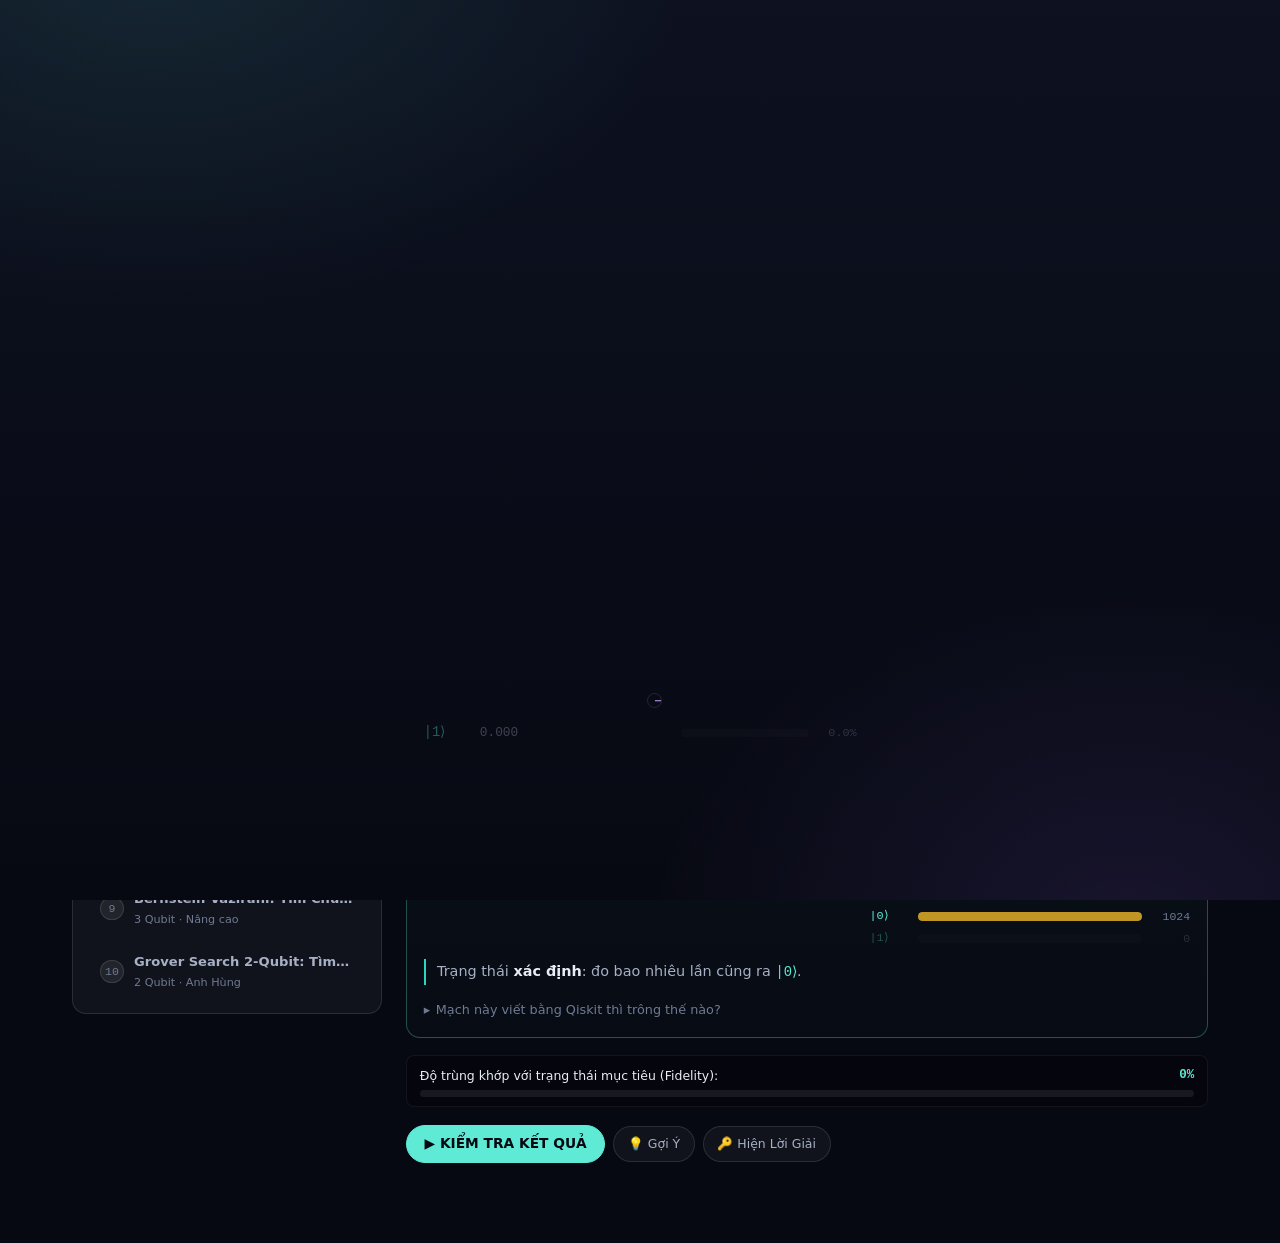
<file: slides/practice.html>
<!DOCTYPE html>
<html lang="vi">
<head>
<meta charset="UTF-8">
<meta name="viewport" content="width=device-width, initial-scale=1.0">
<title>Phòng Luyện Tập Tương Tác & Thử Thách Lượng Tử · Zero→Hero</title>
<link rel="stylesheet" href="assets/theme.css">
<style>
  html, body { height: auto; min-height: 100%; overflow: visible; }
  body { overflow-x: hidden; background: var(--bg); color: var(--text); }
  .practice-page {
    max-width: 1200px; margin: 0 auto;
    padding: clamp(1.5rem, 3vw, 2.5rem) clamp(1rem, 3vw, 2rem) 5rem;
    display: grid; gap: 1.8rem;
  }
  .prac-header {
    display: flex; align-items: center; justify-content: space-between;
    flex-wrap: wrap; gap: 1rem; border-bottom: 1px solid var(--line-soft);
    padding-bottom: 1.2rem;
  }
  .prac-header-left { display: grid; gap: 0.35rem; }
  .prac-header-left h1 { font-size: clamp(1.6rem, 3.5vw, 2.3rem); }
  .prac-nav-links { display: flex; gap: 0.5rem; flex-wrap: wrap; }
  .prac-nav-links a {
    text-decoration: none; font-size: 0.82rem; font-weight: 600;
    padding: 0.35rem 0.85rem; border-radius: 99px;
    background: var(--surface); border: 1px solid var(--line); color: var(--text-2);
    transition: 0.15s;
  }
  .prac-nav-links a:hover { color: var(--cyan); border-color: var(--cyan-dim); }

  /* Tab Bar */
  .prac-tabs {
    display: flex; gap: 0.45rem; overflow-x: auto; padding-bottom: 0.3rem;
    border-bottom: 1px solid var(--line-soft);
  }
  .prac-tab-btn {
    font: inherit; font-size: 0.84rem; font-weight: 600;
    padding: 0.55rem 1rem; border-radius: var(--r-sm) var(--r-sm) 0 0;
    background: var(--surface); border: 1px solid var(--line-soft); border-bottom: 0;
    color: var(--text-2); cursor: pointer; transition: 0.14s; white-space: nowrap;
    display: flex; align-items: center; gap: 0.4rem;
  }
  .prac-tab-btn:hover { color: var(--text); background: var(--surface-2); }
  .prac-tab-btn.active {
    color: var(--bg); background: var(--cyan); border-color: var(--cyan);
  }

  /* Pane */
  .prac-pane { display: none; }
  .prac-pane.active { display: grid; gap: 1.5rem; animation: fadeIn 0.2s ease-out; }
  @keyframes fadeIn { from { opacity: 0; transform: translateY(4px); } to { opacity: 1; transform: none; } }

  /* Challenge Layout */
  .ch-layout {
    display: grid; grid-template-columns: minmax(260px, 310px) 1fr;
    gap: 1.5rem; align-items: start;
  }
  @media (max-width: 860px) {
    .ch-layout { grid-template-columns: 1fr; }
  }
  .ch-sidebar {
    background: var(--surface); border: 1px solid var(--line);
    border-radius: var(--r); padding: 1rem; display: grid; gap: 0.75rem;
  }
  .ch-sidebar-head {
    display: flex; align-items: center; justify-content: space-between;
    padding-bottom: 0.5rem; border-bottom: 1px solid var(--line-soft);
  }
  .ch-sidebar-list { display: grid; gap: 0.35rem; max-height: 620px; overflow-y: auto; }
  .ch-item-btn {
    font: inherit; text-align: left; width: 100%;
    padding: 0.5rem 0.65rem; border-radius: var(--r-sm);
    background: transparent; border: 1px solid transparent;
    color: var(--text-2); cursor: pointer; display: flex; align-items: center; gap: 0.65rem;
    transition: 0.12s;
  }
  .ch-item-btn:hover { background: var(--surface-2); color: var(--text); }
  .ch-item-btn.active {
    background: rgba(94, 234, 212, 0.12); border-color: var(--cyan-dim); color: #ffffff;
  }
  .ch-item-btn.done .ch-dot {
    background: var(--green); color: var(--bg); font-weight: 800;
  }
  .ch-dot {
    width: 1.45rem; height: 1.45rem; border-radius: 50%;
    background: var(--surface-2); border: 1px solid var(--line);
    font-size: 0.72rem; font-family: var(--mono);
    display: grid; place-items: center; flex-shrink: 0; color: var(--text-3);
  }
  .ch-item-info { display: grid; gap: 0.1rem; overflow: hidden; }
  .ch-item-t { font-size: 0.82rem; font-weight: 600; white-space: nowrap; text-overflow: ellipsis; overflow: hidden; }
  .ch-item-sub { font-size: 0.7rem; color: var(--text-3); }

  .ch-main { display: grid; gap: 1.1rem; }
  .ch-header-card {
    background: linear-gradient(180deg, rgba(94,234,212,.08), rgba(94,234,212,.02));
    border: 1px solid rgba(94,234,212,.3); border-radius: var(--r); padding: 1.2rem 1.4rem;
    display: grid; gap: 0.6rem;
  }
  .ch-header-row { display: flex; align-items: center; justify-content: space-between; gap: 0.8rem; flex-wrap: wrap; }
  .ch-target-box {
    display: inline-flex; align-items: center; gap: 0.5rem;
    background: rgba(0,0,0,0.35); padding: 0.35rem 0.8rem; border-radius: var(--r-sm);
    border: 1px solid var(--line-soft); font-family: var(--mono); font-size: 0.9rem;
    color: var(--cyan);
  }
  .ch-nav-btns { display: flex; gap: 0.4rem; }

  /* Meter */
  .ch-meter-wrap {
    display: grid; gap: 0.3rem; background: rgba(0,0,0,0.25);
    padding: 0.6rem 0.8rem; border-radius: var(--r-sm); border: 1px solid var(--line-soft);
  }
  .ch-meter-head { display: flex; justify-content: space-between; font-size: 0.78rem; }
  .ch-track { height: 7px; background: var(--surface-2); border-radius: 99px; overflow: hidden; }
  .ch-fill { height: 100%; background: linear-gradient(90deg, var(--cyan), var(--green)); width: 0%; transition: width 0.3s ease; }

  .ch-actions-bar { display: flex; gap: 0.5rem; flex-wrap: wrap; align-items: center; }
  .ch-hint-box {
    display: none; background: rgba(251,191,36,.08); border: 1px solid var(--amber);
    border-radius: var(--r-sm); padding: 0.8rem 1rem; font-size: 0.84rem; line-height: 1.5;
  }
  .ch-hint-line { padding: 0.2rem 0; color: #fde68a; }
  .ch-sol-line { padding-top: 0.4rem; border-top: 1px dashed rgba(251,191,36,.4); margin-top: 0.4rem; color: var(--cyan); }
  .ch-result-card {
    display: none; border-radius: var(--r); padding: 1.1rem 1.3rem; line-height: 1.5;
  }
  .ch-result-card.success {
    background: rgba(74, 222, 128, 0.1); border: 1px solid var(--green); color: #bbf7d0;
  }
  .ch-result-card.fail {
    background: rgba(244, 63, 94, 0.1); border: 1px solid var(--rose); color: #fecdd3;
  }
  .ch-res-head { font-size: 1rem; margin-bottom: 0.4rem; }
  .ch-res-body { font-size: 0.86rem; margin-bottom: 0.8rem; }
  .ch-res-nav { display: flex; justify-content: flex-end; }

  /* Bloch Module */
  .bloch-grid {
    display: grid; grid-template-columns: minmax(320px, 1.2fr) 1fr;
    gap: 1.5rem; align-items: start;
  }
  @media (max-width: 860px) { .bloch-grid { grid-template-columns: 1fr; } }
  .bloch-canvas-card {
    background: var(--surface); border: 1px solid var(--line);
    border-radius: var(--r); padding: 1rem; display: grid; gap: 0.7rem; text-align: center;
  }
  .bloch-canvas-card canvas { width: 100%; border-radius: var(--r-sm); background: #030408; cursor: grab; }
  .bloch-canvas-card canvas:active { cursor: grabbing; }
  .bloch-tools-card {
    background: var(--surface); border: 1px solid var(--line);
    border-radius: var(--r); padding: 1.2rem; display: grid; gap: 1rem;
  }
  .bloch-gate-palette { display: flex; gap: 0.4rem; flex-wrap: wrap; }

  /* Pairwise Module */
  .pw-controls {
    display: flex; gap: 1.2rem; flex-wrap: wrap; align-items: center;
    background: var(--surface); border: 1px solid var(--line);
    border-radius: var(--r); padding: 0.8rem 1.1rem;
  }
  .pw-control-group { display: flex; gap: 0.35rem; align-items: center; flex-wrap: wrap; }
  .pw-summary-banner {
    background: rgba(94,234,212,.08); border: 1px solid var(--cyan-dim);
    border-radius: var(--r-sm); padding: 0.75rem 1rem; font-size: 0.88rem; line-height: 1.5;
  }
  .pw-grid {
    display: grid; grid-template-columns: repeat(auto-fit, minmax(260px, 1fr));
    gap: 0.9rem;
  }
  .pw-card {
    background: var(--surface); border: 1px solid var(--line);
    border-radius: var(--r); padding: 0.9rem 1.05rem; display: grid; gap: 0.55rem;
    transition: 0.15s;
  }
  .pw-card.active-pair { border-color: rgba(94,234,212,.4); background: rgba(94,234,212,.03); }
  .pw-card.skipped-pair { opacity: 0.55; }
  .pw-card-head { display: flex; justify-content: space-between; align-items: center; font-size: 0.78rem; }
  .pw-pair-badge { font-weight: 700; color: var(--cyan); }
  .pw-status-badge { font-size: 0.72rem; color: var(--text-3); font-family: var(--mono); }
  .pw-indices {
    display: flex; justify-content: space-around; align-items: center;
    background: #050711; padding: 0.5rem; border-radius: var(--r-sm); border: 1px solid var(--line-soft);
  }
  .pw-idx-item { text-align: center; display: grid; gap: 0.1rem; }
  .pw-idx-no { font-family: var(--mono); font-size: 0.78rem; color: var(--text-3); }
  .pw-ket-label { font-family: var(--mono); font-weight: 700; font-size: 0.95rem; color: var(--text); }
  .pw-bit-hl { font-size: 0.68rem; color: var(--cyan); }
  .pw-arrow { font-size: 1.1rem; color: var(--cyan-dim); }
  .pw-formula {
    font-size: 0.72rem; font-family: var(--mono); color: var(--text-3);
    background: rgba(0,0,0,0.3); padding: 0.4rem 0.6rem; border-radius: 4px; line-height: 1.4;
  }

  /* Grover Module */
  .grover-layout {
    display: grid; grid-template-columns: minmax(320px, 1.4fr) 1fr;
    gap: 1.5rem; align-items: start;
  }
  @media (max-width: 860px) { .grover-layout { grid-template-columns: 1fr; } }
  .grover-card {
    background: var(--surface); border: 1px solid var(--line);
    border-radius: var(--r); padding: 1.2rem; display: grid; gap: 0.8rem;
  }
  .grover-card canvas { width: 100%; border-radius: var(--r-sm); background: #04050d; }

  /* QEC Module */
  .qec-station { display: grid; gap: 1rem; }
  .qec-step-card {
    background: var(--surface); border: 1px solid var(--line);
    border-radius: var(--r); padding: 1rem 1.2rem; display: grid; gap: 0.65rem;
  }
  .qec-qubit-row { display: flex; gap: 0.8rem; flex-wrap: wrap; }
  .qec-qubit-chip {
    flex: 1; min-width: 140px; padding: 0.65rem 0.85rem; border-radius: var(--r-sm);
    background: rgba(0,0,0,0.3); border: 1px solid var(--line-soft);
    display: grid; gap: 0.2rem; font-size: 0.82rem;
  }
  .qec-qubit-chip.c-ok { border-color: rgba(74, 222, 128, 0.4); }
  .qec-qubit-chip.c-err { border-color: var(--rose); background: rgba(244, 63, 94, 0.12); color: #fca5a5; }
  .qec-qubit-chip.c-fixed { border-color: var(--cyan); background: rgba(94, 234, 212, 0.12); color: #5eead4; }
  .qec-btn-row { display: flex; gap: 0.5rem; flex-wrap: wrap; }
  .qec-syn-val { font-family: var(--mono); font-size: 0.95rem; color: var(--amber); margin-left: 0.8rem; }
  .qec-diagnosis {
    background: rgba(0,0,0,0.35); border: 1px solid var(--line);
    border-radius: var(--r-sm); padding: 0.65rem 0.85rem; font-size: 0.85rem;
    display: flex; align-items: center; flex-wrap: wrap; gap: 0.8rem;
  }
  .qec-success-box {
    background: rgba(74, 222, 128, 0.15); border: 1px solid var(--green);
    border-radius: var(--r-sm); padding: 0.75rem 1rem; color: #86efac; font-size: 0.85rem;
  }

  /* CHSH Module */
  .chsh-box { display: grid; gap: 1rem; }
  .chsh-strat-sel { display: flex; gap: 0.5rem; flex-wrap: wrap; }
  .chsh-score-board {
    display: grid; grid-template-columns: repeat(auto-fit, minmax(160px, 1fr));
    gap: 0.8rem;
  }
  .chsh-metric {
    background: var(--surface); border: 1px solid var(--line);
    border-radius: var(--r); padding: 0.85rem 1rem; display: grid; gap: 0.25rem;
  }
  .chsh-lbl { font-size: 0.74rem; color: var(--text-3); text-transform: uppercase; letter-spacing: 0.06em; }
  .chsh-num { font-size: 1.5rem; font-weight: 800; font-family: var(--mono); color: var(--text); }
  .chsh-num.highlight { color: var(--cyan); }
  .chsh-actions { display: flex; gap: 0.6rem; flex-wrap: wrap; }
  .chsh-table {
    background: #050711; border: 1px solid var(--line-soft);
    border-radius: var(--r); overflow: hidden; display: grid; font-size: 0.8rem;
  }
  .chsh-th, .chsh-tr {
    display: grid; grid-template-columns: 4rem 1fr 1fr 1.3fr 5.5rem;
    padding: 0.55rem 0.85rem; align-items: center; gap: 0.5rem;
  }
  .chsh-th { background: rgba(255,255,255,0.04); font-weight: 700; color: var(--text-3); font-size: 0.74rem; }
  .chsh-tr { border-top: 1px solid var(--line-soft); }
  .chsh-tr.win { background: rgba(74, 222, 128, 0.04); color: #86efac; }
  .chsh-tr.lose { background: rgba(244, 63, 94, 0.04); color: #fda4af; }
</style>
</head>
<body>
<div class="practice-page">

  <!-- Header -->
  <header class="prac-header">
    <div class="prac-header-left">
      <div class="row"><span class="chip cyan">Phòng Thí Nghiệm & Luyện Tập</span><span class="chip">Tương Tác 100%</span></div>
      <h1>Phòng Thực Hành Lượng Tử</h1>
      <p class="tiny" style="color:var(--text-3)">Chạy simulator trực tiếp trên trình duyệt · Tự tay bấm mạch, kiểm chứng lý thuyết & thử thách bản thân.</p>
    </div>
    <div class="prac-nav-links">
      <a href="index.html">⌂ Trang Chủ</a>
      <a href="phase0.html">Phase 0</a>
      <a href="phase1.html">Phase 1</a>
      <a href="phase2.html">Phase 2</a>
      <a href="phase3.html">Phase 3</a>
      <a href="phase4_5.html">Phase 4–5</a>
    </div>
  </header>

  <!-- Navigation Tabs -->
  <div class="prac-tabs">
    <button onclick="switchPracticeTab('challenges')" id="tab-btn-challenges" class="prac-tab-btn active">
      🎯 12 Thử Thách Mạch (Mini-Katas)
    </button>
    <button onclick="switchPracticeTab('bloch')" id="tab-btn-bloch" class="prac-tab-btn">
      🌐 Quả Cầu Bloch 3D Động
    </button>
    <button onclick="switchPracticeTab('pairwise')" id="tab-btn-pairwise" class="prac-tab-btn">
      ⚡ Ghép Cặp Biên Độ (Phase 1 & 3)
    </button>
    <button onclick="switchPracticeTab('grover')" id="tab-btn-grover" class="prac-tab-btn">
      🔄 Vòng Xoay Không Gian Grover (Phase 2)
    </button>
    <button onclick="switchPracticeTab('qec')" id="tab-btn-qec" class="prac-tab-btn">
      🛡️ Mã Sửa Lỗi Bit-Flip (Phase 4)
    </button>
    <button onclick="switchPracticeTab('chsh')" id="tab-btn-chsh" class="prac-tab-btn">
      🎲 Trò Chơi Bất Đẳng Thức Bell CHSH
    </button>
  </div>

  <!-- ══════════════════════════════════════════════════════════════════════
       PANE 1: 12 INTERACTIVE CHALLENGES (MINI-KATAS)
       ══════════════════════════════════════════════════════════════════════ -->
  <div id="tab-pane-challenges" class="prac-pane active">
    <div class="ch-layout">
      <!-- Sidebar -->
      <aside class="ch-sidebar">
        <div class="ch-sidebar-head">
          <span style="font-size:0.86rem;font-weight:700">Danh Sách Bài Tập</span>
          <span id="ch-completed-count" class="chip green" style="font-size:0.72rem">0/12</span>
        </div>
        <div id="ch-sidebar-list" class="ch-sidebar-list"></div>
      </aside>

      <!-- Main Challenge Area -->
      <main class="ch-main">
        <div class="ch-header-card">
          <div class="ch-header-row">
            <h2 id="ch-cur-title" style="font-size:1.25rem">Bài 1: Chồng Chập Cơ Bản</h2>
            <div class="ch-nav-btns">
              <button onclick="prevChallenge()" class="ql-btn">← Bài trước</button>
              <button onclick="nextChallenge()" class="ql-btn">Bài sau →</button>
            </div>
          </div>
          <p id="ch-cur-desc" style="font-size:0.9rem;color:var(--text-2);line-height:1.5">
            Từ trạng thái ban đầu |0⟩, hãy áp cổng phù hợp để tạo ra trạng thái chồng chập đều |+⟩.
          </p>
          <div class="row" style="align-items:center">
            <span class="ql-plabel">Trạng thái mục tiêu:</span>
            <div class="ch-target-box" id="ch-cur-target">|+⟩ = (|0⟩ + |1⟩) / √2</div>
          </div>
        </div>

        <!-- Mount point cho QLab -->
        <div id="ch-qlab-mount"></div>

        <!-- Fidelity Meter & Actions -->
        <div class="ch-meter-wrap">
          <div class="ch-meter-head">
            <span>Độ trùng khớp với trạng thái mục tiêu (Fidelity):</span>
            <b id="ch-fidelity-val" style="color:var(--cyan);font-family:var(--mono)">0.0%</b>
          </div>
          <div class="ch-track"><div id="ch-fidelity-meter" class="ch-fill"></div></div>
        </div>

        <div class="ch-actions-bar">
          <button onclick="verifyChallenge()" class="ql-btn primary" style="padding:0.45rem 1.1rem;font-size:0.86rem">
            ▶ KIỂM TRA KẾT QUẢ
          </button>
          <button onclick="showChallengeHint()" class="ql-btn" style="padding:0.45rem 0.85rem">
            💡 Gợi Ý
          </button>
          <button onclick="showChallengeSolution()" class="ql-btn" style="padding:0.45rem 0.85rem">
            🔑 Hiện Lời Giải
          </button>
        </div>

        <!-- Hint Box -->
        <div id="ch-hint-box" class="ch-hint-box"></div>

        <!-- Result Status Card -->
        <div id="ch-result-status" class="ch-result-card"></div>
      </main>
    </div>
  </div>

  <!-- ══════════════════════════════════════════════════════════════════════
       PANE 2: INTERACTIVE 3D BLOCH SPHERE
       ══════════════════════════════════════════════════════════════════════ -->
  <div id="tab-pane-bloch" class="prac-pane">
    <div class="bloch-grid">
      <!-- 3D Canvas Card -->
      <div class="bloch-canvas-card">
        <canvas id="canvas-bloch-interactive" height="340"></canvas>
        <span class="tiny" style="color:var(--text-3)">💡 Kéo chuột trên quả cầu để xoay góc nhìn 3D · Mũi tên xanh là vector trạng thái |ψ⟩</span>
      </div>

      <!-- Controls & Readout -->
      <div class="bloch-tools-card">
        <div>
          <span class="eyebrow">Thử Nghiệm Cổng Lượng Tử</span>
          <h3 style="margin-top:0.2rem">Tác Động Lên Quả Cầu</h3>
        </div>

        <div class="bloch-gate-palette">
          <button onclick="applyBlochGate('0')" class="ql-btn">|0⟩ (Bắc)</button>
          <button onclick="applyBlochGate('1')" class="ql-btn">|1⟩ (Nam)</button>
          <button onclick="applyBlochGate('X')" class="ql-btn primary">X (NOT)</button>
          <button onclick="applyBlochGate('Y')" class="ql-btn">Y</button>
          <button onclick="applyBlochGate('Z')" class="ql-btn">Z (Đổi Pha)</button>
          <button onclick="applyBlochGate('H')" class="ql-btn primary">H (Hadamard)</button>
          <button onclick="applyBlochGate('S')" class="ql-btn">S (π/2)</button>
          <button onclick="applyBlochGate('T')" class="ql-btn">T (π/4)</button>
        </div>

        <!-- State Vector Display -->
        <div style="background:rgba(0,0,0,0.3);padding:0.75rem 0.9rem;border-radius:var(--r-sm);border:1px solid var(--line-soft)">
          <div id="bloch-state-eq" style="font-family:var(--mono);font-size:0.92rem;color:var(--cyan)">
            |ψ⟩ = <b>0.707</b>|0⟩ + <b>0.707</b> e<sup>i(0°)</sup>|1⟩
          </div>
          <div class="row" style="margin-top:0.4rem;font-size:0.78rem;color:var(--text-3);font-family:var(--mono)">
            <span>x: <b id="bloch-val-x" style="color:var(--text)">1.000</b></span>
            <span>y: <b id="bloch-val-y" style="color:var(--text)">0.000</b></span>
            <span>z: <b id="bloch-val-z" style="color:var(--text)">0.000</b></span>
          </div>
        </div>

        <!-- Measurement Probabilities -->
        <div style="display:grid;gap:0.4rem">
          <div style="display:flex;justify-content:space-between;font-size:0.8rem">
            <span>Xác suất đo |0⟩: <b id="bloch-val-p0">50.0%</b></span>
            <span>Xác suất đo |1⟩: <b id="bloch-val-p1">50.0%</b></span>
          </div>
          <div style="display:flex;gap:4px;height:9px">
            <div id="bloch-bar-0" style="background:#5eead4;width:50%;border-radius:3px 0 0 3px"></div>
            <div id="bloch-bar-1" style="background:#c4a2ff;width:50%;border-radius:0 3px 3px 0"></div>
          </div>
        </div>

        <div style="display:flex;align-items:center;gap:0.8rem;margin-top:0.4rem">
          <button onclick="measureBlochQubit()" class="ql-btn primary" style="flex:1">
            🎯 Đo Qubit (Làm Sập Trạng Thái)
          </button>
          <span id="bloch-meas-result" class="elab-badge" style="min-width:110px;text-align:center">Chưa đo</span>
        </div>
      </div>
    </div>
  </div>

  <!-- ══════════════════════════════════════════════════════════════════════
       PANE 3: PAIRWISE INDEXING EXPLORER (PHASE 1 & 3)
       ══════════════════════════════════════════════════════════════════════ -->
  <div id="tab-pane-pairwise" class="prac-pane">
    <div class="card info" style="margin-bottom:0.5rem">
      <h3>⭐ Trái Tim Thuật Toán Của Simulator (Phase 1 NumPy &amp; Phase 3 Rust)</h3>
      <p style="font-size:0.88rem;color:var(--text-2)">
        Đừng bao giờ tạo ma trận 2ⁿ×2ⁿ (O(4ⁿ) làm máy treo ở 12 qubit!).
        Bất kỳ cổng 1-qubit nào cũng chỉ ghép các trạng thái thành <b>2ⁿ⁻¹ cặp độc lập</b>.
        Hãy bấm chọn số Qubit (N), Qubit Đích (t) và Control dưới đây để nhìn thấy từng cặp số nguyên nhị phân được ghép đôi như thế nào:
      </p>
    </div>

    <!-- Mount point cho Pairwise Lab -->
    <div id="pairwise-lab-mount"></div>
  </div>

  <!-- ══════════════════════════════════════════════════════════════════════
       PANE 4: GROVER 2D ROTATION EXPLORER
       ══════════════════════════════════════════════════════════════════════ -->
  <div id="tab-pane-grover" class="prac-pane">
    <div class="grover-layout">
      <!-- 2D Canvas -->
      <div class="grover-card">
        <div class="row" style="justify-content:space-between;align-items:center">
          <h3>Mặt Phẳng 2D Trực Quan Thuật Toán Grover</h3>
          <span id="grover-status-badge" class="elab-badge">Vòng 0 / 1</span>
        </div>
        <canvas id="canvas-grover-2d" height="280"></canvas>
        <p class="tiny" style="color:var(--text-3)">
          Grover không phải là phép thuật — nó là <b>phép quay hình học đều đặn</b> một góc <code>2θ</code> trên mặt phẳng 2 chiều giữa tập hợp các phần tử sai |ω^⊥⟩ và phần tử đúng |ω⟩.
        </p>
      </div>

      <!-- Controls & Parameters -->
      <div class="grover-card">
        <div>
          <span class="eyebrow">Điều Khiển Vòng Lặp</span>
          <h3 style="margin-top:0.2rem">Khuếch Đại Biên Độ</h3>
        </div>

        <div class="pw-control-group">
          <span class="ql-plabel">Quy mô cơ sở dữ liệu (N phần tử):</span>
          <button onclick="setGroverN(4)" class="ql-sbtn on" data-gn="4">N=4</button>
          <button onclick="setGroverN(8)" class="ql-sbtn" data-gn="8">N=8</button>
          <button onclick="setGroverN(16)" class="ql-sbtn" data-gn="16">N=16</button>
          <button onclick="setGroverN(64)" class="ql-sbtn" data-gn="64">N=64</button>
        </div>

        <div style="display:grid;gap:0.4rem">
          <div style="display:flex;justify-content:space-between;font-size:0.84rem">
            <span>Số vòng lặp Grover (k):</span>
            <b id="grover-slider-val" style="color:var(--cyan);font-family:var(--mono)">0</b>
          </div>
          <input type="range" min="0" max="10" value="0" id="grover-slider-k"
                 oninput="setGroverK(+this.value); document.getElementById('grover-slider-val').innerText = this.value;"
                 style="width:100%;accent-color:var(--cyan)">
        </div>

        <div style="background:rgba(0,0,0,0.3);padding:0.75rem 0.9rem;border-radius:var(--r-sm);border:1px solid var(--line-soft);display:grid;gap:0.35rem;font-size:0.84rem">
          <div class="row" style="justify-content:space-between">
            <span style="color:var(--text-3)">Góc quay hiện tại:</span>
            <b id="grover-val-angle" style="font-family:var(--mono);color:var(--text)">30.0°</b>
          </div>
          <div class="row" style="justify-content:space-between">
            <span style="color:var(--text-3)">Xác suất tìm trúng mục tiêu:</span>
            <b id="grover-val-prob" style="font-family:var(--mono);color:var(--cyan);font-size:1.05rem">25.0%</b>
          </div>
          <div class="row" style="justify-content:space-between">
            <span style="color:var(--text-3)">Số vòng tối ưu lý thuyết:</span>
            <b id="grover-val-optk" style="font-family:var(--mono);color:var(--green)">1 vòng</b>
          </div>
        </div>

        <div class="note warn" style="font-size:0.8rem">
          <b>Bẫy phỏng vấn kinh điển:</b> Nếu kéo quá số vòng tối ưu, góc quay sẽ vượt qua trục |ω⟩ khiến xác suất <b>tụt dốc không phanh</b>!
        </div>
      </div>
    </div>
  </div>

  <!-- ══════════════════════════════════════════════════════════════════════
       PANE 5: QUANTUM ERROR CORRECTION (QEC) LAB
       ══════════════════════════════════════════════════════════════════════ -->
  <div id="tab-pane-qec" class="prac-pane">
    <div class="card info" style="margin-bottom:0.5rem">
      <h3>🛡️ Mã Sửa Lỗi Bit-Flip 3-Qubit &amp; Hội Chứng Phụ (Syndrome Decoding)</h3>
      <p style="font-size:0.88rem;color:var(--text-2)">
        Không thể đo trực tiếp các qubit dữ liệu vì sẽ làm hỏng chồng chập (No-Cloning &amp; Wave Collapse).
        Thay vào đó, ta đo <b>tính chẵn lẻ</b> thông qua 2 qubit phụ (ancilla). Hội chứng cho ta biết chính xác vị trí qubit bị lỗi để sửa lại mà không nhìn trộm dữ liệu!
      </p>
    </div>

    <!-- Mount point cho QEC Lab -->
    <div id="qec-lab-mount"></div>
  </div>

  <!-- ══════════════════════════════════════════════════════════════════════
       PANE 6: CHSH BELL GAME
       ══════════════════════════════════════════════════════════════════════ -->
  <div id="tab-pane-chsh" class="prac-pane">
    <div class="card info" style="margin-bottom:0.5rem">
      <h3>🎲 Trò Chơi Bất Đẳng Thức Bell CHSH — Chứng Minh Lượng Tử Vượt Trội Cổ Điển</h3>
      <p style="font-size:0.88rem;color:var(--text-2)">
        Trọng tài phát câu hỏi x, y ∈ {0, 1} cho Alice và Bob. Họ thắng nếu câu trả lời a ⊕ b = x · y.
        <b>Vật lý cổ điển (biến ẩn cục bộ):</b> tỉ lệ thắng bị giới hạn tuyệt đối ở <b>75.0%</b>.<br>
        <b>Vật lý lượng tử (cặp vướng víu Bell):</b> đạt tới giới hạn Tsirelson <b>cos²(π/8) ≈ 85.4%</b>! Hãy tự tay chơi và kiểm chứng:
      </p>
    </div>

    <!-- Mount point cho CHSH Game -->
    <div id="chsh-game-mount"></div>
  </div>

</div>

<!-- Scripts -->
<script src="assets/qlab.js"></script>
<script src="assets/practice_lab.js"></script>
</body>
</html>
</file>
<file: slides/assets/theme.css>
/* ═══════════════════════════════════════════════════════════════════════════
   Quantum Zero→Hero · design system dùng chung cho mọi deck
   Không phụ thuộc CDN: font hệ thống, tự tô màu code, tự vẽ chart.
   ═══════════════════════════════════════════════════════════════════════════ */

:root {
  --bg:        #070912;
  --bg-2:      #0d1120;
  --surface:   rgba(255, 255, 255, 0.045);
  --surface-2: rgba(255, 255, 255, 0.075);
  --line:      rgba(255, 255, 255, 0.11);
  --line-soft: rgba(255, 255, 255, 0.06);

  --text:      #e8ecf4;
  --text-2:    #a7b0c4;
  --text-3:    #6f7a92;

  --cyan:      #5eead4;
  --cyan-dim:  #2dd4bf;
  --violet:    #c4a2ff;
  --violet-dim:#9b6dff;
  --amber:     #fbbf24;
  --rose:      #fb7185;
  --green:     #4ade80;
  --blue:      #7dd3fc;

  --mono: "SF Mono", ui-monospace, "JetBrains Mono", Menlo, Consolas, monospace;
  --sans: -apple-system, BlinkMacSystemFont, "SF Pro Text", "Segoe UI", Inter,
          system-ui, "Helvetica Neue", sans-serif;

  --r-sm: 8px;
  --r:    14px;
  --r-lg: 20px;

  --slide-pad: clamp(1.25rem, 3vw, 3rem);
}

* { margin: 0; padding: 0; box-sizing: border-box; }

html, body { height: 100%; }

body {
  font-family: var(--sans);
  background: var(--bg);
  color: var(--text);
  overflow: hidden;
  -webkit-font-smoothing: antialiased;
  line-height: 1.55;
}

/* nền tĩnh, rất nhẹ — không animation để không hút CPU khi học lâu */
body::before {
  content: "";
  position: fixed;
  inset: 0;
  z-index: 0;
  background:
    radial-gradient(900px 600px at 12% -5%, rgba(94, 234, 212, 0.10), transparent 60%),
    radial-gradient(800px 600px at 88% 105%, rgba(155, 109, 255, 0.12), transparent 60%),
    linear-gradient(180deg, var(--bg-2), var(--bg));
}

/* ── khung deck ──────────────────────────────────────────────────────────── */
.deck { position: relative; z-index: 1; height: 100vh; width: 100vw; }

.slide {
  position: absolute;
  inset: 0;
  display: flex;
  flex-direction: column;
  align-items: center;
  padding: calc(var(--slide-pad) + 8px) var(--slide-pad) 5.5rem;
  opacity: 0;
  visibility: hidden;
  transform: translateY(14px);
  transition: opacity .32s ease, transform .32s ease, visibility .32s;
  overflow-y: auto;
  overscroll-behavior: contain;
}

.slide.active { opacity: 1; visibility: visible; transform: none; }

.slide::-webkit-scrollbar { width: 9px; }
.slide::-webkit-scrollbar-thumb {
  background: var(--line); border-radius: 99px;
}
.slide::-webkit-scrollbar-thumb:hover { background: var(--surface-2); }

.wrap {
  width: 100%;
  max-width: 1080px;
  margin: auto 0;
  display: flex;
  flex-direction: column;
  gap: 1.15rem;
}
.wrap.wide { max-width: 1280px; }

/* ── chữ ─────────────────────────────────────────────────────────────────── */
h1 {
  font-size: clamp(2rem, 5.2vw, 3.6rem);
  font-weight: 800;
  letter-spacing: -0.03em;
  line-height: 1.08;
  background: linear-gradient(100deg, var(--cyan), var(--violet) 75%);
  -webkit-background-clip: text;
  background-clip: text;
  -webkit-text-fill-color: transparent;
}

h2 {
  font-size: clamp(1.4rem, 3vw, 2.1rem);
  font-weight: 700;
  letter-spacing: -0.02em;
  color: var(--text);
  display: flex;
  align-items: center;
  gap: 0.7rem;
}
h2 .k {                                   /* con số/emoji dẫn đầu tiêu đề */
  font-size: 0.78em;
  color: var(--cyan);
  font-variant-numeric: tabular-nums;
  opacity: .85;
}

h3 {
  font-size: clamp(1.02rem, 1.7vw, 1.22rem);
  font-weight: 650;
  color: var(--cyan);
  letter-spacing: -0.01em;
}

p, li { font-size: clamp(0.95rem, 1.25vw, 1.08rem); color: var(--text-2); }
p strong, li strong { color: var(--text); font-weight: 650; }
ul, ol { padding-left: 1.3rem; display: grid; gap: 0.5rem; }
li::marker { color: var(--cyan-dim); }

.lead { font-size: clamp(1.05rem, 1.8vw, 1.3rem); color: var(--text); }
.sub  { font-size: clamp(0.95rem, 1.5vw, 1.15rem); color: var(--text-3); }
.tiny { font-size: 0.83rem; color: var(--text-3); }
em.q  { color: var(--violet); font-style: normal; font-weight: 600; }

.ket {
  font-family: var(--mono);
  color: var(--cyan);
  white-space: nowrap;
  font-size: 0.95em;
}

/* ── phân số toán học (tử số / mẫu số) ────────────────────────────────── */
.frac {
  display: inline-flex;
  flex-direction: column;
  vertical-align: middle;
  text-align: center;
  font-size: 0.88em;
  line-height: 1.05;
  padding: 0 0.18em;
}
.frac > .num {
  display: block;
  border-bottom: 1.2px solid currentColor;
  padding: 0 0.15em 1px 0.15em;
}
.frac > .den {
  display: block;
  padding: 1px 0.15em 0 0.15em;
}

/* ── thẻ ─────────────────────────────────────────────────────────────────── */
.card {
  background: var(--surface);
  border: 1px solid var(--line);
  border-radius: var(--r);
  padding: 1.1rem 1.25rem;
  display: grid;
  gap: 0.6rem;
}
.card.pad-lg { padding: 1.5rem 1.6rem; }

.grid   { display: grid; gap: 0.9rem; grid-template-columns: repeat(auto-fit, minmax(230px, 1fr)); }
.grid-2 { display: grid; gap: 0.9rem; grid-template-columns: repeat(auto-fit, minmax(300px, 1fr)); }
.grid-3 { display: grid; gap: 0.9rem; grid-template-columns: repeat(auto-fit, minmax(190px, 1fr)); }
.row    { display: flex; gap: 0.7rem; flex-wrap: wrap; align-items: center; }

/* Grid/flex item mặc định là min-width:auto — một khối <pre> dài sẽ đẩy rộng
   cả cột và làm tràn ngang cả slide. min-width:0 buộc <pre> tự cuộn bên trong. */
.grid > *, .grid-2 > *, .grid-3 > *, .card > *, .ex > *, .quiz > *, .wrap > * { min-width: 0; }

/* thẻ có màu ngữ nghĩa */
.card.good { border-color: rgba(74, 222, 128, .38); background: rgba(74, 222, 128, .07); }
.card.warn { border-color: rgba(251, 191, 36, .38); background: rgba(251, 191, 36, .07); }
.card.bad  { border-color: rgba(251, 113, 133, .38); background: rgba(251, 113, 133, .07); }
.card.info { border-color: rgba(125, 211, 252, .34); background: rgba(125, 211, 252, .06); }
.card.good h3 { color: var(--green); }
.card.warn h3 { color: var(--amber); }
.card.bad  h3 { color: var(--rose); }
.card.info h3 { color: var(--blue); }

/* ── chip / badge ────────────────────────────────────────────────────────── */
.chip {
  display: inline-flex; align-items: center; gap: .4rem;
  padding: .24rem .68rem;
  border-radius: 99px;
  border: 1px solid var(--line);
  background: var(--surface);
  font-size: .78rem;
  font-weight: 600;
  color: var(--text-2);
  letter-spacing: .01em;
  white-space: nowrap;
}
.chip.cyan   { border-color: rgba(94,234,212,.4);  color: var(--cyan);   background: rgba(94,234,212,.09); }
.chip.violet { border-color: rgba(196,162,255,.4); color: var(--violet); background: rgba(155,109,255,.1); }
.chip.amber  { border-color: rgba(251,191,36,.4);  color: var(--amber);  background: rgba(251,191,36,.09); }
.chip.green  { border-color: rgba(74,222,128,.4);  color: var(--green);  background: rgba(74,222,128,.09); }
.chip.rose   { border-color: rgba(251,113,133,.4); color: var(--rose);   background: rgba(251,113,133,.09); }

/* ── code ────────────────────────────────────────────────────────────────── */
code {
  font-family: var(--mono);
  font-size: 0.9em;
  background: rgba(255,255,255,.07);
  border: 1px solid var(--line-soft);
  padding: .1em .4em;
  border-radius: 6px;
  color: var(--cyan);
}

pre.code {
  position: relative;
  font-family: var(--mono);
  font-size: clamp(.78rem, 1.05vw, .93rem);
  line-height: 1.62;
  background: #05070f;
  border: 1px solid var(--line);
  border-radius: var(--r);
  padding: 1rem 1.1rem;
  overflow-x: auto;
  color: #d6deeb;
  tab-size: 4;
}
pre.code code { background: none; border: 0; padding: 0; color: inherit; font-size: inherit; }

.code-head {
  display: flex; align-items: center; gap: .55rem;
  padding: .48rem .9rem;
  background: rgba(255,255,255,.05);
  border: 1px solid var(--line);
  border-bottom: 0;
  border-radius: var(--r) var(--r) 0 0;
  font-family: var(--mono);
  font-size: .78rem;
  color: var(--text-3);
}
.code-head + pre.code { border-radius: 0 0 var(--r) var(--r); }
.code-head .dots { display: flex; gap: .3rem; }
.code-head .dots i { width: 9px; height: 9px; border-radius: 50%; display: block; }
.code-head .dots i:nth-child(1) { background: #ff5f56; }
.code-head .dots i:nth-child(2) { background: #ffbd2e; }
.code-head .dots i:nth-child(3) { background: #27c93f; }
.code-head .copy {
  margin-left: auto;
  background: none; border: 1px solid var(--line);
  color: var(--text-3);
  border-radius: 6px; padding: .12rem .5rem;
  font: inherit; font-size: .74rem; cursor: pointer;
}
.code-head .copy:hover { color: var(--cyan); border-color: var(--cyan-dim); }

/* tô màu cú pháp (tự làm, không cần Prism) */
.t-kw   { color: #c792ea; }
.t-str  { color: #ecc48d; }
.t-num  { color: #f78c6c; }
.t-com  { color: #5f6f8a; font-style: italic; }
.t-fn   { color: #82aaff; }
.t-bi   { color: #7fdbca; }
.t-op   { color: #a5b2c8; }

/* ── bài tập ─────────────────────────────────────────────────────────────── */
.ex {
  border: 1px solid rgba(94, 234, 212, .32);
  border-left: 3px solid var(--cyan);
  background: linear-gradient(90deg, rgba(94,234,212,.075), rgba(94,234,212,.02) 55%, transparent);
  border-radius: var(--r);
  padding: 1.05rem 1.2rem;
  display: grid;
  gap: .7rem;
}
.ex > .ex-head { display: flex; align-items: center; gap: .6rem; flex-wrap: wrap; }
.ex .ex-tag {
  font-size: .72rem; font-weight: 800; letter-spacing: .09em;
  text-transform: uppercase; color: var(--cyan);
}
.ex .ex-title { font-weight: 680; color: var(--text); font-size: 1.04rem; }
.ex .ex-body { color: var(--text-2); display: grid; gap: .55rem; font-size: .98rem; }
.ex .ex-body ul { gap: .35rem; }

.reveal { border-top: 1px dashed var(--line); padding-top: .6rem; }
.reveal > summary {
  cursor: pointer;
  list-style: none;
  font-size: .86rem;
  font-weight: 650;
  color: var(--violet);
  display: inline-flex; align-items: center; gap: .4rem;
  user-select: none;
}
.reveal > summary::-webkit-details-marker { display: none; }
.reveal > summary::before { content: "▸"; transition: transform .18s; display: inline-block; }
.reveal[open] > summary::before { transform: rotate(90deg); }
.reveal > summary:hover { color: var(--cyan); }
.reveal .reveal-in { padding-top: .6rem; display: grid; gap: .55rem; }

/* ── quiz ────────────────────────────────────────────────────────────────── */
.quiz {
  border: 1px solid rgba(196,162,255,.32);
  border-left: 3px solid var(--violet);
  background: rgba(155,109,255,.06);
  border-radius: var(--r);
  padding: 1.05rem 1.2rem;
  display: grid; gap: .75rem;
}
.quiz .q-tag {
  font-size: .72rem; font-weight: 800; letter-spacing: .09em;
  text-transform: uppercase; color: var(--violet);
}
.quiz .q-text { font-weight: 620; color: var(--text); font-size: 1.04rem; }
.quiz .opts { display: grid; gap: .45rem; }
.quiz button.opt {
  text-align: left;
  font: inherit;
  font-size: .95rem;
  color: var(--text-2);
  background: var(--surface);
  border: 1px solid var(--line);
  border-radius: var(--r-sm);
  padding: .6rem .85rem;
  cursor: pointer;
  transition: border-color .15s, background .15s, color .15s;
  display: flex; gap: .6rem; align-items: flex-start;
}
.quiz button.opt::before {
  content: attr(data-k);
  font-family: var(--mono);
  font-size: .8rem;
  color: var(--text-3);
  border: 1px solid var(--line);
  border-radius: 5px;
  padding: 0 .35rem;
  flex: none;
  margin-top: .1rem;
}
.quiz button.opt:hover:not(:disabled) { border-color: var(--violet-dim); color: var(--text); }
.quiz button.opt.right {
  border-color: var(--green); background: rgba(74,222,128,.12); color: var(--text);
}
.quiz button.opt.right::before { color: var(--green); border-color: var(--green); }
.quiz button.opt.wrong {
  border-color: var(--rose); background: rgba(251,113,133,.1); color: var(--text-2);
}
.quiz button.opt.wrong::before { color: var(--rose); border-color: var(--rose); }
.quiz button.opt:disabled { cursor: default; }
.quiz .why {
  display: none;
  font-size: .92rem;
  color: var(--text-2);
  border-left: 2px solid var(--violet);
  padding-left: .8rem;
}
.quiz.answered .why { display: block; }

/* ── bảng ────────────────────────────────────────────────────────────────── */
table.t {
  width: 100%;
  border-collapse: collapse;
  font-size: clamp(.85rem, 1.1vw, .97rem);
}
table.t th, table.t td {
  text-align: left;
  padding: .58rem .7rem;
  border-bottom: 1px solid var(--line-soft);
  vertical-align: top;
}
table.t th { color: var(--cyan); font-weight: 650; font-size: .82rem; letter-spacing: .04em; text-transform: uppercase; }
table.t td { color: var(--text-2); }
table.t tr:last-child td { border-bottom: 0; }
.table-scroll { overflow-x: auto; }

/* ── mạch lượng tử vẽ bằng CSS ───────────────────────────────────────────── */
.circ {
  font-family: var(--mono);
  background: #05070f;
  border: 1px solid var(--line);
  border-radius: var(--r);
  padding: 1.2rem 1.4rem;
  display: grid;
  gap: .1rem;
  overflow-x: auto;
}
.circ::-webkit-scrollbar { height: 6px; }
.circ::-webkit-scrollbar-thumb { background: var(--line); border-radius: 99px; }
.circ .wire { display: flex; align-items: center; gap: 0; height: 46px; white-space: nowrap; }
.circ .lbl { width: 3.6rem; color: var(--text-3); font-size: .85rem; flex: none; }
.circ .ln  { flex: 1 1 20px; min-width: 8px; height: 1px; background: var(--line); }
.circ .g {
  flex: none;
  min-width: 34px; height: 34px;
  display: grid; place-items: center;
  border-radius: 7px;
  background: rgba(94,234,212,.14);
  border: 1px solid var(--cyan-dim);
  color: var(--cyan);
  font-weight: 700; font-size: .95rem;
  padding: 0 .4rem;
}
.circ .g.v { background: rgba(155,109,255,.16); border-color: var(--violet-dim); color: var(--violet); }
.circ .ctrl { flex: none; width: 34px; display: grid; place-items: center; }
.circ .ctrl b { width: 11px; height: 11px; border-radius: 50%; background: var(--cyan); display: block; }
.circ .targ { flex: none; width: 34px; display: grid; place-items: center; }
.circ .targ b {
  width: 26px; height: 26px; border-radius: 50%;
  border: 1.5px solid var(--cyan);
  display: grid; place-items: center;
  color: var(--cyan); font-size: 1rem; line-height: 1;
}
.circ .vlink { position: relative; }
.circ .vlink::after {
  content: ""; position: absolute; left: 50%; top: 50%; height: 46px; width: 1.5px;
  background: var(--cyan); transform: translateX(-50%);
}
.circ .m {
  flex: none; min-width: 38px; height: 34px;
  display: grid; place-items: center;
  border: 1px solid var(--text-3); border-radius: 7px;
  color: var(--text-2); font-size: .9rem;
}

/* biến thể nhỏ: dùng khi nhét mạch vào trong thẻ hẹp */
.circ.sm { padding: .7rem .5rem; }
.circ.sm .wire { height: 36px; }
.circ.sm .lbl { width: 1.9rem; font-size: .72rem; }
.circ.sm .ln { flex: 1 1 8px; min-width: 4px; }
.circ.sm .g { min-width: 26px; height: 26px; font-size: .82rem; padding: 0 .25rem; border-radius: 5px; }
.circ.sm .m { min-width: 28px; height: 26px; font-size: .78rem; border-radius: 5px; }
.circ.sm .ctrl, .circ.sm .targ { width: 26px; }

/* ── thanh dữ liệu (thay Chart.js) ───────────────────────────────────────── */
.bars { display: grid; gap: .55rem; }
/* minmax(0,1fr) để track không bao giờ bị bóp bẹp trong thẻ hẹp */
.bars .b {
  display: grid;
  grid-template-columns: minmax(2.2rem, auto) minmax(0, 1fr) minmax(2.1rem, auto);
  gap: .55rem;
  align-items: center;
}
.bars .b .k { font-family: var(--mono); color: var(--cyan); font-size: .86rem; white-space: nowrap; }
.bars .b .track { min-width: 0; height: 20px; background: rgba(255,255,255,.055); border-radius: 6px; overflow: hidden; }
.bars .b .fill {
  display: block;                        /* span inline sẽ bỏ qua height:100% */
  height: 100%; width: 0;
  background: linear-gradient(90deg, var(--cyan-dim), var(--violet-dim));
  border-radius: 6px;
  transition: width .8s cubic-bezier(.22,1,.36,1);
}
.bars .b.mute .fill { background: rgba(255,255,255,.16); }
.bars .b .v { font-family: var(--mono); font-size: .8rem; color: var(--text-3); text-align: right; white-space: nowrap; }

/* ── điều khiển deck ─────────────────────────────────────────────────────── */
.bar {
  position: fixed; left: 0; right: 0; bottom: 0;
  z-index: 40;
  display: flex; align-items: center; gap: .8rem;
  padding: .7rem clamp(.8rem, 2.5vw, 2rem);
  background: linear-gradient(180deg, transparent, rgba(7,9,18,.88) 45%);
  backdrop-filter: blur(8px);
}
.bar .btn {
  background: var(--surface);
  border: 1px solid var(--line);
  color: var(--text-2);
  border-radius: 99px;
  padding: .42rem .85rem;
  font: inherit; font-size: .85rem; font-weight: 600;
  cursor: pointer;
  text-decoration: none;
  display: inline-flex; align-items: center; gap: .35rem;
  transition: .15s;
  white-space: nowrap;
}
.bar .btn:hover { color: var(--cyan); border-color: var(--cyan-dim); background: var(--surface-2); }
.bar .btn:disabled { opacity: .32; cursor: default; }
.bar .btn:disabled:hover { color: var(--text-2); border-color: var(--line); background: var(--surface); }
.bar .spacer { flex: 1; }
.bar .track { flex: 2 1 120px; height: 4px; background: var(--surface-2); border-radius: 99px; overflow: hidden; }
.bar .track .fill { height: 100%; width: 0; background: linear-gradient(90deg, var(--cyan), var(--violet)); transition: width .3s; }
.bar .num { font-family: var(--mono); font-size: .82rem; color: var(--text-3); font-variant-numeric: tabular-nums; }

/* ── chế độ tổng quan (phím O) ───────────────────────────────────────────── */
.overview {
  position: fixed; inset: 0; z-index: 60;
  background: rgba(5,7,15,.965);
  backdrop-filter: blur(6px);
  display: none;
  padding: clamp(1rem, 3vw, 2.5rem);
  overflow-y: auto;
}
.overview.on { display: block; }
.overview h4 { color: var(--text-3); font-size: .8rem; letter-spacing: .12em; text-transform: uppercase; margin-bottom: 1rem; font-weight: 700; }
.ov-grid { display: grid; gap: .7rem; grid-template-columns: repeat(auto-fill, minmax(215px, 1fr)); }
.ov-item {
  background: var(--surface); border: 1px solid var(--line);
  border-radius: var(--r-sm); padding: .7rem .85rem;
  cursor: pointer; display: grid; gap: .3rem; text-align: left;
  font: inherit; color: var(--text-2);
  transition: .14s;
}
.ov-item:hover { border-color: var(--cyan-dim); background: var(--surface-2); }
.ov-item.cur { border-color: var(--violet); background: rgba(155,109,255,.11); }
.ov-item .n { font-family: var(--mono); font-size: .72rem; color: var(--text-3); }
.ov-item .t { font-size: .9rem; color: var(--text); font-weight: 600; line-height: 1.3; }

/* ── trợ giúp phím (phím ?) ──────────────────────────────────────────────── */
.help {
  position: fixed; inset: 0; z-index: 70;
  background: rgba(5,7,15,.9);
  display: none; place-items: center;
  padding: 1.5rem;
}
.help.on { display: grid; }
.help .box {
  background: var(--bg-2); border: 1px solid var(--line);
  border-radius: var(--r-lg); padding: 1.8rem 2rem; max-width: 460px; width: 100%;
  display: grid; gap: .7rem;
}
.help .box h3 { margin-bottom: .3rem; }
.help kbd {
  font-family: var(--mono); font-size: .8rem;
  background: var(--surface-2); border: 1px solid var(--line);
  border-bottom-width: 2px;
  border-radius: 5px; padding: .12rem .45rem; color: var(--text);
}
.help .kv { display: flex; justify-content: space-between; align-items: center; gap: 1rem; font-size: .92rem; color: var(--text-2); }

/* ── liên kết ────────────────────────────────────────────────────────────── */
a { color: var(--cyan); text-decoration: none; border-bottom: 1px solid rgba(94,234,212,.28); }
a:hover { border-bottom-color: var(--cyan); }
a.plain, a.btn, a.ov-item { border-bottom: 0; }

/* ── slide tiêu đề ───────────────────────────────────────────────────────── */
.hero { text-align: center; display: grid; gap: 1.1rem; justify-items: center; }
.hero .orb {
  width: 92px; height: 92px; border-radius: 50%;
  display: grid; place-items: center;
  font-size: 2.6rem;
  background: radial-gradient(circle at 35% 30%, rgba(94,234,212,.28), rgba(155,109,255,.16));
  border: 1px solid rgba(94,234,212,.4);
  box-shadow: 0 0 44px rgba(94,234,212,.2);
}

/* ── khối “nói thẳng” ────────────────────────────────────────────────────── */
.note {
  border-left: 3px solid var(--violet);
  padding: .35rem 0 .35rem .95rem;
  color: var(--text-2);
  font-size: .95rem;
}
.note b { color: var(--violet); }

.kbd-hint { color: var(--text-3); font-size: .8rem; }

@media (max-width: 720px) {
  .slide { padding-bottom: 5rem; }
  .bar .btn span.lbl { display: none; }
  .circ .lbl { width: 2.4rem; font-size: .75rem; }
}

/* in ra PDF: mỗi slide 1 trang */
@media print {
  body, .deck { overflow: visible; height: auto; }
  body::before { display: none; }
  .bar, .overview, .help { display: none !important; }
  .slide {
    position: static; opacity: 1; visibility: visible; transform: none;
    page-break-after: always; min-height: 100vh; overflow: visible;
  }
}

/* ═══════════════════════════════════════════════════════════════════════════
   v2 — thành phần tương tác thêm vào
   fragment · checklist · finder · mục lục có tick · ghi chú · QLab
   ═══════════════════════════════════════════════════════════════════════════ */

/* ── fragment: hé lộ từng ý ─────────────────────────────────────────────── */
.frag {
  opacity: 0;
  transform: translateY(8px);
  transition: opacity .28s ease, transform .28s ease;
  pointer-events: none;
}
.frag.on { opacity: 1; transform: none; pointer-events: auto; }
/* biến thể: chỉ mờ đi chứ không biến mất (giữ layout ổn định) */
.frag.ghost { opacity: .13; transform: none; pointer-events: none; }
.frag.ghost.on { opacity: 1; pointer-events: auto; }

.fragdots {
  position: fixed; right: clamp(.8rem, 2.5vw, 2rem); bottom: 3.6rem;
  z-index: 39;
  display: none; align-items: center; gap: .32rem;
  padding: .3rem .6rem;
  background: rgba(7,9,18,.75);
  border: 1px solid var(--line);
  border-radius: 99px;
  backdrop-filter: blur(6px);
}
.fragdots.on { display: flex; }
.fragdots i { width: 6px; height: 6px; border-radius: 50%; background: var(--line); display: block; transition: background .2s; }
.fragdots i.on { background: var(--cyan); }
.fragdots span { font-family: var(--mono); font-size: .7rem; color: var(--text-3); margin-left: .2rem; }

/* ── checklist nhớ được ─────────────────────────────────────────────────── */
ul.check, ol.check { list-style: none; padding-left: 0; gap: .5rem; }
ul.check li, ol.check li {
  display: grid; grid-template-columns: 1.4rem 1fr; gap: .65rem;
  align-items: start;
  padding: .5rem .6rem;
  border: 1px solid var(--line-soft);
  border-radius: var(--r-sm);
  background: rgba(255,255,255,.02);
  transition: border-color .16s, background .16s;
}
ul.check li:hover, ol.check li:hover { border-color: var(--line); background: var(--surface); }
ul.check li.on, ol.check li.on { border-color: rgba(74,222,128,.35); background: rgba(74,222,128,.06); }
.ck {
  width: 1.35rem; height: 1.35rem;
  border: 1.5px solid var(--line);
  border-radius: 6px;
  background: transparent;
  color: var(--bg);
  font: inherit; font-size: .85rem; font-weight: 900;
  line-height: 1; cursor: pointer;
  display: grid; place-items: center;
  flex: none; margin-top: .1rem;
  transition: .16s;
}
.ck:hover { border-color: var(--cyan-dim); }
li.on > .ck { background: var(--green); border-color: var(--green); }
.ck-txt { cursor: pointer; color: var(--text-2); }
li.on > .ck-txt { color: var(--text-3); text-decoration: line-through; text-decoration-color: rgba(255,255,255,.2); }

[data-check-count] {
  font-family: var(--mono); font-size: .8rem;
  color: var(--text-3);
  border: 1px solid var(--line); border-radius: 99px;
  padding: .1rem .55rem;
}
[data-check-count].full { color: var(--green); border-color: rgba(74,222,128,.45); background: rgba(74,222,128,.09); }

/* ── quiz v2 ────────────────────────────────────────────────────────────── */
.why-opt {
  font-size: .92rem; color: var(--text-2);
  border-left: 2px solid var(--line);
  padding-left: .8rem;
}
.why-opt:empty { display: none; }
.why-opt b.ok { color: var(--green); }
.why-opt b.no { color: var(--rose); }
.q-again {
  justify-self: start;
  background: none; border: 1px solid var(--line);
  color: var(--text-3);
  border-radius: 99px; padding: .22rem .7rem;
  font: inherit; font-size: .78rem; cursor: pointer;
}
.q-again:hover { color: var(--violet); border-color: var(--violet-dim); }

.bar .score {
  font-family: var(--mono); font-size: .78rem;
  color: var(--text-3);
  padding: .18rem .55rem;
  border: 1px solid var(--line); border-radius: 99px;
  display: none; white-space: nowrap;
}
.bar .score.on { display: inline-block; }
.bar .score.good { color: var(--green); border-color: rgba(74,222,128,.45); }
.bar .btn#qzh-done.on { color: var(--green); border-color: rgba(74,222,128,.5); background: rgba(74,222,128,.1); }

/* ── mục lục v2 ─────────────────────────────────────────────────────────── */
.ov-top { display: flex; align-items: baseline; justify-content: space-between; gap: 1rem; margin-bottom: 1rem; flex-wrap: wrap; }
.overview h4 { margin-bottom: 0; }
.ov-stat { font-family: var(--mono); font-size: .8rem; color: var(--cyan); }
.ov-part {
  grid-column: 1 / -1;
  font-size: .74rem; font-weight: 800; letter-spacing: .14em; text-transform: uppercase;
  color: var(--violet); padding: .8rem 0 .1rem;
  border-top: 1px solid var(--line-soft);
}
.ov-part:first-child { border-top: 0; padding-top: 0; }
.ov-item { position: relative; }
.ov-item .tick { position: absolute; right: .55rem; top: .5rem; color: var(--green); font-size: .8rem; opacity: 0; }
.ov-item.done .tick { opacity: 1; }
.ov-item.done { border-color: rgba(74,222,128,.3); }

/* ── tìm kiếm (/) ───────────────────────────────────────────────────────── */
.finder {
  position: fixed; inset: 0; z-index: 65;
  background: rgba(5,7,15,.9);
  backdrop-filter: blur(5px);
  display: none;
  padding: clamp(2rem, 9vh, 6rem) 1.2rem 2rem;
  overflow-y: auto;
}
.finder.on { display: block; }
.finder .fbox { max-width: 720px; margin: 0 auto; display: grid; gap: .8rem; }
.finder input {
  width: 100%;
  font: inherit; font-size: 1.05rem;
  color: var(--text);
  background: var(--bg-2);
  border: 1px solid var(--cyan-dim);
  border-radius: var(--r);
  padding: .85rem 1.1rem;
  outline: none;
}
.finder input::placeholder { color: var(--text-3); }
.fres { display: grid; gap: .5rem; }
.fhit {
  display: grid; grid-template-columns: 2.2rem 1fr; gap: .7rem;
  text-align: left; font: inherit;
  background: var(--surface); border: 1px solid var(--line);
  border-radius: var(--r-sm); padding: .65rem .8rem;
  cursor: pointer; color: var(--text-2);
}
.fhit:hover { border-color: var(--cyan-dim); background: var(--surface-2); }
.fhit .n { font-family: var(--mono); font-size: .75rem; color: var(--text-3); }
.fhit b { display: block; color: var(--text); font-size: .93rem; font-weight: 640; }
.fhit i { display: block; font-style: normal; font-size: .82rem; color: var(--text-3); margin-top: .15rem; line-height: 1.45; }

/* ── ghi chú giảng viên (phím N) ────────────────────────────────────────── */
.notes { display: none; }
body.show-notes .slide.active .notes {
  display: grid; gap: .4rem;
  border: 1px dashed var(--line);
  border-left: 3px solid var(--amber);
  border-radius: var(--r-sm);
  background: rgba(251,191,36,.05);
  padding: .8rem 1rem;
  font-size: .9rem; color: var(--text-2);
}
body.show-notes .slide.active .notes::before {
  content: "GHI CHÚ · chỉ bạn thấy, bấm N để ẩn";
  font-size: .68rem; font-weight: 800; letter-spacing: .12em; color: var(--amber);
}

/* ── so sánh 2 cột "sai / đúng" ─────────────────────────────────────────── */
.vs { display: grid; gap: .9rem; grid-template-columns: repeat(auto-fit, minmax(280px, 1fr)); align-items: start; }
.vs > .card { height: 100%; }
.vs-mid {
  display: grid; place-items: center;
  font-family: var(--mono); color: var(--text-3); font-size: .85rem;
}

/* ── dòng thời gian / các bước ──────────────────────────────────────────── */
.steps-v { display: grid; gap: .1rem; }
.steps-v .sv {
  display: grid; grid-template-columns: 1.7rem 1fr; gap: .85rem;
  padding: 0 0 .9rem 0; position: relative;
}
.steps-v .sv::before {
  content: ""; position: absolute; left: .8rem; top: 1.7rem; bottom: 0;
  width: 1px; background: var(--line);
}
.steps-v .sv:last-child { padding-bottom: 0; }
.steps-v .sv:last-child::before { display: none; }
.steps-v .sv > .dot {
  width: 1.6rem; height: 1.6rem; border-radius: 50%;
  display: grid; place-items: center;
  font-family: var(--mono); font-size: .78rem; font-weight: 700;
  background: rgba(94,234,212,.14); border: 1px solid var(--cyan-dim); color: var(--cyan);
  z-index: 1;
}
.steps-v .sv > .body { display: grid; gap: .3rem; padding-top: .1rem; }
.steps-v .sv > .body > b { color: var(--text); font-weight: 640; }

/* ═══ QLab — mạch tương tác trong slide ═════════════════════════════════ */
.qlab {
  border: 1px solid rgba(94,234,212,.3);
  border-radius: var(--r);
  background: linear-gradient(180deg, rgba(94,234,212,.05), rgba(94,234,212,.015));
  padding: .95rem 1.05rem;
  display: grid; gap: .7rem;
}
.ql-head { display: flex; align-items: center; gap: .6rem; flex-wrap: wrap; }
.ql-tag {
  font-size: .68rem; font-weight: 800; letter-spacing: .1em; text-transform: uppercase;
  color: var(--bg); background: var(--cyan);
  padding: .12rem .5rem; border-radius: 99px;
}
.ql-title { font-weight: 660; color: var(--text); font-size: 1rem; }
.ql-tools { margin-left: auto; display: flex; gap: .4rem; flex-wrap: wrap; }
.ql-btn {
  font: inherit; font-size: .78rem;
  background: var(--surface); border: 1px solid var(--line);
  color: var(--text-2); border-radius: 99px;
  padding: .22rem .68rem; cursor: pointer; white-space: nowrap;
  transition: .14s;
}
.ql-btn:hover { color: var(--cyan); border-color: var(--cyan-dim); }
.ql-btn.primary { color: var(--bg); background: var(--cyan); border-color: var(--cyan); font-weight: 700; }
.ql-btn.primary:hover { background: var(--cyan-dim); color: var(--bg); }
.ql-goal { font-size: .88rem; color: var(--amber); }

/* mạch */
.ql-circ-box { overflow-x: auto; padding: .2rem 0; }
.ql-circ {
  display: grid;
  align-items: center;
  row-gap: .35rem;
  min-width: min-content;
  padding: .5rem .3rem;
  background: #05070f;
  border: 1px solid var(--line);
  border-radius: var(--r-sm);
}
.ql-wlbl { font-family: var(--mono); font-size: .82rem; color: var(--text-3); padding-left: .55rem; }
.ql-wire { height: 1px; background: var(--line); align-self: center; }
.ql-link { width: 1.5px; background: var(--cyan); justify-self: center; align-self: stretch; margin: .35rem 0; }
.ql-link.dim { background: var(--line); }
.ql-g {
  justify-self: center; position: relative;
  min-width: 32px; height: 32px; padding: 0 .35rem;
  display: grid; place-items: center;
  border-radius: 7px;
  background: rgba(94,234,212,.16); border: 1px solid var(--cyan-dim); color: var(--cyan);
  font: inherit; font-weight: 700; font-size: .9rem;
  cursor: pointer; transition: .13s;
}
.ql-g:hover { background: rgba(251,113,133,.18); border-color: var(--rose); color: var(--rose); }
.ql-g.targ { border-radius: 50%; width: 30px; min-width: 30px; height: 30px; font-size: 1.05rem; }
.ql-g.swap { background: none; border: 0; color: var(--cyan); font-size: 1.3rem; }
.ql-g.meas { background: rgba(255,255,255,.07); border-color: var(--text-3); color: var(--text-2); }
.ql-g.dim { opacity: .3; }
.ql-arg {
  position: absolute; bottom: -.72rem; left: 50%; transform: translateX(-50%);
  font-family: var(--mono); font-size: .58rem; font-style: normal; color: var(--text-3);
  white-space: nowrap;
}
.ql-ctrl { justify-self: center; display: grid; place-items: center; height: 32px; }
.ql-ctrl b { width: 10px; height: 10px; border-radius: 50%; background: var(--cyan); display: block; }
.ql-ctrl.dim b { background: var(--line); }

/* thanh bước + bảng cổng */
.ql-steps, .ql-pal { display: flex; align-items: center; gap: .35rem; flex-wrap: wrap; }
.ql-pal { gap: .5rem; padding-top: .1rem; }
.ql-plabel { font-size: .74rem; color: var(--text-3); letter-spacing: .04em; }
.ql-sbtn, .ql-qbtn, .ql-pbtn {
  font: inherit; font-size: .78rem;
  background: var(--surface); border: 1px solid var(--line); color: var(--text-2);
  border-radius: 7px; padding: .18rem .5rem; cursor: pointer; transition: .12s;
  font-family: var(--mono);
}
.ql-sbtn:hover, .ql-qbtn:hover, .ql-pbtn:hover { border-color: var(--cyan-dim); color: var(--cyan); }
.ql-sbtn.on, .ql-qbtn.on { background: rgba(94,234,212,.16); border-color: var(--cyan-dim); color: var(--cyan); font-weight: 700; }
.ql-qsel, .ql-gates, .ql-ang { display: flex; align-items: center; gap: .3rem; flex-wrap: wrap; }
.ql-gates { gap: .28rem; }
.ql-pbtn { min-width: 2.1rem; font-weight: 700; }
.ql-pbtn.two { color: var(--violet); border-color: rgba(196,162,255,.3); }
.ql-pbtn.two:hover { border-color: var(--violet); color: var(--violet); }
.ql-pbtn.meas { color: var(--amber); border-color: rgba(251,191,36,.3); }
.ql-slider { width: 110px; accent-color: var(--cyan); }
.ql-angv { font-family: var(--mono); font-size: .78rem; color: var(--cyan); min-width: 2.6rem; }

/* thân: bảng biên độ + panel bên */
.ql-body { display: grid; gap: .8rem; grid-template-columns: minmax(0, 1.35fr) minmax(0, 1fr); align-items: start; }
@media (max-width: 780px) { .ql-body { grid-template-columns: 1fr; } }
.ql-side { display: grid; gap: .7rem; grid-template-columns: repeat(auto-fit, minmax(155px, 1fr)); align-items: start; }

.ql-amp { display: grid; gap: .18rem; }
.ql-amp-head, .ql-amp-row {
  display: grid;
  grid-template-columns: minmax(3rem,auto) minmax(0,1fr) 1.6rem minmax(5.5rem,1.1fr);
  gap: .5rem; align-items: center;
}
.ql-amp-head { font-size: .66rem; letter-spacing: .08em; text-transform: uppercase; color: var(--text-3); padding-bottom: .2rem; border-bottom: 1px solid var(--line-soft); }
.ql-amp-row { padding: .22rem 0; border-bottom: 1px solid var(--line-soft); }
.ql-amp-row:last-child { border-bottom: 0; }
.ql-amp-row.zero { opacity: .35; }
.ql-ket { font-family: var(--mono); color: var(--cyan); font-size: .86rem; }
.ql-c { font-family: var(--mono); font-size: .8rem; color: var(--text-2); white-space: nowrap; overflow: hidden; text-overflow: ellipsis; }
.ql-dial {
  width: 15px; height: 15px; border-radius: 50%;
  border: 1px solid var(--line); display: block; position: relative;
}
.ql-dial i {
  position: absolute; left: 50%; top: 50%; width: 6.5px; height: 1.5px;
  background: var(--violet); transform-origin: 0 50%;
  transform: rotate(calc(-1 * var(--a))) translateY(-50%);
  display: block;
}
.ql-dial.off { opacity: .25; }
.ql-p { display: flex; align-items: center; gap: .4rem; }
.ql-ptrack { flex: 1 1 auto; min-width: 0; height: 8px; background: rgba(255,255,255,.06); border-radius: 4px; overflow: hidden; }
.ql-ptrack i { display: block; height: 100%; background: linear-gradient(90deg, var(--cyan-dim), var(--violet-dim)); transition: width .35s cubic-bezier(.22,1,.36,1); }
.ql-p b { font-family: var(--mono); font-size: .74rem; color: var(--text-3); min-width: 2.6rem; text-align: right; font-weight: 500; }

.ql-bloch { display: grid; justify-items: center; gap: .2rem; background: rgba(255,255,255,.02); border: 1px solid var(--line-soft); border-radius: var(--r-sm); padding: .4rem; }
.ql-bloch-svg { width: 100%; max-width: 176px; height: auto; }
.ql-blabel { font-family: var(--mono); font-size: .7rem; color: var(--text-3); }
.ql-blabel b { color: var(--cyan); font-weight: 500; }

.ql-hist { display: grid; gap: .3rem; }
.ql-hist-head { font-size: .68rem; letter-spacing: .07em; text-transform: uppercase; color: var(--text-3); }
.ql-hist-bars { display: grid; gap: .22rem; }
.ql-hb { display: grid; grid-template-columns: minmax(2.6rem,auto) minmax(0,1fr) 2.6rem; gap: .4rem; align-items: center; }
.ql-hb.zero { opacity: .3; }
.ql-hb .k { font-family: var(--mono); font-size: .74rem; color: var(--cyan); }
.ql-hb .tr { height: 9px; background: rgba(255,255,255,.06); border-radius: 4px; overflow: hidden; min-width: 0; }
.ql-hb .tr i { display: block; height: 100%; background: var(--amber); opacity: .75; border-radius: 4px; }
.ql-hb .v { font-family: var(--mono); font-size: .72rem; color: var(--text-3); text-align: right; }

.ql-readout {
  font-size: .9rem; color: var(--text-2);
  border-left: 2px solid var(--cyan-dim);
  padding: .1rem 0 .1rem .7rem;
}
.ql-readout b { color: var(--text); }
.ql-readout .ql-ent { color: var(--violet); }
.ql-code > summary {
  cursor: pointer; list-style: none;
  font-size: .8rem; color: var(--text-3);
  display: inline-flex; align-items: center; gap: .35rem; user-select: none;
}
.ql-code > summary::-webkit-details-marker { display: none; }
.ql-code > summary::before { content: "▸"; transition: transform .18s; display: inline-block; }
.ql-code[open] > summary::before { transform: rotate(90deg); }
.ql-code > summary:hover { color: var(--cyan); }
.ql-code pre.code { margin-top: .5rem; font-size: .78rem; }

/* ── in PDF: bung mọi thứ đang ẩn ───────────────────────────────────────── */
@media print {
  .frag, .frag.ghost { opacity: 1 !important; transform: none !important; }
  .fragdots, .finder, .ql-tools, .ql-pal, .ql-steps { display: none !important; }
  .notes { display: grid !important; border: 1px dashed #999; padding: .6rem; }
  .qlab, .entangle-lab { break-inside: avoid; }
}

/* ═══════════════════════════════════════════════════════════════════════════
   Quantum Zero→Hero · Entanglement & No-Communication Interactive Lab
   ═══════════════════════════════════════════════════════════════════════════ */
.entangle-lab {
  border: 1px solid rgba(94, 234, 212, 0.3);
  border-radius: var(--r-lg);
  background: linear-gradient(180deg, rgba(13, 17, 32, 0.95), rgba(7, 9, 18, 0.98));
  box-shadow: 0 12px 36px -8px rgba(0, 0, 0, 0.5), 0 0 24px -6px rgba(94, 234, 212, 0.1);
  padding: 1.15rem;
  display: grid;
  gap: 0.9rem;
  margin-top: 0.6rem;
}

.elab-header {
  display: flex;
  align-items: center;
  justify-content: space-between;
  gap: 0.8rem;
  flex-wrap: wrap;
  border-bottom: 1px solid var(--line-soft);
  padding-bottom: 0.8rem;
}

.elab-title-wrap {
  display: flex;
  align-items: center;
  gap: 0.6rem;
}

.elab-tag {
  font-size: 0.68rem;
  font-weight: 800;
  letter-spacing: 0.08em;
  text-transform: uppercase;
  color: var(--bg);
  background: linear-gradient(135deg, var(--cyan), #38bdf8);
  padding: 0.16rem 0.52rem;
  border-radius: 99px;
}

.elab-title {
  font-size: 1.02rem;
  font-weight: 700;
  color: var(--text);
  letter-spacing: -0.01em;
}

.elab-tabs {
  display: flex;
  gap: 0.35rem;
  flex-wrap: wrap;
  background: rgba(0, 0, 0, 0.4);
  padding: 0.25rem;
  border-radius: var(--r);
  border: 1px solid var(--line-soft);
}

.elab-tab-btn {
  font-family: var(--sans);
  font-size: 0.78rem;
  font-weight: 600;
  color: var(--text-2);
  background: transparent;
  border: 1px solid transparent;
  border-radius: var(--r-sm);
  padding: 0.35rem 0.7rem;
  cursor: pointer;
  display: inline-flex;
  align-items: center;
  gap: 0.35rem;
  transition: all 0.16s ease;
}

.elab-tab-btn:hover {
  color: var(--text);
  background: var(--surface-2);
}

.elab-tab-btn.active {
  color: #ffffff;
  background: linear-gradient(135deg, rgba(6, 182, 212, 0.9), rgba(59, 130, 246, 0.9));
  border-color: rgba(94, 234, 212, 0.5);
  box-shadow: 0 2px 10px rgba(6, 182, 212, 0.28);
}

.elab-pane {
  display: none;
  animation: elabFadeIn 0.24s ease;
}

.elab-pane.active {
  display: grid;
  gap: 0.85rem;
}

@keyframes elabFadeIn {
  from { opacity: 0; transform: translateY(4px); }
  to { opacity: 1; transform: translateY(0); }
}

.elab-desc-box {
  background: var(--surface);
  border-left: 3px solid var(--cyan);
  border-radius: 0 var(--r-sm) var(--r-sm) 0;
  padding: 0.65rem 0.9rem;
  font-size: 0.88rem;
  color: var(--text-2);
  line-height: 1.5;
}

.elab-desc-box b { color: var(--text); }
.elab-desc-box.rose { border-left-color: var(--rose); }
.elab-desc-box.violet { border-left-color: var(--violet); }

.elab-canvas-box {
  position: relative;
  background: #04060d;
  border: 1px solid var(--line);
  border-radius: var(--r);
  overflow: hidden;
  min-height: 180px;
}

.elab-canvas-box canvas {
  display: block;
  width: 100%;
}

.elab-canvas-tag {
  position: absolute;
  bottom: 0.5rem;
  left: 0.6rem;
  font-family: var(--mono);
  font-size: 0.72rem;
  color: var(--cyan);
  background: rgba(7, 9, 18, 0.85);
  padding: 0.2rem 0.55rem;
  border-radius: 6px;
  border: 1px solid rgba(94, 234, 212, 0.25);
  backdrop-filter: blur(4px);
}

.elab-stations {
  display: grid;
  grid-template-columns: repeat(auto-fit, minmax(240px, 1fr));
  gap: 0.75rem;
}

.elab-card {
  background: rgba(255, 255, 255, 0.025);
  border: 1px solid var(--line);
  border-radius: var(--r);
  padding: 0.8rem 0.95rem;
  display: grid;
  gap: 0.55rem;
}

.elab-card.an {
  border-color: rgba(6, 182, 212, 0.35);
  background: linear-gradient(180deg, rgba(6, 182, 212, 0.05), transparent);
}

.elab-card.binh {
  border-color: rgba(99, 102, 241, 0.35);
  background: linear-gradient(180deg, rgba(99, 102, 241, 0.05), transparent);
}

.elab-card-head {
  display: flex;
  align-items: center;
  justify-content: space-between;
  gap: 0.5rem;
}

.elab-station-name {
  font-size: 0.84rem;
  font-weight: 700;
  display: flex;
  align-items: center;
  gap: 0.4rem;
}

.elab-station-name.cyan { color: var(--cyan); }
.elab-station-name.indigo { color: #818cf8; }

.elab-badge {
  font-family: var(--mono);
  font-size: 0.72rem;
  font-weight: 600;
  padding: 0.15rem 0.5rem;
  border-radius: 6px;
  background: rgba(0, 0, 0, 0.4);
  border: 1px solid var(--line);
  color: var(--text-2);
}

.elab-badge.success {
  color: var(--green);
  background: rgba(74, 222, 128, 0.12);
  border-color: rgba(74, 222, 128, 0.35);
}

.elab-btn {
  font-family: var(--sans);
  font-size: 0.8rem;
  font-weight: 700;
  padding: 0.48rem 0.85rem;
  border-radius: var(--r-sm);
  cursor: pointer;
  display: inline-flex;
  align-items: center;
  justify-content: center;
  gap: 0.4rem;
  border: 1px solid transparent;
  transition: all 0.16s ease;
}

.elab-btn.cyan {
  background: linear-gradient(135deg, var(--cyan), #0284c7);
  color: #030712;
  box-shadow: 0 2px 10px rgba(6, 182, 212, 0.25);
}
.elab-btn.cyan:hover:not(:disabled) {
  background: linear-gradient(135deg, #67e8f9, #0369a1);
  color: #000;
}

.elab-btn.indigo {
  background: linear-gradient(135deg, #6366f1, #8b5cf6);
  color: #ffffff;
  box-shadow: 0 2px 10px rgba(99, 102, 241, 0.25);
}
.elab-btn.indigo:hover:not(:disabled) {
  background: linear-gradient(135deg, #818cf8, #7c3aed);
}

.elab-btn.rose {
  background: linear-gradient(135deg, #f43f5e, #e11d48);
  color: #ffffff;
  box-shadow: 0 2px 10px rgba(244, 63, 94, 0.25);
}
.elab-btn.rose:hover:not(:disabled) {
  background: linear-gradient(135deg, #fb7185, #be123c);
}

.elab-btn.ghost {
  background: var(--surface);
  border-color: var(--line);
  color: var(--text-2);
}
.elab-btn.ghost:hover:not(:disabled) {
  border-color: var(--cyan-dim);
  color: var(--cyan);
  background: var(--surface-2);
}

.elab-btn:disabled {
  opacity: 0.4;
  cursor: not-allowed;
}

.elab-result {
  background: rgba(6, 182, 212, 0.08);
  border: 1px solid rgba(6, 182, 212, 0.3);
  border-radius: var(--r-sm);
  padding: 0.7rem 0.95rem;
  font-size: 0.84rem;
  color: var(--cyan);
  line-height: 1.5;
}

.elab-result.warn {
  background: rgba(244, 63, 94, 0.08);
  border-color: rgba(244, 63, 94, 0.35);
  color: #fda4af;
}

.elab-result.success {
  background: rgba(74, 222, 128, 0.08);
  border-color: rgba(74, 222, 128, 0.35);
  color: #86efac;
}

.elab-nosignal-grid {
  display: grid;
  grid-template-columns: repeat(auto-fit, minmax(200px, 1fr));
  gap: 0.75rem;
}

.elab-col-box {
  background: rgba(0, 0, 0, 0.35);
  border: 1px solid var(--line);
  border-radius: var(--r-sm);
  padding: 0.75rem;
  display: grid;
  gap: 0.5rem;
}

.elab-bit-row {
  display: flex;
  align-items: center;
  justify-content: space-between;
  padding: 0.35rem 0.55rem;
  border-radius: 6px;
  background: var(--surface);
  border: 1px solid var(--line-soft);
  font-family: var(--mono);
  font-size: 0.78rem;
}

.elab-stepper {
  display: grid;
  grid-template-columns: repeat(auto-fit, minmax(130px, 1fr));
  gap: 0.4rem;
}

.elab-step-item {
  padding: 0.45rem 0.55rem;
  border-radius: var(--r-sm);
  background: var(--surface);
  border: 1px solid var(--line-soft);
  font-size: 0.72rem;
  color: var(--text-3);
  transition: all 0.16s ease;
}

.elab-step-item.active {
  background: rgba(6, 182, 212, 0.15);
  border-color: var(--cyan);
  color: var(--cyan);
  font-weight: 700;
}

.elab-step-item.done {
  background: rgba(74, 222, 128, 0.08);
  border-color: rgba(74, 222, 128, 0.3);
  color: var(--green);
}

.elab-pill-grid {
  display: grid;
  grid-template-columns: repeat(4, 1fr);
  gap: 0.4rem;
}

.elab-pill-btn {
  font-family: var(--mono);
  font-size: 0.84rem;
  font-weight: 700;
  padding: 0.42rem;
  border-radius: var(--r-sm);
  border: 1px solid var(--line);
  background: var(--surface);
  color: var(--text-2);
  cursor: pointer;
  transition: all 0.15s ease;
  text-align: center;
}

.elab-pill-btn:hover {
  border-color: var(--violet);
  color: var(--text);
}

.elab-pill-btn.active {
  background: linear-gradient(135deg, var(--violet-dim), #6366f1);
  color: #fff;
  border-color: var(--violet);
  box-shadow: 0 0 12px rgba(155, 109, 255, 0.35);
}

.elab-quiz-q {
  background: rgba(0, 0, 0, 0.35);
  border: 1px solid var(--line);
  border-radius: var(--r);
  padding: 0.8rem 0.95rem;
  display: grid;
  gap: 0.55rem;
}

.elab-quiz-title {
  font-size: 0.86rem;
  font-weight: 650;
  color: var(--text);
}

.elab-quiz-opt {
  font-family: var(--sans);
  width: 100%;
  text-align: left;
  padding: 0.5rem 0.7rem;
  border-radius: var(--r-sm);
  border: 1px solid var(--line-soft);
  background: var(--surface);
  color: var(--text-2);
  font-size: 0.8rem;
  cursor: pointer;
  transition: all 0.15s ease;
  display: flex;
  gap: 0.45rem;
  line-height: 1.4;
}

.elab-quiz-opt:hover {
  background: var(--surface-2);
  color: var(--text);
  border-color: var(--line);
}

.elab-quiz-opt.selected {
  border-color: var(--cyan);
  background: rgba(6, 182, 212, 0.12);
  color: #ffffff;
}

.elab-quiz-opt.correct {
  border-color: var(--green);
  background: rgba(74, 222, 128, 0.15);
  color: #86efac;
  font-weight: 600;
}

.elab-quiz-opt.wrong {
  border-color: var(--rose);
  background: rgba(244, 63, 94, 0.15);
  color: #fda4af;
}

.elab-quiz-exp {
  font-size: 0.78rem;
  color: var(--text-2);
  background: var(--surface-2);
  border-radius: 6px;
  padding: 0.45rem 0.7rem;
  line-height: 1.45;
}

/* ═══ Practice Lab & Interactive Explorer ════════════════════════════════ */
.pw-controls {
  display: flex; gap: 1.2rem; flex-wrap: wrap; align-items: center;
  background: var(--surface); border: 1px solid var(--line);
  border-radius: var(--r); padding: 0.8rem 1.1rem;
}
.pw-control-group { display: flex; gap: 0.35rem; align-items: center; flex-wrap: wrap; }
.pw-summary-banner {
  background: rgba(94,234,212,.08); border: 1px solid var(--cyan-dim);
  border-radius: var(--r-sm); padding: 0.75rem 1rem; font-size: 0.88rem; line-height: 1.5;
}
.pw-grid {
  display: grid; grid-template-columns: repeat(auto-fit, minmax(240px, 1fr));
  gap: 0.8rem;
}
.pw-card {
  background: var(--surface); border: 1px solid var(--line);
  border-radius: var(--r); padding: 0.8rem 1rem; display: grid; gap: 0.5rem;
  transition: 0.15s;
}
.pw-card.active-pair { border-color: rgba(94,234,212,.4); background: rgba(94,234,212,.03); }
.pw-card.skipped-pair { opacity: 0.55; }
.pw-card-head { display: flex; justify-content: space-between; align-items: center; font-size: 0.78rem; }
.pw-pair-badge { font-weight: 700; color: var(--cyan); }
.pw-status-badge { font-size: 0.72rem; color: var(--text-3); font-family: var(--mono); }
.pw-indices {
  display: flex; justify-content: space-around; align-items: center;
  background: #050711; padding: 0.45rem; border-radius: var(--r-sm); border: 1px solid var(--line-soft);
}
.pw-idx-item { text-align: center; display: grid; gap: 0.1rem; }
.pw-idx-no { font-family: var(--mono); font-size: 0.76rem; color: var(--text-3); }
.pw-ket-label { font-family: var(--mono); font-weight: 700; font-size: 0.92rem; color: var(--text); }
.pw-bit-hl { font-size: 0.66rem; color: var(--cyan); }
.pw-arrow { font-size: 1.05rem; color: var(--cyan-dim); }
.pw-formula {
  font-size: 0.7rem; font-family: var(--mono); color: var(--text-3);
  background: rgba(0,0,0,0.3); padding: 0.35rem 0.55rem; border-radius: 4px; line-height: 1.4;
}

/* Grover Visualizer */
.grover-card {
  background: var(--surface); border: 1px solid var(--line);
  border-radius: var(--r); padding: 1rem; display: grid; gap: 0.7rem;
}
.grover-card canvas { width: 100%; border-radius: var(--r-sm); background: #04050d; }

/* QEC Station */
.qec-station { display: grid; gap: 0.8rem; }
.qec-step-card {
  background: var(--surface); border: 1px solid var(--line);
  border-radius: var(--r); padding: 0.9rem 1.1rem; display: grid; gap: 0.6rem;
}
.qec-qubit-row { display: flex; gap: 0.6rem; flex-wrap: wrap; }
.qec-qubit-chip {
  flex: 1; min-width: 120px; padding: 0.55rem 0.75rem; border-radius: var(--r-sm);
  background: rgba(0,0,0,0.3); border: 1px solid var(--line-soft);
  display: grid; gap: 0.15rem; font-size: 0.8rem;
}
.qec-qubit-chip.c-ok { border-color: rgba(74, 222, 128, 0.4); }
.qec-qubit-chip.c-err { border-color: var(--rose); background: rgba(244, 63, 94, 0.12); color: #fca5a5; }
.qec-qubit-chip.c-fixed { border-color: var(--cyan); background: rgba(94, 234, 212, 0.12); color: #5eead4; }
.qec-btn-row { display: flex; gap: 0.45rem; flex-wrap: wrap; }
.qec-syn-val { font-family: var(--mono); font-size: 0.95rem; color: var(--amber); margin-left: 0.8rem; }
.qec-diagnosis {
  background: rgba(0,0,0,0.35); border: 1px solid var(--line);
  border-radius: var(--r-sm); padding: 0.6rem 0.8rem; font-size: 0.84rem;
  display: flex; align-items: center; flex-wrap: wrap; gap: 0.6rem;
}
.qec-success-box {
  background: rgba(74, 222, 128, 0.15); border: 1px solid var(--green);
  border-radius: var(--r-sm); padding: 0.65rem 0.9rem; color: #86efac; font-size: 0.84rem;
}

/* CHSH Game */
.chsh-box { display: grid; gap: 0.8rem; }
.chsh-strat-sel { display: flex; gap: 0.5rem; flex-wrap: wrap; }
.chsh-score-board {
  display: grid; grid-template-columns: repeat(auto-fit, minmax(140px, 1fr));
  gap: 0.7rem;
}
.chsh-metric {
  background: var(--surface); border: 1px solid var(--line);
  border-radius: var(--r); padding: 0.75rem 0.9rem; display: grid; gap: 0.2rem;
}
.chsh-lbl { font-size: 0.7rem; color: var(--text-3); text-transform: uppercase; letter-spacing: 0.06em; }
.chsh-num { font-size: 1.4rem; font-weight: 800; font-family: var(--mono); color: var(--text); }
.chsh-num.highlight { color: var(--cyan); }
.chsh-actions { display: flex; gap: 0.5rem; flex-wrap: wrap; }
.chsh-table {
  background: #050711; border: 1px solid var(--line-soft);
  border-radius: var(--r); overflow: hidden; display: grid; font-size: 0.78rem;
}
.chsh-th, .chsh-tr {
  display: grid; grid-template-columns: 3.8rem 1fr 1fr 1.3fr 5.2rem;
  padding: 0.5rem 0.75rem; align-items: center; gap: 0.4rem;
}
.chsh-th { background: rgba(255,255,255,0.04); font-weight: 700; color: var(--text-3); font-size: 0.72rem; }
.chsh-tr { border-top: 1px solid var(--line-soft); }
.chsh-tr.win { background: rgba(74, 222, 128, 0.04); color: #86efac; }
.chsh-tr.lose { background: rgba(244, 63, 94, 0.04); color: #fda4af; }

/* Simulator RAM Calculator */
.ram-calc-grid {
  display: grid; grid-template-columns: repeat(auto-fit, minmax(180px, 1fr));
  gap: 0.8rem; margin-top: 0.6rem;
}
.ram-metric-card {
  background: var(--surface); border: 1px solid var(--line);
  border-radius: var(--r); padding: 0.85rem 1rem; display: grid; gap: 0.25rem;
}
.ram-metric-card.danger {
  border-color: var(--rose); background: rgba(244, 63, 94, 0.08);
}
.ram-metric-card.good {
  border-color: var(--cyan-dim); background: rgba(94, 234, 212, 0.05);
}
</file>
